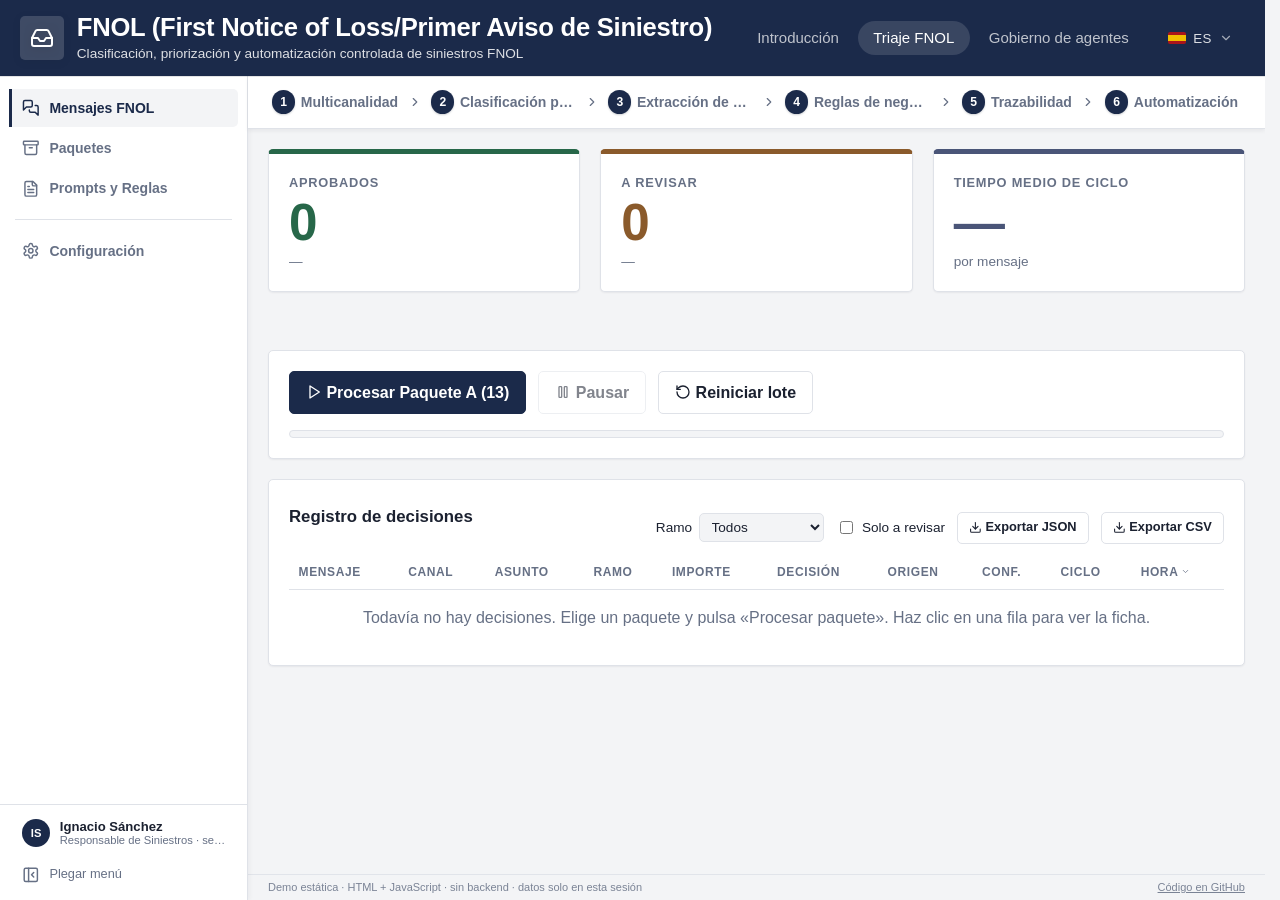
<file: index.html>
<!DOCTYPE html>
<html lang="es">
<head>
  <meta charset="utf-8">
  <meta name="viewport" content="width=device-width, initial-scale=1">
  <title data-i18n="triaje.pagina.fnol_primer_aviso_de"></title>
  <meta name="description" data-i18n-attr="content:triaje.pagina.demo_de_triaje_multicanal">
  <link rel="stylesheet" href="ui/triage/triaje.css?v=58">
  <link rel="stylesheet" href="ui/shared/shell.css?v=59">
  <link rel="stylesheet" href="ui/shared/cumplimiento.css?v=37">
  <!-- Menú lateral plegado antes de pintar (ui/shared/shell.js · CLAVE) -->
  <script>try { if (localStorage.getItem('shell.nav') === '0') document.documentElement.classList.add('nav-plegado'); } catch (e) { /* sin almacenamiento */ }</script>
</head>
<body>
  <header class="topbar">
    <div class="brand">
      <span class="brand-icon" aria-hidden="true"></span>
      <div>
        <h1 data-i18n="triaje.pagina.fnol_first_notice_of"></h1>
        <p class="brand-sub" data-i18n="triaje.pagina.clasificacion_priorizacion_y_automatizac"></p>
      </div>
    </div>
    <!-- Enlaces entre las tres páginas y selector de idioma: los pone ui/shared/shell.js (initCabecera) -->
    <div class="topbar-actions"></div>
  </header>


  <!-- Marco común con gobierno.html (ui/shared/shell.js): menú lateral plegable (plegado, solo iconos) con usuario y botón al pie -->
  <div class="shell" id="shell" data-pagina="triaje">
    <nav class="sidenav" data-i18n-attr="aria-label:triaje.shell.ajustes_del_triaje">
      <div class="sidenav-body" id="sidebar">
        <a class="nav-item is-active" href="#mensajes" data-vista="mensajes" aria-current="page" data-i18n-attr="title:triaje.nav.mensajes_fnol"><span data-lucide="messages-square" aria-hidden="true"></span><span class="lbl" data-i18n="triaje.nav.mensajes_fnol"></span></a>
        <a class="nav-item" href="#paquetes" data-vista="paquetes" data-i18n-attr="title:triaje.nav.paquetes"><span data-lucide="archive" aria-hidden="true"></span><span class="lbl" data-i18n="triaje.nav.paquetes"></span></a>
        <a class="nav-item" href="#prompts" data-vista="prompts" data-i18n-attr="title:triaje.nav.prompts_y_reglas"><span data-lucide="file-text" aria-hidden="true"></span><span class="lbl" data-i18n="triaje.nav.prompts_y_reglas"></span></a>
        <div class="nav-sep" role="presentation"></div>
        <a class="nav-item" href="#configuracion" data-vista="configuracion" data-i18n-attr="title:triaje.sidebar.configuracion"><span data-lucide="settings" aria-hidden="true"></span><span class="lbl" data-i18n="triaje.sidebar.configuracion"></span></a>
      </div>
      <div class="sidenav-foot"></div>
    </nav>
    <div class="shell-main">
    <!-- Fases del proceso, encima de la columna principal (el menú lateral llega hasta la cabecera): breadcrumb con ficha
         explicativa al pasar el ratón / clic -->
    <nav class="submenu" id="phases" data-i18n-attr="aria-label:triaje.phases.fases_del_proceso">
      <button type="button" class="phase" data-phase="multicanal" aria-expanded="false"><span class="step-n" aria-hidden="true">1</span> <span class="phase-lbl" data-i18n="triaje.phases.ag_de_multicanalidad"></span></button><span class="arrow" data-lucide="chevron-right" aria-hidden="true"></span>
      <button type="button" class="phase" data-phase="ramo" aria-expanded="false"><span class="step-n" aria-hidden="true">2</span> <span class="phase-lbl" data-i18n="triaje.phases.ag_de_clasificacion_por"></span></button><span class="arrow" data-lucide="chevron-right" aria-hidden="true"></span>
      <button type="button" class="phase" data-phase="datos" aria-expanded="false"><span class="step-n" aria-hidden="true">3</span> <span class="phase-lbl" data-i18n="triaje.phases.ag_de_extraccion_de"></span></button><span class="arrow" data-lucide="chevron-right" aria-hidden="true"></span>
      <button type="button" class="phase" data-phase="reglas" aria-expanded="false"><span class="step-n" aria-hidden="true">4</span> <span class="phase-lbl" data-i18n="triaje.phases.ag_de_reglas_de"></span></button><span class="arrow" data-lucide="chevron-right" aria-hidden="true"></span>
      <button type="button" class="phase" data-phase="registro" aria-expanded="false"><span class="step-n" aria-hidden="true">5</span> <span class="phase-lbl" data-i18n="triaje.phases.trazabilidad"></span></button><span class="arrow" data-lucide="chevron-right" aria-hidden="true"></span>
      <button type="button" class="phase" data-phase="automatizacion" aria-expanded="false"><span class="step-n" aria-hidden="true">6</span> <span class="phase-lbl" data-i18n="triaje.phases.automatizacion"></span></button>
      <!-- Panel emergente con la descripción de la fase (se rellena en ui/triage/triaje.js) -->
      <div id="phase-pop" class="phase-pop" role="tooltip" hidden>
        <div class="phase-pop-caret" aria-hidden="true"></div>
        <div id="phase-pop-body" class="phase-pop-body"></div>
      </div>
    </nav>
    <!-- Secciones a página completa (ui/triage/triaje.js · mostrarVista): cada una con su enlace en el menú lateral (#mensajes…) -->
    <main class="content">
      <!-- Mensajes FNOL: indicadores, lote y registro de decisiones -->
      <div class="vista" data-vista="mensajes">
        <section class="counters" data-i18n-attr="aria-label:triaje.shell.indicadores">
          <article class="card counter counter-ok">
            <span class="counter-label" data-i18n="triaje.shell.aprobados"></span>
            <span id="cnt-cleared" class="counter-value">0</span>
            <span id="pct-cleared" class="counter-sub">—</span>
          </article>
          <article class="card counter counter-review">
            <span class="counter-label" data-i18n="triaje.shell.a_revisar"></span>
            <span id="cnt-review" class="counter-value">0</span>
            <span id="pct-review" class="counter-sub">—</span>
          </article>
          <article class="card counter counter-time">
            <span class="counter-label" data-i18n="triaje.shell.tiempo_medio_de_ciclo"></span>
            <span id="cnt-cycle" class="counter-value">—</span>
            <span id="cycle-sub" class="counter-sub" data-i18n="triaje.cycle_sub.por_mensaje"></span>
          </article>
        </section>
        <div id="ramo-chips" class="chips" data-i18n-attr="aria-label:triaje.ramo_chips.desglose_por_ramo"></div>

        <section class="card actions">
          <div class="row wrap">
            <button id="btn-run" class="btn btn-primary" type="button"><span data-lucide="play" aria-hidden="true"></span> <span data-i18n="triaje.btn_run.procesar_paquete"></span></button>
            <button id="btn-pause" class="btn" type="button" disabled><span data-lucide="pause" aria-hidden="true"></span> <span data-i18n="triaje.btn_pause.pausar"></span></button>
            <button id="btn-reset" class="btn btn-ghost" type="button"><span data-lucide="rotate-ccw" aria-hidden="true"></span> <span data-i18n="triaje.btn_reset.reiniciar_lote"></span></button>
            <span id="run-status" class="status" role="status" aria-live="polite"></span>
          </div>
          <div class="progress" aria-hidden="true"><div id="progress-bar" class="progress-bar"></div></div>
        </section>

        <section class="card log">
          <div class="row wrap between">
            <h2><span data-i18n="triaje.shell.registro_de_decisiones"></span> <span id="log-count" class="muted"></span></h2>
            <div class="row wrap">
              <label class="inline"><span data-i18n="triaje.shell.ramo"></span>
                <select id="filter-ramo">
                  <option value="" data-i18n="triaje.filter_ramo.todos"></option>
                  <option value="Auto" data-i18n="triaje.filter_ramo.auto"></option>
                  <option value="Hogar" data-i18n="triaje.filter_ramo.hogar"></option>
                  <option value="Salud" data-i18n="triaje.filter_ramo.salud"></option>
                  <option value="Indeterminado" data-i18n="triaje.filter_ramo.indeterminado"></option>
                </select>
              </label>
              <label class="inline"><input id="filter-review" type="checkbox"> <span data-i18n="triaje.shell.solo_a_revisar"></span></label>
              <button id="btn-export-json" class="btn btn-ghost btn-sm" type="button"><span data-lucide="download" aria-hidden="true"></span> <span data-i18n="triaje.btn_export_json.exportar_json"></span></button>
              <button id="btn-export-csv" class="btn btn-ghost btn-sm" type="button"><span data-lucide="download" aria-hidden="true"></span> <span data-i18n="triaje.btn_export_csv.exportar_csv"></span></button>
            </div>
          </div>
          <div class="table-wrap">
            <table id="log-table">
              <thead>
                <tr>
                  <th data-sort="id" data-i18n="triaje.log_table.mensaje"></th>
                  <th data-sort="canal" data-i18n="triaje.canal"></th>
                  <th data-sort="asunto" data-i18n="triaje.asunto"></th>
                  <th data-sort="ramo" data-i18n="triaje.shell.ramo"></th>
                  <th data-sort="importe" data-i18n="triaje.log_table.importe"></th>
                  <th data-sort="decision" data-i18n="triaje.log_table.decision"></th>
                  <th data-sort="origen" data-i18n="triaje.log_table.origen"></th>
                  <th data-sort="confianza" data-i18n="triaje.log_table.conf"></th>
                  <th data-sort="duracion_ms" data-i18n="triaje.log_table.ciclo"></th>
                  <th data-sort="timestamp" data-i18n="triaje.log_table.hora"></th>
                </tr>
              </thead>
              <tbody id="log-body"></tbody>
            </table>
            <p id="log-empty" class="muted center" data-i18n="triaje.log_empty.todavia_no_hay_decisiones"></p>
          </div>
        </section>
      </div>

      <!-- Paquetes: el que se elige aquí es el que procesa «Mensajes FNOL». Tabla ordenable; cada fila despliega el mensaje -->
      <div class="vista" data-vista="paquetes" hidden>
        <section class="card">
          <h2 data-i18n="triaje.sidebar.paquete_de_mensajes"></h2>
          <select id="sel-paquete" data-i18n-attr="aria-label:triaje.sidebar.paquete_de_mensajes"></select>
          <p id="paquete-desc" class="hint"></p>
          <div class="table-wrap">
            <table id="paquete-tabla" class="paq-tabla">
              <thead>
                <tr>
                  <th class="paq-exp"><span class="sr-only" data-i18n="triaje.paq.desplegar"></span></th>
                  <th data-sort="n" data-i18n="triaje.paq.orden"></th>
                  <th data-sort="id" data-i18n="triaje.log_table.mensaje"></th>
                  <th data-sort="canal" data-i18n="triaje.canal"></th>
                  <th data-sort="remitente" data-i18n="triaje.remitente"></th>
                  <th data-sort="fecha" data-i18n="triaje.recibido"></th>
                  <th data-sort="asunto" data-i18n="triaje.asunto"></th>
                  <th data-sort="adjuntos" data-i18n="triaje.adjuntos"></th>
                </tr>
              </thead>
              <tbody id="paquete-lista"></tbody>
            </table>
          </div>
        </section>
      </div>

      <!-- Configuración: procesamiento, envío al modelo y conexión con Azure AI Foundry (página propia, siempre abierta) -->
      <div class="vista" data-vista="configuracion" hidden>
        <div class="cfg-dos">
          <section class="card cfg-grupo">
            <h2 data-i18n="triaje.config.procesamiento"></h2>
            <label>
              <span data-i18n="triaje.sidebar.motor_de_triaje"></span>
              <select id="sel-motor">
                <option value="auto" data-i18n="triaje.sel_motor.automatico_ia_si_esta"></option>
                <option value="guardado" data-i18n="triaje.sel_motor.resultados_guardados_reproduccion_35"></option>
                <option value="archivo" disabled data-i18n="triaje.sel_motor.archivo_cargado_reproduccion_35"></option>
              </select>
              <small id="motor-hint"></small>
            </label>
            <label>
              <span data-i18n="triaje.sidebar.reproducir_desde_archivo"></span>
              <input id="file-replay" type="file" accept="application/json,.json">
              <small data-i18n="triaje.sidebar.carga_un_json_exportado"></small>
            </label>
          </section>
          <section class="card cfg-grupo">
            <h2 data-i18n="triaje.config.envio_al_modelo"></h2>
            <label>
              <span data-i18n="triaje.sidebar.llamadas_a_la_ia"></span>
              <select id="sel-estrategia">
                <option value="1paso" data-i18n="triaje.sel_estrategia.1_paso_clasificar_y"></option>
                <option value="2pasos" data-i18n="triaje.sel_estrategia.2_pasos_clasificar_ramo"></option>
              </select>
              <small data-i18n="triaje.sidebar.1_paso_una_llamada"></small>
            </label>
            <label class="check-row">
              <span class="check-line"><input id="chk-seud" type="checkbox" checked> <span data-i18n="triaje.sidebar.seudonimizar_antes_de_enviar"></span></span>
              <small data-i18n="triaje.sidebar.nombres_dni_telefono_iban"></small>
            </label>
          </section>
        </div>
        <section id="config-panel" class="card cfg-grupo">
          <div class="row wrap between vista-cab">
            <h2 data-i18n="triaje.config_panel.azure_ai_foundry"></h2>
            <span class="ai-estado"><span id="ai-dot" class="dot dot-off" aria-hidden="true"></span> <span id="ai-estado"></span></span>
          </div>
          <p class="hint" data-i18n-html="triaje.config_panel.la_configuracion_se_guarda"></p>
          <div class="grid-2 cfg-azure">
            <label>
              <span data-i18n="triaje.config_panel.endpoint"></span>
              <input id="cfg-endpoint" type="url" autocomplete="off" spellcheck="false" data-i18n-attr="placeholder:triaje.cfg_endpoint.https_mi_recurso_services">
              <small data-i18n-html="triaje.config_panel.url_del_recurso_si"></small>
            </label>
            <label>
              <span data-i18n="triaje.config_panel.deployment_modelo"></span>
              <input id="cfg-deployment" type="text" autocomplete="off" spellcheck="false" data-i18n-attr="placeholder:triaje.cfg_deployment.gpt_5_nano">
            </label>
            <label>
              <span data-i18n="triaje.config_panel.ruta_de_api"></span>
              <select id="cfg-route">
                <option value="v1" data-i18n="triaje.cfg_route.v1_openai_v1_chat"></option>
                <option value="responses" data-i18n="triaje.cfg_route.responses_api_openai_v1"></option>
                <option value="deployments" data-i18n="triaje.cfg_route.clasica_openai_deployments_deployment"></option>
                <option value="models" data-i18n="triaje.cfg_route.foundry_models_models_chat"></option>
              </select>
            </label>
            <label>
              <span data-i18n-html="triaje.config_panel.api_version_solo_rutas"></span>
              <input id="cfg-api-version" type="text" autocomplete="off" spellcheck="false" data-i18n-attr="placeholder:triaje.cfg_api_version.2024_10_21_2024">
            </label>
            <label>
              <span data-i18n="triaje.config_panel.api_key"></span>
              <input id="cfg-api-key" type="password" placeholder="••••••••••••••••" autocomplete="off" spellcheck="false">
            </label>
          </div>
          <div class="row">
            <button id="btn-test-ai" class="btn" type="button" data-i18n="triaje.btn_test_ai.probar_conexion"></button>
            <button id="btn-clear-ai" class="btn btn-ghost" type="button" data-i18n="triaje.btn_clear_ai.borrar_clave"></button>
            <span id="ai-status" class="status" role="status" aria-live="polite"></span>
          </div>
        </section>
      </div>

      <!-- Prompts y Reglas: prompt base y una regla por ramo, editables -->
      <div class="vista" data-vista="prompts" hidden>
        <section class="card">
          <h2 data-i18n="triaje.nav.prompts_y_reglas"></h2>
          <div id="prompt-sections" class="prompt-sections"></div>
        </section>
      </div>
    </main>
      <footer class="pie" data-i18n-html="triaje.shell.demo_estatica_html_javascript"></footer>
    </div>
  </div>

  <!-- Editor ancho de un bloque de prompt (el menú lateral es estrecho) -->
  <dialog id="modal-prompt" class="modal modal-prompt" aria-labelledby="modal-prompt-title">
    <div class="modal-head"><h2 id="modal-prompt-title"></h2><button class="btn btn-ghost btn-icon" type="button" onclick="this.closest('dialog').close()" data-i18n-attr="aria-label:triaje.modal_prompt.cerrar"><span data-lucide="x" aria-hidden="true"></span></button></div>
    <div class="modal-prompt-body">
      <textarea id="prompt-grande" spellcheck="false" data-i18n-attr="aria-label:triaje.prompt_grande.texto_del_bloque_de"></textarea>
      <div class="row between"><small class="muted" id="prompt-grande-count"></small>
        <span class="row"><button class="btn btn-ghost btn-sm" type="button" id="prompt-grande-restaurar" data-i18n="triaje.prompt_grande_restaurar.restaurar_original"></button><button class="btn btn-sm" type="button" onclick="this.closest('dialog').close()" data-i18n="triaje.modal_prompt.cancelar"></button><button class="btn btn-primary btn-sm" type="button" id="prompt-grande-guardar"><span data-lucide="check" aria-hidden="true"></span> <span data-i18n="triaje.prompt_grande_guardar.guardar"></span></button></span></div>
    </div>
  </dialog>

  <!-- Ficha de un mensaje -->
  <dialog id="modal" class="modal ficha" aria-labelledby="modal-title">
    <div class="modal-head">
      <div class="mh-title"><span id="modal-canal" class="mh-ico" aria-hidden="true"></span><h2 id="modal-title"></h2></div>
      <div class="mh-actions">
        <span id="modal-pos" class="mh-pos" aria-live="polite"></span>
        <button id="modal-prev" class="btn btn-ghost btn-icon" type="button" data-i18n-attr="title:triaje.modal_prev.anterior;aria-label:triaje.modal_prev.mensaje_anterior"></button>
        <button id="modal-next" class="btn btn-ghost btn-icon" type="button" data-i18n-attr="title:triaje.modal_next.siguiente;aria-label:triaje.modal_next.mensaje_siguiente"></button>
        <button id="modal-close" class="btn btn-ghost btn-icon" type="button" data-i18n-attr="aria-label:triaje.modal_prompt.cerrar"><span data-lucide="x" aria-hidden="true"></span></button>
      </div>
    </div>
    <div class="ficha-kpis" id="modal-kpis"></div>
    <div class="ficha-rev" id="modal-rev" hidden></div>
    <div class="ficha-tabs" id="modal-tabs" role="tablist" data-i18n-attr="aria-label:triaje.modal_tabs.secciones_de_la_ficha"></div>
    <div class="ficha-body">
      <section class="ficha-panel" id="tab-mensaje" role="tabpanel">
        <div class="ficha-resumen">
          <div class="ficha-col">
            <h3 data-i18n="triaje.tab_mensaje.datos_del_mensaje"></h3>
            <div class="box"><dl id="modal-mensaje" class="kv"></dl></div>
            <h3 data-i18n="triaje.tab_mensaje.mensaje_con_evidencias"></h3>
            <div id="modal-texto" class="msg-text msg-evid"></div>
          </div>
          <div class="ficha-col">
            <div class="ev-head">
              <h3 id="ev-titulo" aria-live="polite" data-i18n="triaje.ev_titulo.evidencias"></h3>
              <button id="btn-leyenda" class="btn-leyenda" type="button" aria-expanded="false" aria-controls="ev-pop"><span data-lucide="info" aria-hidden="true"></span> <span data-i18n="triaje.btn_leyenda.leyenda"></span></button>
              <div id="ev-pop" class="ev-pop" role="tooltip" hidden>
                <h4 data-i18n="triaje.ev_pop.leyenda_de_las_evidencias"></h4>
                <ul class="ev-leyenda" data-i18n-attr="aria-label:triaje.ev_pop.leyenda_de_colores_de">
                  <li data-kind="ev-ramo"><mark class="ev ev-ramo" data-i18n="triaje.ev_pop.ramo"></mark><span data-i18n-html="triaje.ev_pop.ramo_indicio_que_justifica"></span></li>
                  <li data-kind="ev-dato"><mark class="ev ev-dato" data-i18n="triaje.ev_pop.dato"></mark><span data-i18n-html="triaje.ev_pop.dato_extraido_poliza_importe"></span></li>
                  <li data-kind="ev-fecha"><mark class="ev ev-fecha" data-i18n="triaje.ev_pop.fecha"></mark><span data-i18n-html="triaje.ev_pop.fecha_del_hecho_cuando"></span></li>
                  <li data-kind="ev-incumple"><mark class="ev ev-incumple" data-i18n="triaje.ev_pop.regla"></mark><span data-i18n-html="triaje.ev_pop.regla_que_incumple_motivo"></span></li>
                  <li data-kind="ev-regla"><mark class="ev ev-regla" data-i18n="triaje.ev_pop.regla"></mark><span data-i18n-html="triaje.ev_pop.regla_que_cumple_prueba"></span></li>
                </ul>
                <p class="small muted"><span data-i18n="triaje.ev_pop.etiquetas"></span> <span class="ev-tag ok" data-i18n="triaje.ev_pop.verificada"></span> <span data-i18n="triaje.ev_pop.el_modelo_la_cito"></span> <span class="ev-tag aprox" data-i18n="triaje.ev_pop.reconstruida"></span> <span data-i18n="triaje.ev_pop.deducida_de_los_datos"></span> <span class="ev-tag ko" data-i18n="triaje.ev_pop.no_localizada"></span> <span data-i18n="triaje.ev_pop.la_cita_no_aparece"></span></p>
              </div>
            </div>
            <p class="small ev-explica" data-i18n="triaje.tab_mensaje.que_es_una_evidencia"></p>
            <p class="small muted" id="modal-evid-resumen"></p>
            <ol id="modal-evid" class="ev-list"></ol>
          </div>
        </div>
      </section>
      <section class="ficha-panel" id="tab-adjuntos" role="tabpanel" hidden>
        <div class="adj-layout">
          <ul id="adj-lista" class="adj-lista" data-i18n-attr="aria-label:triaje.adj_lista.adjuntos_del_mensaje"></ul>
          <div class="adj-centro">
            <div id="adj-barra" class="adj-barra"></div>
            <div id="adj-visor" class="adj-visor"></div>
          </div>
          <aside id="adj-datos" class="adj-datos" data-i18n-attr="aria-label:triaje.adj_datos.datos_extraidos_del_adjunto"></aside>
        </div>
      </section>
      <section class="ficha-panel" id="tab-datos" role="tabpanel" hidden>
        <div class="dlayout">
          <div class="dcol">
            <h3 data-i18n="triaje.tab_datos.datos_extraidos"></h3>
            <p class="small muted" id="ent-resumen"></p>
            <div id="ent-filas" class="dsecciones"></div>
          </div>
          <aside class="dcol daside">
            <h3 data-i18n="triaje.tab_datos.mensaje_original"></h3>
            <ul class="ent-leyenda" id="ent-leyenda" data-i18n-attr="aria-label:triaje.tab_datos.tipos_de_entidad"></ul>
            <div id="ent-texto" class="msg-text ent-texto"></div>
            <p class="small muted" data-i18n="triaje.tab_datos.pulsa_un_dato"></p>
          </aside>
        </div>
      </section>
      <section class="ficha-panel" id="tab-reglas" role="tabpanel" hidden>
        <h3 id="modal-reglas-h" data-i18n="triaje.modal_reglas_h.reglas_de_negocio_del"></h3>
        <ul id="modal-criterios" class="criterios"></ul>
        <div id="modal-fraude-ind" class="fr-bloque"></div>
      </section>
      <section class="ficha-panel" id="tab-razonamiento" role="tabpanel" hidden>
        <div class="ficha-resumen">
          <div class="ficha-col">
            <h3 data-i18n="triaje.shell.ramo"></h3>
            <p id="modal-ramo"></p>
            <ul id="modal-ramo-criterios" class="ramo-criterios"></ul>
            <h3 data-i18n="triaje.log_table.decision"></h3>
            <dl id="modal-resultado" class="kv"></dl>
          </div>
          <div class="ficha-col">
            <div id="modal-sig" class="sig-card"></div>
            <h3 data-i18n="triaje.tab_razonamiento.cronologia_del_procesamiento"></h3>
            <ol id="modal-crono" class="crono"></ol>
          </div>
        </div>
      </section>
      <section class="ficha-panel" id="tab-json" role="tabpanel" hidden>
        <div class="row between wrap raw-head">
          <h3 style="margin:0;border:0;padding:0" data-i18n="triaje.tab_json.respuesta_cruda_del_modelo"></h3>
          <div class="row">
            <div class="seg" role="group" data-i18n-attr="aria-label:triaje.tab_json.contenido_de_la_respuesta">
              <button type="button" class="seg-btn" data-raw="enviado" aria-pressed="false" data-i18n="triaje.tab_json.enviado_al_modelo"></button>
              <button type="button" class="seg-btn" data-raw="modelo" aria-pressed="false" data-i18n="triaje.tab_json.salida_del_modelo"></button>
              <button type="button" class="seg-btn" data-raw="gobierno" aria-pressed="true" data-i18n="triaje.tab_json.gobierno"></button>
            </div>
            <button id="modal-copy-raw" class="btn btn-sm" type="button"></button>
          </div>
        </div>
        <div class="row between wrap raw-filtro" id="raw-filtro">
          <ul class="raw-leyenda" id="raw-leyenda" data-i18n-attr="aria-label:triaje.raw_leyenda.ver_solo_una_parte">
            <li><button type="button" class="rl-btn" data-foco="pii" aria-pressed="false"><i class="rl-pii"></i><span data-i18n="triaje.raw_leyenda.dato_personal"></span></button></li><li><button type="button" class="rl-btn" data-foco="salud" aria-pressed="false"><i class="rl-art9"></i><span data-i18n="triaje.raw_leyenda.salud_rgpd_art_9"></span></button></li><li><button type="button" class="rl-btn" data-foco="tag" aria-pressed="false"><i class="rl-tag"></i><span data-i18n="triaje.raw_leyenda.clave_usada_para_trazabilidad"></span></button></li>
            <li class="rl-gob"><button type="button" class="rl-btn" data-foco="traz" aria-pressed="false"><i class="rl-traz"></i><span data-i18n="triaje.phases.trazabilidad"></span></button></li><li class="rl-gob"><button type="button" class="rl-btn" data-foco="expl" aria-pressed="false"><i class="rl-expl"></i><span data-i18n="triaje.raw_leyenda.explicabilidad"></span></button></li><li class="rl-gob"><button type="button" class="rl-btn" data-foco="sup" aria-pressed="false"><i class="rl-sup"></i><span data-i18n="triaje.raw_leyenda.supervision_humana"></span></button></li><li class="rl-gob"><button type="button" class="rl-btn" data-foco="ret" aria-pressed="false"><i class="rl-ret"></i><span data-i18n="triaje.raw_leyenda.retencion"></span></button></li><li class="rl-gob"><button type="button" class="rl-btn" data-foco="norma" aria-pressed="false"><i class="rl-norma"></i><span data-i18n="triaje.raw_leyenda.norma"></span></button></li>
          </ul>
          <div class="row raw-plegar">
            <button type="button" class="btn btn-sm" data-plegar="todo" data-i18n="triaje.raw_filtro.plegar_todo"></button>
            <button type="button" class="btn btn-sm" data-plegar="nada" data-i18n="triaje.raw_filtro.desplegar_todo"></button>
          </div>
        </div>
        <pre id="modal-raw" class="raw"></pre>
        <p class="small muted raw-nota" id="raw-nota"></p>
      </section>
    </div>
  </dialog>

  <script src="locales/idiomas.js?v=2"></script>
  <script src="core/i18n/i18n.js?v=6"></script>
  <script src="core/i18n/cargar.js?v=27"></script>
  <script src="ui/shared/icons.js?v=41"></script>
  <script src="data/generated/recorrido.js?v=50"></script>
  <script src="ui/shared/shell.js?v=74"></script>
  <script src="data/demo/mensajes.js?v=39"></script>
  <script src="data/demo/resultados.js?v=39"></script>
  <script src="data/demo/fraude.js?v=37"></script>
  <script src="core/prompts.js?v=38"></script>
  <script src="core/i18n/traducir-datos.js?v=1"></script>
  <script src="core/fechas.js?v=37"></script>
  <script src="core/evidencias.js?v=42"></script>
  <script src="core/cumplimiento.js?v=47"></script>
  <script src="core/fraude.js?v=39"></script>
  <script src="core/adjuntos.js?v=2"></script>
  <script src="core/entidades.js?v=2"></script>
  <script src="core/motor-local.js?v=4"></script>
  <script src="core/registro.js?v=2"></script>
  <script src="ui/triage/triaje.js?v=66"></script>
</body>
</html>
</file>
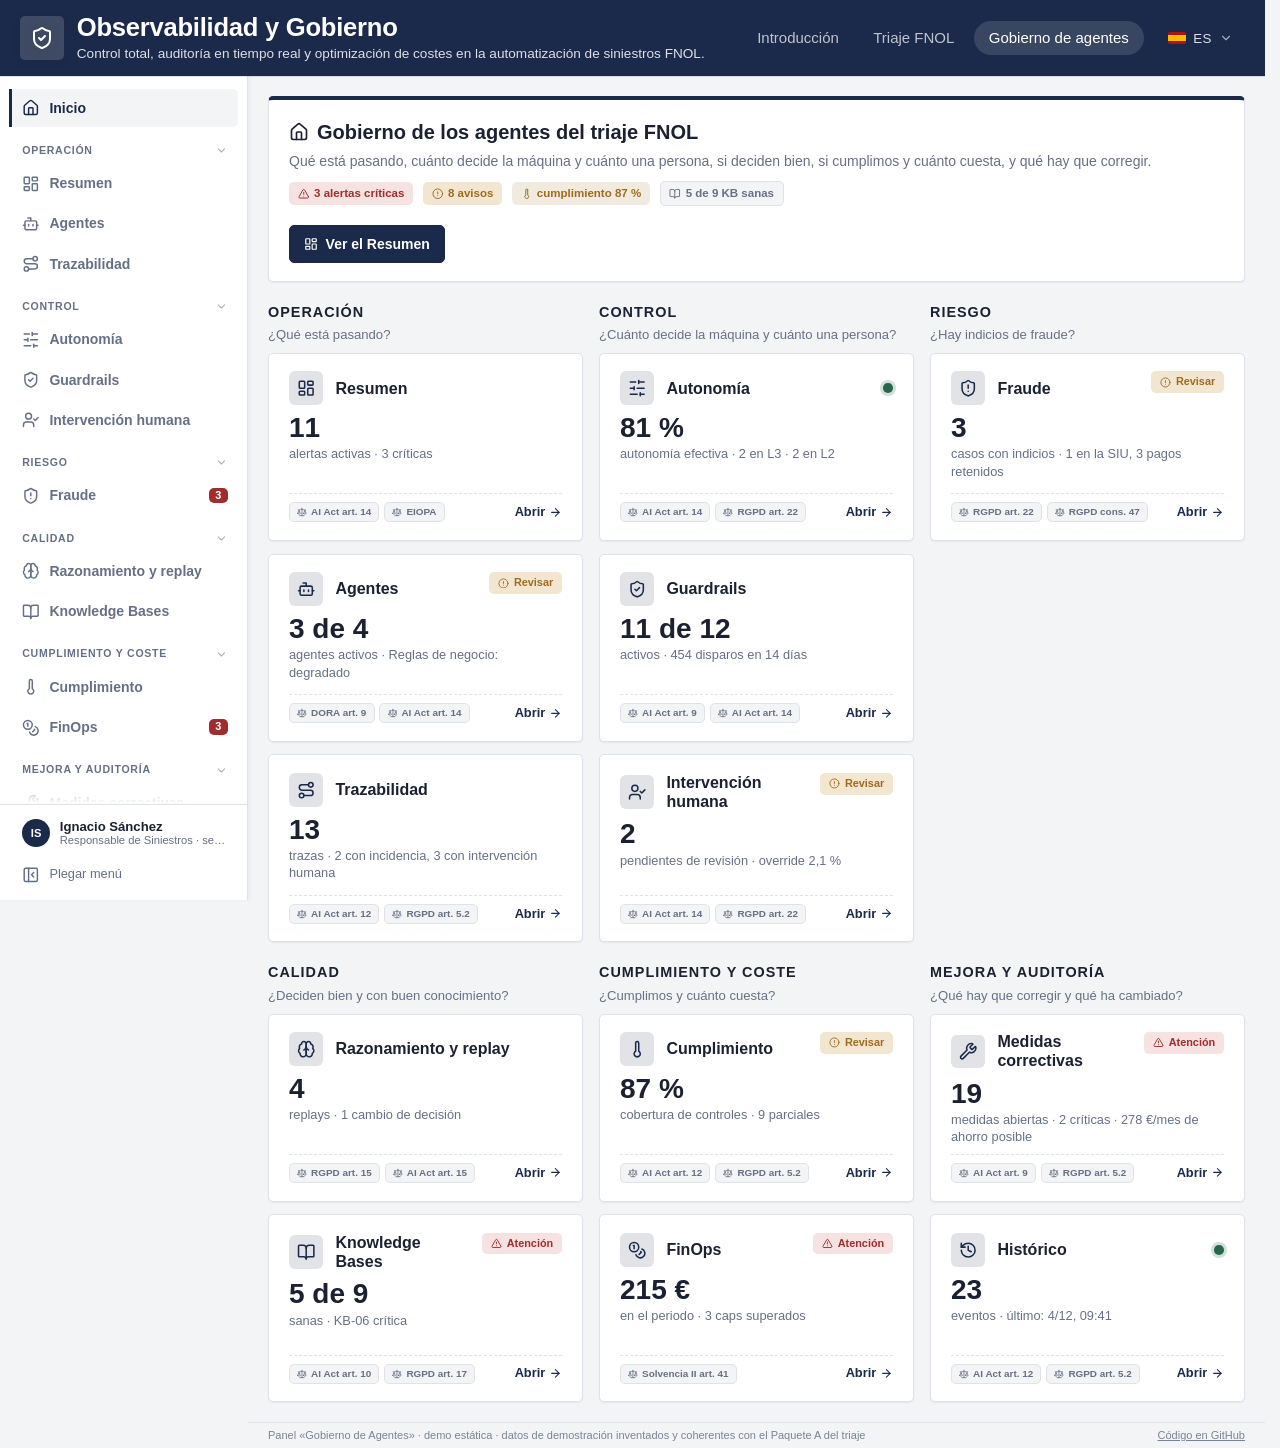
<file: gobierno.html>
<!DOCTYPE html>
<html lang="es">
<head>
  <meta charset="utf-8">
  <meta name="viewport" content="width=device-width, initial-scale=1">
  <title data-i18n="gob.pagina.gobierno_observabilidad_y_finops"></title>
  <meta name="description" data-i18n-attr="content:gob.pagina.panel_de_control_agentico">
  <link rel="stylesheet" href="ui/governance/gobierno.css?v=43">
  <link rel="stylesheet" href="ui/shared/shell.css?v=59">
  <link rel="stylesheet" href="ui/shared/cumplimiento.css?v=37">
  <!-- Menú lateral plegado antes de pintar (ui/shared/shell.js · CLAVE) -->
  <script>try { if (localStorage.getItem('shell.nav') === '0') document.documentElement.classList.add('nav-plegado'); } catch (e) { /* sin almacenamiento */ }</script>
</head>
<body>
<header class="topbar">
  <div class="brand">
    <span class="brand-icon" aria-hidden="true"></span>
    <div>
      <h1 data-i18n="gob.pagina.gobierno_observabilidad_y_finops"></h1>
      <p class="brand-sub" data-i18n="gob.pagina.control_total_auditoria_en"></p>
    </div>
  </div>
  <!-- Enlaces entre las tres páginas y selector de idioma: los pone ui/shared/shell.js (initCabecera) -->
  <div class="topbar-actions"></div>
</header>
<div class="tip" id="tip"></div>
<!-- Marco común con index.html (ui/shared/shell.js): menú lateral plegable (plegado, solo iconos) con usuario y botón al pie -->
<div class="shell" id="shell" data-pagina="gobierno">
<nav class="sidenav" data-i18n-attr="aria-label:gob.shell.secciones">
  <div id="tabs" class="sidenav-body" role="tablist" aria-orientation="vertical"></div>
  <div class="sidenav-foot"></div>
</nav>
<div class="shell-main">
<main class="gb-main">

<!-- ───────────── INICIO (landing) ───────────── -->
<section class="view is-active" data-view="inicio">
  <div class="card inicio-hero" id="inicio-hero"></div>
  <div class="inicio-grupos" id="inicio-grupos"></div>
</section>

<!-- ───────────── CONFIGURACIÓN ───────────── -->
<!-- Mismo formato que la Configuración del triaje (ui/shared/shell.css · .cfg-grupo): un bloque por tema, cada campo con su explicación -->
<section class="view" data-view="config">
  <div class="cfg-dos">
    <section class="card cfg-grupo">
      <h2 data-i18n="gob.config.origen_de_los_datos"></h2>
      <label>
        <span data-i18n="gob.fuente.fuente_de_datos"></span>
        <select id="fuente">
          <option value="demo" data-i18n="gob.fuente.demo_paquete_a_14"></option>
          <option value="sesion" data-i18n="gob.fuente.sesion_actual_registro_del"></option>
          <option value="archivo" disabled data-i18n="gob.fuente.archivo_json_cargado"></option>
        </select>
        <small data-i18n="gob.config.fuente_ayuda"></small>
      </label>
      <div class="cfg-campo">
        <span data-i18n="gob.config.archivo_de_trazas"></span>
        <input id="file-json" type="file" accept="application/json,.json" hidden>
        <span><button class="btn" type="button" id="btn-json"></button></span>
        <small data-i18n="gob.config.archivo_ayuda"></small>
      </div>
      <p id="fuente-status" class="cfg-estado" role="status" aria-live="polite"></p>
    </section>
    <section class="card cfg-grupo">
      <h2 data-i18n="gob.config.periodo_de_analisis"></h2>
      <label>
        <span data-i18n="gob.pagina.periodo"></span>
        <select id="periodo">
          <option value="14" data-i18n="gob.periodo.ultimos_14_dias"></option><option value="7" data-i18n="gob.periodo.ultimos_7_dias"></option><option value="1" data-i18n="gob.periodo.hoy"></option>
        </select>
        <small data-i18n="gob.config.periodo_ayuda"></small>
      </label>
    </section>
  </div>
</section>

<!-- ───────────── RESUMEN ───────────── -->
<section class="view" data-view="resumen">
  <div class="kpis" id="kpis"></div>
  <div class="card">
    <div class="card-head"><h2 id="h-agentes"></h2><span class="muted small" data-i18n="gob.shell.estado_en_vivo_nivel"></span></div>
    <div class="agents" id="agents"></div>
  </div>
  <div class="two">
    <div class="card">
      <div class="card-head"><h2 id="h-coste"></h2><span class="muted small" id="coste-sub" data-i18n="gob.coste_sub.dia_linea_discontinua_cap"></span><button class="btn btn-sm" type="button" data-kpi-fin="coste-cap" id="btn-coste-cap"></button></div>
      <div id="chart-coste" class="chart-click" data-kpi-fin="coste-cap" role="button" tabindex="0" aria-haspopup="dialog" data-i18n-attr="title:gob.chart_coste.ampliar_el_grafico"></div>
      <div class="legend" id="legend-coste"></div>
    </div>
    <div class="card">
      <div class="card-head"><h2 id="h-alertas"></h2><button class="btn btn-sm" type="button" data-goto="historico" data-i18n="gob.shell.ver_historico"></button></div>
      <div class="alerts" id="alerts"></div>
    </div>
  </div>
  <div class="two">
    <div class="card">
      <div class="card-head"><h2 id="h-res-cmp"></h2><button class="btn btn-sm" type="button" data-goto="cumplimiento" data-i18n="gob.shell.abrir_el_termometro"></button></div>
      <div id="res-cumplimiento"></div>
    </div>
    <div class="card">
      <div class="card-head"><h2 id="h-res-kb"></h2><button class="btn btn-sm" type="button" data-goto="knowledge" data-i18n="gob.shell.abrir_knowledge_bases"></button></div>
      <div id="res-conocimiento"></div>
    </div>
  </div>
  <div class="card">
    <div class="card-head"><h2 id="h-ultimas"></h2><span class="muted small" data-i18n="gob.shell.clic_en_una_traza"></span><button class="btn btn-sm" type="button" data-goto="trazas" data-i18n="gob.shell.abrir_trazabilidad"></button></div>
    <div class="tw"><table><thead><tr><th data-i18n="gob.shell.traza"></th><th data-i18n="gob.shell.hora"></th><th data-i18n="gob.shell.mensaje"></th><th data-i18n="gob.shell.canal"></th><th data-i18n="gob.shell.ramo"></th><th data-i18n="gob.shell.decision"></th><th data-i18n="gob.shell.autonomia"></th><th data-i18n="gob.shell.ciclo"></th><th data-i18n="gob.shell.coste"></th><th data-i18n="gob.shell.datos_pers"></th><th data-i18n="gob.shell.kb"></th></tr></thead><tbody id="ultimas"></tbody></table></div>
  </div>
</section>

<!-- ───────────── AGENTES ───────────── -->
<section class="view" data-view="agentes">
  <div class="ag-tabs" id="ag-tabs" role="tablist" data-i18n-attr="aria-label:gob.ag_tabs.agentes_en_el_orden"></div>
  <div class="ag-ficha" id="ag-ficha"></div>
</section>

<!-- ───────────── TRAZABILIDAD ───────────── -->
<section class="view" data-view="trazas">
  <div class="card detalle-fijo" id="traza-detalle"></div>
  <div class="card">
    <div class="card-head">
      <h2 id="h-trazas"></h2>
      <div class="row">
        <label class="f"><span data-i18n="gob.shell.agente"></span><select id="t-agente"><option value="" data-i18n="gob.t_agente.todos"></option><option value="multicanal" data-i18n="gob.t_agente.multicanalidad"></option><option value="clasificacion" data-i18n="gob.t_agente.clasificacion"></option><option value="extraccion" data-i18n="gob.t_agente.extraccion"></option><option value="reglas" data-i18n="gob.t_agente.reglas"></option></select></label>
        <label class="f"><span data-i18n="gob.shell.canal"></span><select id="t-canal"><option value="" data-i18n="gob.t_agente.todos"></option><option value="email" data-i18n="gob.t_canal.email"></option><option value="web" data-i18n="gob.t_canal.formulario_web"></option><option value="chat" data-i18n="gob.t_canal.chat"></option><option value="telefono" data-i18n="gob.t_canal.telefono"></option><option value="whatsapp" data-i18n="gob.t_canal.whatsapp"></option></select></label>
        <label class="f"><span data-i18n="gob.shell.decision"></span><select id="t-dec"><option value="" data-i18n="gob.t_dec.todas"></option><option value="DESPEJADO" data-i18n="gob.t_dec.aprobado"></option><option value="REVISION" data-i18n="gob.t_dec.a_revisar"></option></select></label>
        <label class="f"><span data-i18n="gob.shell.resultado"></span><select id="t-res"><option value="" data-i18n="gob.t_agente.todos"></option><option value="auto" data-i18n="gob.t_res.autonomo"></option><option value="persona" data-i18n="gob.t_res.con_intervencion_humana"></option><option value="humano" data-i18n="gob.t_res.escalado_a_humano"></option><option value="override" data-i18n="gob.t_res.con_override"></option><option value="incidencia" data-i18n="gob.t_res.con_incidencia"></option></select></label>
      </div>
      <button class="btn btn-sm" type="button" id="btn-export-trazas"></button>
    </div>
    <div class="tw"><table><thead><tr><th data-i18n="gob.shell.traza"></th><th data-i18n="gob.shell.hora"></th><th data-i18n="gob.shell.mensaje"></th><th data-i18n="gob.shell.canal"></th><th data-i18n="gob.shell.ramo"></th><th data-i18n="gob.shell.decision"></th><th data-i18n="gob.shell.autonomia"></th><th data-i18n="gob.shell.conf"></th><th data-i18n="gob.shell.ciclo"></th><th data-i18n="gob.shell.tokens"></th><th data-i18n="gob.shell.coste"></th><th data-i18n="gob.shell.incidencias"></th></tr></thead><tbody id="t-trazas"></tbody></table></div>
  </div>
</section>

<!-- ───────────── REASONING & REPLAY ───────────── -->
<section class="view" data-view="replay">
  <div class="resizable-row" id="reasoning-row" style="--pane-w:55%">
    <div class="resizable-pane">
      <div class="card" id="r-lista">
        <div class="card-head">
          <h2 id="r-summary"></h2>
          <span class="muted small" id="r-summary-sel"></span>
        </div>
        <div class="row" style="margin-bottom:.5rem">
          <label class="f"><span data-i18n="gob.shell.agente"></span><select id="r-agente"><option value="" data-i18n="gob.t_agente.todos"></option><option value="multicanal" data-i18n="gob.t_agente.multicanalidad"></option><option value="clasificacion" data-i18n="gob.t_agente.clasificacion"></option><option value="extraccion" data-i18n="gob.t_agente.extraccion"></option><option value="reglas" data-i18n="gob.t_agente.reglas"></option></select></label>
          <label class="f"><span data-i18n="gob.shell.canal"></span><select id="r-canal"><option value="" data-i18n="gob.t_agente.todos"></option><option value="email" data-i18n="gob.t_canal.email"></option><option value="web" data-i18n="gob.t_canal.formulario_web"></option><option value="chat" data-i18n="gob.t_canal.chat"></option><option value="telefono" data-i18n="gob.t_canal.telefono"></option><option value="whatsapp" data-i18n="gob.t_canal.whatsapp"></option></select></label>
          <label class="f"><span data-i18n="gob.shell.decision"></span><select id="r-dec"><option value="" data-i18n="gob.t_dec.todas"></option><option value="DESPEJADO" data-i18n="gob.t_dec.aprobado"></option><option value="REVISION" data-i18n="gob.t_dec.a_revisar"></option></select></label>
          <label class="f"><span data-i18n="gob.shell.resultado"></span><select id="r-res"><option value="" data-i18n="gob.t_agente.todos"></option><option value="auto" data-i18n="gob.t_res.autonomo"></option><option value="persona" data-i18n="gob.t_res.con_intervencion_humana"></option><option value="humano" data-i18n="gob.t_res.escalado_a_humano"></option><option value="override" data-i18n="gob.t_res.con_override"></option><option value="incidencia" data-i18n="gob.t_res.con_incidencia"></option></select></label>
        </div>
        <span class="muted small" style="margin-bottom:.5rem" data-i18n="gob.r_lista.clic_en_una_traza"></span>
        <div class="tw pane-scroll"><table><thead><tr><th data-i18n="gob.shell.traza"></th><th data-i18n="gob.shell.hora"></th><th data-i18n="gob.shell.mensaje"></th><th data-i18n="gob.shell.canal"></th><th data-i18n="gob.shell.ramo"></th><th data-i18n="gob.shell.decision"></th><th data-i18n="gob.shell.autonomia"></th><th data-i18n="gob.shell.conf"></th><th data-i18n="gob.shell.ciclo"></th><th data-i18n="gob.shell.tokens"></th><th data-i18n="gob.shell.coste"></th><th data-i18n="gob.shell.incidencias"></th></tr></thead><tbody id="r-trazas"></tbody></table></div>
      </div>
    </div>
    <div class="resize-handle" id="reasoning-resizer" role="separator" aria-orientation="vertical" tabindex="0" data-i18n-attr="aria-label:gob.reasoning_resizer.redimensionar_trazas_y_razonamiento"><i data-lucide="grip-vertical"></i></div>
    <div class="resizable-pane">
      <div class="card">
        <div class="card-head"><h2 id="h-reasoning"></h2><span class="muted small" id="r-traza-sel"></span></div>
        <p class="muted small" style="margin-bottom:.8rem" data-i18n="gob.reasoning_row.lo_que_registro_cada"></p>
        <div class="steps pane-scroll" id="steps"></div>
      </div>
    </div>
  </div>
  <div class="detail">
    <div class="card" id="card-replay">
      <div class="card-head"><h2 id="h-replay"></h2></div>
      <div class="row" style="margin-bottom:.8rem">
        <label class="f"><span data-i18n="gob.card_replay.modo"></span><select id="rp-modo"><option value="identico" data-i18n="gob.rp_modo.identico_mismos_prompts_y"></option><option value="whatif" data-i18n="gob.rp_modo.what_if_cambiar_modelo"></option></select></label>
        <label class="f"><span data-i18n="gob.card_replay.modelo_de_reglas"></span><select id="rp-modelo"><option value="gpt-5 (actual)" data-i18n="gob.rp_modelo.gpt_5_actual"></option><option value="gpt-5-mini" data-i18n="gob.rp_modelo.gpt_5_mini"></option><option value="gpt-5-nano" data-i18n="gob.rp_modelo.gpt_5_nano"></option></select></label>
        <label class="f"><span data-i18n="gob.card_replay.prompt_reglas"></span><select id="rp-prompt"><option value="v2.3 (actual)" data-i18n="gob.rp_prompt.v2_3_actual"></option><option value="v2.4 (candidata)" data-i18n="gob.rp_prompt.v2_4_candidata"></option><option value="v2.2" data-i18n="gob.rp_prompt.v2_2"></option></select></label>
        <button class="btn btn-primary btn-sm" type="button" id="btn-replay"></button>
      </div>
      <div class="diff" id="rp-diff"></div>
    </div>
    <div class="card">
      <div class="card-head"><h2 id="h-replays"></h2></div>
      <div class="tw"><table><thead><tr><th data-i18n="gob.shell.replay"></th><th data-i18n="gob.shell.fecha"></th><th data-i18n="gob.shell.traza"></th><th data-i18n="gob.card_replay.modo"></th><th data-i18n="gob.shell.cambio"></th><th data-i18n="gob.shell.ramo"></th><th data-i18n="gob.shell.decision"></th><th data-i18n="gob.shell.coste_2"></th><th data-i18n="gob.shell.latencia"></th><th data-i18n="gob.shell.usuario"></th></tr></thead><tbody id="replays"></tbody></table></div>
    </div>
  </div>
</section>

<!-- ───────────── AUTONOMÍA ───────────── -->
<section class="view" data-view="autonomia">
  <div class="kpis" id="kpis-aut"></div>
  <div class="card">
    <div class="card-head"><h2 id="h-niveles"></h2><span class="muted small" data-i18n="gob.shell.de_rojo_manual_a"></span></div>
    <div class="levels" id="levels"></div>
  </div>
  <div class="card">
    <div class="card-head"><h2 id="h-cambios"></h2><span class="muted small" data-i18n="gob.shell.cambios_de_nivel_de"></span></div>
    <div class="tw"><table><thead><tr><th data-i18n="gob.shell.fecha"></th><th data-i18n="gob.shell.agente"></th><th data-i18n="gob.shell.cambio"></th><th data-i18n="gob.shell.motivo"></th><th data-i18n="gob.shell.usuario"></th></tr></thead><tbody id="cambios"></tbody></table></div>
  </div>
</section>

<!-- ───────────── GUARDRAILS ───────────── -->
<section class="view" data-view="guardrails">
  <div class="kpis" id="kpis-gr"></div>
  <div class="card">
    <div class="card-head"><h2 id="h-guardrails"></h2><span class="muted small" data-i18n="gob.shell.condiciones_que_limitan_la"></span><button class="btn btn-sm" type="button" id="btn-new-policy"></button></div>
    <div class="tw"><table><thead><tr><th data-i18n="gob.shell.id"></th><th data-i18n="gob.shell.agente"></th><th data-i18n="gob.shell.condicion"></th><th data-i18n="gob.shell.accion"></th><th data-i18n="gob.shell.severidad"></th><th style="min-width:150px" data-i18n="gob.shell.disparos_14_d"></th><th data-i18n="gob.shell.estado"></th></tr></thead><tbody id="policies"></tbody></table></div>
  </div>
  <div class="card">
    <div class="card-head"><h2 id="h-disparos"></h2></div>
    <div class="tw"><table><thead><tr><th data-i18n="gob.shell.fecha"></th><th data-i18n="gob.shell.guardrail"></th><th data-i18n="gob.shell.agente"></th><th data-i18n="gob.shell.traza"></th><th data-i18n="gob.shell.resultado"></th></tr></thead><tbody id="disparos"></tbody></table></div>
  </div>
</section>

<!-- ───────────── INTERVENCIÓN HUMANA (HITL) ───────────── -->
<section class="view" data-view="hitl">
  <div class="kpis" id="kpis-hitl"></div>
  <div class="card">
    <div class="card-head"><h2 id="h-hitl-mec"></h2><span class="muted small" data-i18n="gob.shell.como_interviene_una_persona"></span></div>
    <div class="hitl-mec" id="hitl-mec"></div>
  </div>
  <div class="card">
    <div class="card-head"><h2 id="h-hitl-cola"></h2><span class="muted small" data-i18n="gob.shell.trazas_del_periodo_que"></span><button class="btn btn-sm" type="button" id="btn-hitl-trazas"></button></div>
    <div class="tw"><table><thead><tr><th data-i18n="gob.shell.traza"></th><th data-i18n="gob.shell.llegada"></th><th data-i18n="gob.shell.mensaje"></th><th data-i18n="gob.shell.ramo"></th><th data-i18n="gob.shell.agente"></th><th data-i18n="gob.shell.por_que_se_escalo"></th><th data-i18n="gob.shell.estado"></th><th data-i18n="gob.shell.revisor"></th><th data-i18n="gob.shell.tiempo"></th></tr></thead><tbody id="hitl-cola"></tbody></table></div>
  </div>
  <div class="card anim-vista" id="hitl-escalados"></div>
  <div class="card anim-vista" id="hitl-overrides"></div>
  <div class="card anim-vista" id="hitl-calidad"></div>
  <div class="card">
    <div class="card-head"><h2 id="h-hitl-agentes"></h2></div>
    <div class="tw"><table><thead><tr><th data-i18n="gob.shell.agente"></th><th data-i18n="gob.shell.nivel"></th><th data-i18n="gob.shell.umbral_de_confianza"></th><th data-i18n="gob.shell.escalado_14_d"></th><th data-i18n="gob.shell.override_14_d"></th><th></th></tr></thead><tbody id="hitl-agentes"></tbody></table></div>
  </div>
  <div class="card">
    <div class="card-head"><h2 id="h-hitl-med"></h2><button class="btn btn-sm" type="button" data-goto="medidas" data-i18n="gob.shell.abrir_medidas_correctivas"></button></div>
    <div class="alerts" id="hitl-med"></div>
  </div>
</section>

<!-- ───────────── INDICADORES DE FRAUDE ───────────── -->
<section class="view" data-view="fraude">
  <div class="card fr-hero">
    <div><h2 id="h-fraude"></h2><p class="small muted" data-i18n="gob.shell.indicadores_de_comportamiento_predefinid"></p></div>
    <div class="fr-niveles" id="fr-niveles"></div>
  </div>
  <div class="kpis" id="kpis-fr"></div>
  <div class="card">
    <div class="card-head"><h2 id="h-fr-lote"></h2><span class="muted small" data-i18n="gob.shell.score_antifraude_de_cada"></span></div>
    <div class="tw"><table><thead><tr><th data-i18n="gob.shell.mensaje"></th><th data-i18n="gob.shell.canal"></th><th data-i18n="gob.shell.triaje"></th><th style="min-width:170px" data-i18n="gob.shell.score"></th><th data-i18n="gob.shell.nivel"></th><th data-i18n="gob.shell.escenario"></th><th data-i18n="gob.shell.pago"></th><th data-i18n="gob.shell.que_pasa"></th></tr></thead><tbody id="fr-lote"></tbody></table></div>
  </div>
  <div class="card">
    <div class="card-head"><h2 id="h-fr-escenarios"></h2><span class="muted small" data-i18n="gob.shell.combinaciones_de_indicadores_con"></span></div>
    <div class="fr-esc-grid" id="fr-escenarios"></div>
  </div>
  <div class="card">
    <div class="card-head"><h2 id="h-fr-mapa"></h2><span class="muted small" data-i18n="gob.shell.que_une_a_los"></span></div>
    <div id="fr-mapa"></div>
  </div>
  <div class="card">
    <div class="card-head"><h2 id="h-fr-siu"></h2><span class="muted small" data-i18n="gob.shell.casos_del_lote_con"></span></div>
    <div class="tw"><table><thead><tr><th data-i18n="gob.shell.caso"></th><th data-i18n="gob.shell.escenario"></th><th data-i18n="gob.shell.score"></th><th data-i18n="gob.shell.estado"></th><th data-i18n="gob.shell.responsable"></th><th data-i18n="gob.shell.nota"></th></tr></thead><tbody id="fr-siu"></tbody></table></div>
  </div>
  <div class="card">
    <div class="card-head"><h2 id="h-fr-cat"></h2><span class="muted small" data-i18n="gob.shell.interruptor_y_peso_de"></span><div class="row"><button class="btn btn-sm" type="button" id="btn-fr-reset"></button><button class="btn btn-sm" type="button" id="btn-fr-nuevo"></button></div></div>
    <div class="tw"><table><thead><tr><th data-i18n="gob.shell.activo"></th><th data-i18n="gob.shell.indicador"></th><th data-i18n="gob.shell.grupo"></th><th data-i18n="gob.shell.senal"></th><th data-i18n="gob.pagina.fuente"></th><th data-i18n="gob.shell.peso"></th><th data-i18n="gob.shell.disparos_14_d"></th><th style="min-width:130px" data-i18n="gob.shell.falsos_positivos"></th><th data-i18n="gob.shell.en_el_lote"></th></tr></thead><tbody id="fr-cat"></tbody></table></div>
  </div>
  <div class="card">
    <div class="card-head"><h2 id="h-fr-limites"></h2><span class="muted small" data-i18n="gob.shell.los_mismos_que_en"></span></div>
    <div class="tw"><table><thead><tr><th data-i18n="gob.shell.id"></th><th data-i18n="gob.shell.que_limita"></th><th data-i18n="gob.shell.limite_o_condicion"></th><th data-i18n="gob.periodo.hoy"></th><th data-i18n="gob.shell.accion"></th></tr></thead><tbody id="fr-limites"></tbody></table></div>
  </div>
  <div class="two">
    <div class="card">
      <div class="card-head"><h2 id="h-fr-evol"></h2><span class="muted small" data-i18n="gob.shell.mensajes_con_indicios_y"></span></div>
      <div id="fr-evol"></div>
    </div>
    <div class="card">
      <div class="card-head"><h2 id="h-fr-canales"></h2><span class="muted small" data-i18n="gob.shell.alertas_por_cada_100"></span></div>
      <div id="fr-canales"></div>
    </div>
  </div>
  <div class="card">
    <div class="card-head"><h2 id="h-fr-gob"></h2><span class="muted small" data-i18n="gob.shell.como_se_gobierna_el"></span></div>
    <div id="fr-gob"></div>
  </div>
</section>

<!-- ───────────── FINOPS ───────────── -->
<section class="view" data-view="finops">
  <div class="kpis" id="kpis-fin"></div>
  <div class="two" id="fin-graf">
    <div class="card">
      <div class="card-head"><h2 id="h-fin-agentes"></h2><span class="muted small" data-i18n="gob.fin_graf.dia_de_cada_agente"></span></div>
      <div id="fin-agentes"></div>
    </div>
    <div class="card">
      <div class="card-head"><h2 id="h-fin-porque"></h2><div class="seg" id="fin-modo"></div><span class="muted small" data-i18n="gob.fin_graf.coste_de_14_dias"></span></div>
      <div id="fin-porque"></div>
      <div class="legend" id="legend-porque"></div>
    </div>
  </div>
  <div class="card" id="card-correctivas" hidden>
    <div class="card-head"><h2 id="h-correctivas"></h2><button class="btn btn-sm" type="button" data-goto="medidas" data-i18n="gob.card_correctivas.ver_todas_las_medidas"></button><span class="muted small" data-i18n="gob.card_correctivas.que_ha_pasado_y"></span></div>
    <div class="alerts" id="correctivas"></div>
  </div>
  <div class="card">
    <div class="card-head"><h2 id="h-caps"></h2><span class="muted small" data-i18n="gob.shell.las_reglas_de_consumo"></span><button class="btn btn-sm" type="button" id="btn-new-cap"></button></div>
    <div class="tw"><table><thead><tr><th data-i18n="gob.shell.cap"></th><th data-i18n="gob.shell.ambito"></th><th data-i18n="gob.shell.tipo"></th><th data-i18n="gob.shell.limite"></th><th data-i18n="gob.shell.consumo"></th><th style="min-width:180px" data-i18n="gob.shell.uso"></th><th data-i18n="gob.shell.accion_al_superar"></th><th data-i18n="gob.shell.alertas"></th><th data-i18n="gob.shell.estado"></th></tr></thead><tbody id="caps"></tbody></table></div>
  </div>
  <div class="two">
    <div class="card">
      <div class="card-head"><h2 id="h-coste-ag"></h2><span class="muted small" data-i18n="gob.shell.dia_apilado_por_agente"></span></div>
      <div id="chart-stack"></div>
      <div class="legend" id="legend-stack"></div>
    </div>
    <div class="card">
      <div class="card-head"><h2 id="h-tokens"></h2><span class="muted small" data-i18n="gob.shell.lote_actual_miles_de"></span></div>
      <div id="chart-tokens"></div>
      <div class="legend" id="legend-tokens"></div>
    </div>
  </div>
  <div class="card">
    <div class="card-head"><h2 id="h-modelos"></h2><span class="muted small" data-i18n="gob.shell.consumo_y_exito_de"></span></div>
    <div class="tw"><table><thead><tr><th data-i18n="gob.shell.modelo"></th><th data-i18n="gob.shell.proveedor"></th><th data-i18n="gob.shell.precio_in_out"></th><th data-i18n="gob.shell.agentes"></th><th data-i18n="gob.shell.llamadas"></th><th data-i18n="gob.shell.tokens_in_out_razonamiento"></th><th data-i18n="gob.shell.coste_14_d"></th><th style="min-width:120px" data-i18n="gob.shell.del_coste"></th><th data-i18n="gob.shell.p95"></th><th data-i18n="gob.shell.json_valido"></th><th data-i18n="gob.shell.sin_reintento"></th><th data-i18n="gob.shell.estable_en_replay"></th><th data-i18n="gob.shell.precision"></th></tr></thead><tbody id="modelos"></tbody></table></div>
    <div class="two" style="margin-top:1rem">
      <div>
        <h3 style="margin-bottom:.5rem" data-i18n="gob.shell.coste_por_modelo_y"></h3>
        <div id="chart-modelos"></div>
        <div class="legend" id="legend-modelos"></div>
      </div>
      <div>
        <h3 style="margin-bottom:.5rem" data-i18n="gob.shell.tokens_por_modelo"></h3>
        <div id="chart-modelos-tok"></div>
        <div class="legend" id="legend-modelos-tok"></div>
      </div>
    </div>
  </div>
  <div class="card">
    <div class="card-head"><h2 id="h-reco"></h2></div>
    <div class="alerts" id="recos"></div>
  </div>
</section>

<!-- ───────────── MEDIDAS CORRECTIVAS ───────────── -->
<section class="view" data-view="medidas">
  <div class="card med-hero">
    <div><h2 id="h-med"></h2><p class="small muted" data-i18n="gob.shell.lo_que_hay_que"></p></div>
    <div id="med-termo"></div>
  </div>
  <div class="kpis" id="kpis-med"></div>
  <div class="card">
    <div class="card-head"><div class="chips" id="med-filtros"></div><div class="row" id="med-orden"></div></div>
    <div class="med-lista" id="med-lista"></div>
  </div>
</section>

<!-- ───────────── HISTÓRICO ───────────── -->
<section class="view" data-view="historico">
  <div class="card">
    <div class="card-head"><h2 id="h-hist"></h2><div class="chips" id="hist-chips"></div></div>
    <div class="timeline" id="timeline"></div>
  </div>
</section>

<!-- ───────────── KNOWLEDGE BASES ───────────── -->
<section class="view" data-view="knowledge">
  <div class="kpis" id="kpis-kb"></div>
  <div class="card">
    <div class="card-head"><h2 id="h-kb"></h2><div class="chips" id="kb-filtro"></div></div>
    <p class="muted small" style="margin-bottom:.8rem" data-i18n="gob.shell.indices_rag_alimentados_desde"></p>
    <div class="kb-grid" id="kb-lista"></div>
  </div>
  <div class="card">
    <div class="card-head"><h2 id="h-rub"></h2><span class="muted small" data-i18n="gob.shell.se_ejecutan_cada_noche"></span></div>
    <div class="tw"><table><thead><tr><th data-i18n="gob.shell.rubrica"></th><th data-i18n="gob.shell.nombre"></th><th data-i18n="gob.shell.kb"></th><th data-i18n="gob.shell.version"></th><th data-i18n="gob.shell.criterios"></th><th data-i18n="gob.shell.preguntas"></th><th data-i18n="gob.shell.acuerdo_juez_humano"></th><th data-i18n="gob.shell.responsable"></th><th data-i18n="gob.shell.actualizada"></th><th></th></tr></thead><tbody id="rub-lista"></tbody></table></div>
  </div>
</section>

<!-- ───────────── TERMÓMETRO DE CUMPLIMIENTO ───────────── -->
<section class="view" data-view="cumplimiento">
  <div class="card cmp-hero" id="cmp-hero"></div>
  <div class="cmp-termos" id="cmp-termos"></div>
  <div class="card">
    <div class="card-head"><h2 id="h-cmp-matriz"></h2><div class="row"><div class="chips" id="cmp-filtro"></div><div class="chips" id="cmp-filtro-estado"></div></div></div>
    <div class="tw"><table class="cmp-tabla"><thead><tr><th data-i18n="gob.shell.estado"></th><th data-i18n="gob.shell.norma"></th><th data-i18n="gob.shell.que_exige"></th><th data-i18n="gob.shell.como_lo_resuelve_la"></th><th data-i18n="gob.shell.medida"></th><th data-i18n="gob.pagina.fuente"></th><th data-i18n="gob.shell.trazas"></th></tr></thead><tbody id="cmp-matriz"></tbody></table></div>
  </div>
  <div class="card">
    <div class="card-head"><h2 id="h-cmp-ciclo"></h2><span class="muted small" data-i18n="gob.shell.que_le_pasa_a"></span></div>
    <div class="ciclo" id="cmp-ciclo"></div>
  </div>
  <div class="card">
    <div class="card-head"><h2 id="h-cmp-inv"></h2><span class="muted small" data-i18n="gob.shell.detectados_por_la_plataforma"></span></div>
    <div class="tw"><table><thead><tr><th data-i18n="gob.shell.traza"></th><th data-i18n="gob.shell.mensaje"></th><th data-i18n="gob.shell.ramo"></th><th data-i18n="gob.shell.datos_personales_detectados"></th><th data-i18n="gob.shell.salud"></th><th data-i18n="gob.shell.menores"></th><th data-i18n="gob.shell.terceros"></th><th data-i18n="gob.shell.no_usados_para_decidir"></th><th data-i18n="gob.shell.valor_en_la_traza"></th></tr></thead><tbody id="cmp-inv"></tbody></table></div>
  </div>
  <div class="two">
    <div class="card">
      <div class="card-head"><h2 id="h-cmp-cadena"></h2><button class="btn btn-sm" type="button" id="btn-cmp-alterar"></button></div>
      <p class="muted small" style="margin-bottom:.6rem" data-i18n="gob.shell.cada_eslabon_es_el"></p>
      <div class="cadena" id="cmp-cadena"></div>
    </div>
    <div class="card">
      <div class="card-head"><h2 id="h-cmp-seud"></h2></div>
      <div class="seud" id="cmp-seud"></div>
    </div>
  </div>
</section>

</main>
<footer class="pie" data-i18n-html="gob.shell.panel_gobierno_de_agentes"></footer>
</div>
</div>

<!-- Ficha de una medida correctiva -->
<!-- Nuevo indicador de fraude -->
<dialog id="modal-fr-nuevo" class="modal wide" aria-labelledby="modal-fr-nuevo-title">
  <div class="modal-head"><h2 id="modal-fr-nuevo-title"></h2><button class="btn btn-sm" type="button" data-close="modal-fr-nuevo" data-i18n-attr="aria-label:gob.modal_fr_nuevo.cerrar"></button></div>
  <div class="modal-body" id="modal-fr-nuevo-body"></div>
</dialog>

<!-- Ficha de un indicador de fraude -->
<dialog id="modal-fr-ind" class="modal wide" aria-labelledby="modal-fr-ind-title">
  <div class="modal-head"><h2 id="modal-fr-ind-title"></h2><button class="btn btn-sm" type="button" data-close="modal-fr-ind" data-i18n-attr="aria-label:gob.modal_fr_nuevo.cerrar"></button></div>
  <div class="modal-body" id="modal-fr-ind-body"></div>
</dialog>

<!-- Ficha de un caso antifraude -->
<dialog id="modal-fraude" class="modal wide" aria-labelledby="modal-fraude-title">
  <div class="modal-head"><h2 id="modal-fraude-title"></h2><button class="btn btn-sm" type="button" data-close="modal-fraude" data-i18n-attr="aria-label:gob.modal_fr_nuevo.cerrar"></button></div>
  <div class="modal-body" id="modal-fraude-body"></div>
</dialog>

<dialog id="modal-med" class="modal wide" aria-labelledby="modal-med-title">
  <div class="modal-head"><h2 id="modal-med-title"></h2><button class="btn btn-sm" type="button" data-close="modal-med" data-i18n-attr="aria-label:gob.modal_fr_nuevo.cerrar"></button></div>
  <div class="modal-body" id="modal-med-body"></div>
</dialog>

<!-- Ficha de una base de conocimiento -->
<dialog id="modal-kb" class="modal wide" aria-labelledby="modal-kb-title">
  <div class="modal-head"><h2 id="modal-kb-title"></h2><button class="btn btn-sm" type="button" data-close="modal-kb" data-i18n-attr="aria-label:gob.modal_fr_nuevo.cerrar"></button></div>
  <div class="modal-body" id="modal-kb-body"></div>
</dialog>

<!-- Editor de una rúbrica -->
<dialog id="modal-rub" class="modal wide" aria-labelledby="modal-rub-title">
  <div class="modal-head"><h2 id="modal-rub-title"></h2><button class="btn btn-sm" type="button" data-close="modal-rub" data-i18n-attr="aria-label:gob.modal_fr_nuevo.cerrar"></button></div>
  <div class="modal-body" id="modal-rub-body"></div>
</dialog>

<!-- Ficha de cumplimiento de una traza -->
<dialog id="modal-cmp" class="modal wide" aria-labelledby="modal-cmp-title">
  <div class="modal-head"><h2 id="modal-cmp-title"></h2><button class="btn btn-sm" type="button" data-close="modal-cmp" data-i18n-attr="aria-label:gob.modal_fr_nuevo.cerrar"></button></div>
  <div class="modal-body" id="modal-cmp-body"></div>
</dialog>

<!-- Ficha de una traza (Resumen) -->
<dialog id="modal-traza" class="modal" aria-labelledby="modal-traza-title">
  <div class="modal-head"><h2 id="modal-traza-title"></h2><button class="btn btn-sm" type="button" data-close="modal-traza" data-i18n-attr="aria-label:gob.modal_fr_nuevo.cerrar"></button></div>
  <div class="modal-body" id="modal-traza-body"></div>
</dialog>



<!-- Detalle de un KPI de FinOps -->
<dialog id="modal-kpi-fin" class="modal wide" aria-labelledby="modal-kpi-fin-title">
  <div class="modal-head"><h2 id="modal-kpi-fin-title"></h2><button class="btn btn-sm" type="button" data-close="modal-kpi-fin" data-i18n-attr="aria-label:gob.modal_fr_nuevo.cerrar"></button></div>
  <div class="modal-body" id="modal-kpi-fin-body"></div>
</dialog>

<!-- Ficha de un cap (FinOps) -->
<dialog id="modal-cap" class="modal wide" aria-labelledby="modal-cap-title">
  <div class="modal-head"><h2 id="modal-cap-title"></h2><button class="btn btn-sm" type="button" data-close="modal-cap" data-i18n-attr="aria-label:gob.modal_fr_nuevo.cerrar"></button></div>
  <div class="modal-body" id="modal-cap-body"></div>
</dialog>

<!-- Nuevo cap (FinOps) -->
<dialog id="modal-cap-nuevo" class="modal wide" aria-labelledby="modal-cap-nuevo-title">
  <div class="modal-head"><h2 id="modal-cap-nuevo-title"></h2><button class="btn btn-sm" type="button" data-close="modal-cap-nuevo" data-i18n-attr="aria-label:gob.modal_fr_nuevo.cerrar"></button></div>
  <div class="modal-body" id="modal-cap-nuevo-body"></div>
</dialog>

<!-- Registro de un cambio de nivel (Autonomía · auditoría) -->
<dialog id="modal-cambio" class="modal wide" aria-labelledby="modal-cambio-title">
  <div class="modal-head"><h2 id="modal-cambio-title"></h2><button class="btn btn-sm" type="button" data-close="modal-cambio" data-i18n-attr="aria-label:gob.modal_fr_nuevo.cerrar"></button></div>
  <div class="modal-body" id="modal-cambio-body"></div>
</dialog>

<!-- Ficha de un guardrail -->
<dialog id="modal-gr" class="modal wide" aria-labelledby="modal-gr-title">
  <div class="modal-head"><h2 id="modal-gr-title"></h2><button class="btn btn-sm" type="button" data-close="modal-gr" data-i18n-attr="aria-label:gob.modal_fr_nuevo.cerrar"></button></div>
  <div class="modal-body" id="modal-gr-body"></div>
</dialog>

<!-- Nuevo guardrail -->
<dialog id="modal-gr-nuevo" class="modal wide" aria-labelledby="modal-gr-nuevo-title">
  <div class="modal-head"><h2 id="modal-gr-nuevo-title"></h2><button class="btn btn-sm" type="button" data-close="modal-gr-nuevo" data-i18n-attr="aria-label:gob.modal_fr_nuevo.cerrar"></button></div>
  <div class="modal-body" id="modal-gr-nuevo-body"></div>
</dialog>
  <script src="locales/idiomas.js?v=2"></script>
  <script src="core/i18n/i18n.js?v=6"></script>
  <script src="core/i18n/cargar.js?v=27"></script>
  <script src="ui/shared/icons.js?v=41"></script>
  <script src="data/generated/recorrido.js?v=50"></script>
  <script src="ui/shared/shell.js?v=74"></script>
  <script src="data/demo/mensajes.js?v=39"></script>
  <script src="data/demo/resultados.js?v=39"></script>
  <script src="core/prompts.js?v=38"></script>
  <script src="core/evidencias.js?v=42"></script>
  <script src="core/cumplimiento.js?v=47"></script>
  <script src="data/demo/gobierno.js?v=49"></script>
  <script src="data/demo/fraude.js?v=37"></script>
  <script src="core/i18n/traducir-datos.js?v=1"></script>
  <script src="core/fechas.js?v=37"></script>
  <script src="core/fraude.js?v=39"></script>
  <script src="core/ahorro.js?v=2"></script>
  <script src="core/entidades.js?v=2"></script>
  <script src="core/motor-local.js?v=4"></script>
  <script src="core/registro.js?v=2"></script>
  <script src="ui/governance/gobierno.js?v=57"></script>
</body>
</html>
</file>
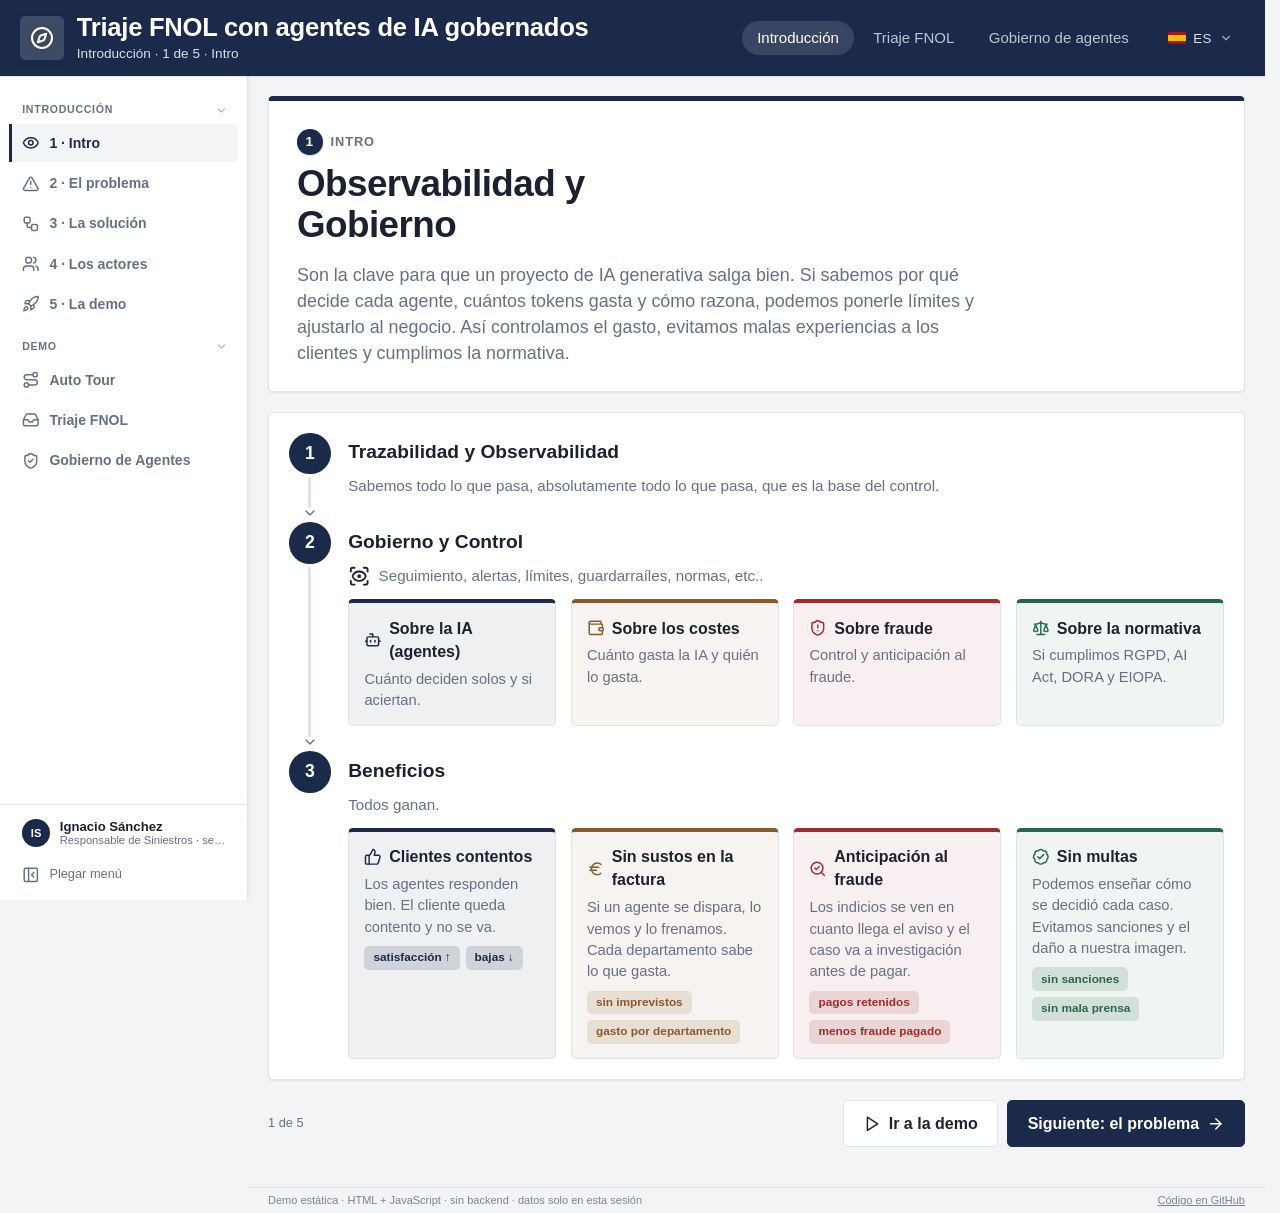
<file: intro.html>
<!DOCTYPE html>
<html lang="es">
<head>
  <meta charset="utf-8">
  <meta name="viewport" content="width=device-width, initial-scale=1">
  <title data-i18n="intro.pagina.fnol_introduccion"></title>
  <meta name="description" data-i18n-attr="content:intro.pagina.introduccion_a_la_demo">
  <link rel="stylesheet" href="ui/triage/triaje.css?v=41">
  <link rel="stylesheet" href="ui/shared/shell.css?v=59">
  <link rel="stylesheet" href="ui/intro/intro.css?v=14">
  <!-- Menú lateral plegado antes de pintar (ui/shared/shell.js · CLAVE) -->
  <script>try { if (localStorage.getItem('shell.nav') === '0') document.documentElement.classList.add('nav-plegado'); } catch (e) { /* sin almacenamiento */ }</script>
</head>
<body>
  <header class="topbar">
    <div class="brand">
      <span class="brand-icon" aria-hidden="true"></span>
      <div>
        <h1 data-i18n="intro.pagina.triaje_fnol_con_agentes"></h1>
        <p class="brand-sub" id="intro-sub" data-i18n="intro.intro_sub.introduccion_1_de_5"></p>
      </div>
    </div>
    <!-- Enlaces entre las tres páginas y selector de idioma: los pone ui/shared/shell.js (initCabecera) -->
    <div class="topbar-actions"></div>
  </header>

  <div class="shell" id="shell" data-pagina="intro">
    <nav class="sidenav" data-i18n-attr="aria-label:intro.shell.introduccion_y_demo">
      <div class="sidenav-body">
        <div class="nav-grupo" data-i18n="intro.shell.introduccion"></div>
        <a class="nav-item is-active" href="#intro" data-sec="intro" aria-current="page" data-i18n-attr="title:intro.shell.1_intro"><span data-lucide="eye" aria-hidden="true"></span><span class="lbl" data-i18n="intro.shell.1_intro"></span></a>
        <a class="nav-item" href="#problema" data-sec="problema" data-i18n-attr="title:intro.shell.2_el_problema"><span data-lucide="triangle-alert" aria-hidden="true"></span><span class="lbl" data-i18n="intro.shell.2_el_problema"></span></a>
        <a class="nav-item" href="#solucion" data-sec="solucion" data-i18n-attr="title:intro.shell.3_la_solucion"><span data-lucide="workflow" aria-hidden="true"></span><span class="lbl" data-i18n="intro.shell.3_la_solucion"></span></a>
        <a class="nav-item" href="#actores" data-sec="actores" data-i18n-attr="title:intro.shell.4_los_actores"><span data-lucide="users" aria-hidden="true"></span><span class="lbl" data-i18n="intro.shell.4_los_actores"></span></a>
        <a class="nav-item" href="#demo" data-sec="demo" data-i18n-attr="title:intro.shell.5_la_demo"><span data-lucide="rocket" aria-hidden="true"></span><span class="lbl" data-i18n="intro.shell.5_la_demo"></span></a>
        <div class="nav-grupo" data-i18n="intro.shell.demo"></div>
        <a class="nav-item" href="#tour" data-sec="tour" data-i18n-attr="title:intro.shell.tour"><span data-lucide="route" aria-hidden="true"></span><span class="lbl" data-i18n="intro.shell.tour"></span></a>
        <a class="nav-item" href="index.html" data-i18n-attr="title:intro.shell.triaje_fnol"><span data-lucide="inbox" aria-hidden="true"></span><span class="lbl" data-i18n="intro.shell.triaje_fnol"></span></a>
        <a class="nav-item" href="gobierno.html" data-i18n-attr="title:intro.shell.gobierno_de_agentes"><span data-lucide="shield-check" aria-hidden="true"></span><span class="lbl" data-i18n="intro.shell.gobierno_de_agentes"></span></a>
      </div>
      <div class="sidenav-foot"></div>
    </nav>

    <div class="shell-main">
      <main class="intro">

        <!-- 1 · Intro -->
        <section class="intro-sec" id="sec-intro" data-sec="intro" aria-labelledby="t-intro" data-i18n-attr="data-titulo:intro.sec_intro.intro">
          <section class="card intro-hero apilado">
            <div class="hero-titulo">
              <span class="kicker"><span class="step-n">1</span> <span data-i18n="intro.sec_intro.intro"></span></span>
              <h2 id="t-intro" data-i18n="intro.t_intro.observabilidad_y_gobierno"></h2>
            </div>
            <p class="lead" data-i18n="intro.sec_intro.son_la_clave_para"></p>
          </section>

          <section class="card" data-i18n-attr="aria-label:intro.sec_intro.de_ver_a_controlar">
            <ol class="eje">
              <li class="eje-paso">
                <span class="eje-n">1</span>
                <div class="eje-cuerpo">
                  <h3 class="eje-t" data-i18n="intro.sec_intro.trazabilidad_y_observabilidad"></h3>
                  <p data-i18n="intro.sec_intro.sabemos_todo_lo_que"></p>
                </div>
              </li>
              <li class="eje-paso">
                <span class="eje-n">2</span>
                <div class="eje-cuerpo">
                  <h3 class="eje-t" data-i18n="intro.sec_intro.gobierno_y_control"></h3>
                  <p class="con-ico"><span data-lucide="scan-eye" aria-hidden="true"></span> <span data-i18n="intro.sec_intro.seguimiento_alertas_limites_guardarraile"></span></p>
                  <div class="eje-cols">
                    <div class="eje-caja c-agentes"><b><span data-lucide="bot" aria-hidden="true"></span> <span data-i18n="intro.sec_intro.sobre_la_ia_agentes"></span></b><span data-i18n="intro.sec_intro.cuanto_deciden_solos_y"></span></div>
                    <div class="eje-caja c-dinero"><b><span data-lucide="wallet" aria-hidden="true"></span> <span data-i18n="intro.sec_intro.sobre_los_costes"></span></b><span data-i18n="intro.sec_intro.cuanto_gasta_la_ia"></span></div>
                    <div class="eje-caja c-fraude"><b><span data-lucide="shield-alert" aria-hidden="true"></span> <span data-i18n="intro.sec_intro.sobre_fraude"></span></b><span data-i18n="intro.sec_intro.control_y_anticipacion_al"></span></div>
                    <div class="eje-caja c-normas"><b><span data-lucide="scale" aria-hidden="true"></span> <span data-i18n="intro.sec_intro.sobre_la_normativa"></span></b><span data-i18n="intro.sec_intro.si_cumplimos_rgpd_ai"></span></div>
                  </div>
                </div>
              </li>
              <li class="eje-paso">
                <span class="eje-n">3</span>
                <div class="eje-cuerpo">
                  <h3 class="eje-t" data-i18n="intro.sec_intro.beneficios"></h3>
                  <p data-i18n="intro.sec_intro.todos_ganan"></p>
                  <div class="eje-cols">
                    <div class="eje-caja c-agentes"><b><span data-lucide="thumbs-up" aria-hidden="true"></span> <span data-i18n="intro.sec_intro.clientes_contentos"></span></b><span data-i18n="intro.sec_intro.los_agentes_responden_bien"></span><span class="eje-chips"><span class="chip" data-i18n="intro.sec_intro.satisfaccion"></span><span class="chip" data-i18n="intro.sec_intro.bajas"></span></span></div>
                    <div class="eje-caja c-dinero"><b><span data-lucide="euro" aria-hidden="true"></span> <span data-i18n="intro.sec_intro.sin_sustos_en_la"></span></b><span data-i18n="intro.sec_intro.si_un_agente_se"></span><span class="eje-chips"><span class="chip" data-i18n="intro.sec_intro.sin_imprevistos"></span><span class="chip" data-i18n="intro.sec_intro.gasto_por_departamento"></span></span></div>
                    <div class="eje-caja c-fraude"><b><span data-lucide="search-check" aria-hidden="true"></span> <span data-i18n="intro.sec_intro.anticipacion_al_fraude"></span></b><span data-i18n="intro.sec_intro.los_indicios_se_ven"></span><span class="eje-chips"><span class="chip" data-i18n="intro.sec_intro.pagos_retenidos"></span><span class="chip" data-i18n="intro.sec_intro.menos_fraude_pagado"></span></span></div>
                    <div class="eje-caja c-normas"><b><span data-lucide="badge-check" aria-hidden="true"></span> <span data-i18n="intro.sec_intro.sin_multas"></span></b><span data-i18n="intro.sec_intro.podemos_ensenar_como_se"></span><span class="eje-chips"><span class="chip" data-i18n="intro.sec_intro.sin_sanciones"></span><span class="chip" data-i18n="intro.sec_intro.sin_mala_prensa"></span></span></div>
                  </div>
                </div>
              </li>
            </ol>
          </section>

          <nav class="intro-nav" data-i18n-attr="aria-label:intro.sec_intro.navegacion">
            <span class="muted small" data-i18n="intro.sec_intro.1_de_5"></span>
            <div class="derecha">
              <a class="btn" href="index.html"><span data-lucide="play" aria-hidden="true"></span> <span data-i18n="intro.pagina.ir_a_la_demo"></span></a>
              <a class="btn btn-primary" href="#problema"><span data-i18n="intro.sec_intro.siguiente_el_problema"></span> <span data-lucide="arrow-right" aria-hidden="true"></span></a>
            </div>
          </nav>
        </section>

        <!-- 2 · El problema -->
        <section class="intro-sec" id="sec-problema" data-sec="problema" aria-labelledby="t-problema" hidden data-i18n-attr="data-titulo:intro.sec_problema.el_problema">
          <section class="card intro-hero con-puntos">
            <div class="hero-titulo">
              <span class="kicker"><span class="step-n">2</span> <span data-i18n="intro.sec_problema.el_problema"></span></span>
              <h2 id="t-problema" data-i18n="intro.t_problema.un_proceso_critico_fnol"></h2>
            </div>
            <ul class="hero-puntos">
              <li data-i18n-html="intro.sec_problema.un_proceso_critico_cada"></li>
              <li data-i18n-html="intro.sec_problema.se_decide_pronto_alguien"></li>
              <li data-i18n-html="intro.sec_problema.controlar_la_ia_desde"></li>
            </ul>
          </section>

          <section class="cifras" id="cifras-fnol" data-i18n-attr="aria-label:intro.cifras_fnol.cifras_del_fnol">
            <article class="card cifra primary">
              <span class="v" data-i18n="intro.cifras_fnol.11_m"></span>
              <span class="l" data-i18n="intro.cifras_fnol.siniestros_de_auto_al"></span>
              <span class="f" data-i18n="intro.cifras_fnol.fuente_unespa"></span>
            </article>
            <article class="card cifra primary">
              <span class="v" data-i18n="intro.cifras_fnol.3_s"></span>
              <span class="l" data-i18n="intro.cifras_fnol.entre_un_siniestro_de"></span>
              <span class="f" data-i18n="intro.cifras_fnol.fuente_unespa"></span>
            </article>
            <article class="card cifra review">
              <span class="v" data-i18n="intro.cifras_fnol.7_dias"></span>
              <span class="l" data-i18n="intro.cifras_fnol.para_comunicar_el_siniestro"></span>
              <span class="f" data-i18n="intro.cifras_fnol.ley_de_contrato_de"></span>
            </article>
            <article class="card cifra">
              <span class="v" data-i18n="intro.cifras.pct_aprox_10"></span>
              <span class="l" data-i18n="intro.cifras_fnol.de_la_prima_de"></span>
              <span class="f" data-i18n="intro.cifras_fnol.ee_uu_2023_iii"></span>
            </article>
          </section>

          <section class="card" id="canales">
            <h2 class="bloque-t"><span data-lucide="messages-square" aria-hidden="true"></span> <span data-i18n="intro.canales.cinco_canales_un_mismo"></span></h2>
            <p class="bloque-sub" data-i18n="intro.canales.fragmentos_reales_del_paquete"></p>
            <div class="canales">
              <article class="canal">
                <span class="canal-h"><span data-lucide="mail" aria-hidden="true"></span> <span data-i18n="intro.canales.email"></span></span>
                <small data-i18n="intro.canales.texto_largo_con_adjuntos"></small>
                <q data-i18n="intro.canales.el_coche_de_delante"></q>
                <span class="msg" data-i18n="intro.canales.msg_a_01"></span>
              </article>
              <article class="canal">
                <span class="canal-h"><span data-lucide="globe" aria-hidden="true"></span> <span data-i18n="intro.canales.formulario_web"></span></span>
                <small data-i18n="intro.canales.campos_fijos_y_texto"></small>
                <q data-i18n="intro.canales.se_rompio_el_latiguillo"></q>
                <span class="msg" data-i18n="intro.canales.msg_a_02"></span>
              </article>
              <article class="canal">
                <span class="canal-h"><span data-lucide="message-circle" aria-hidden="true"></span> <span data-i18n="intro.canales.chat"></span></span>
                <small data-i18n="intro.canales.conversacion_desde_la_web"></small>
                <q data-i18n="intro.canales.me_ha_saltado_una"></q>
                <span class="msg" data-i18n="intro.canales.msg_a_07"></span>
              </article>
              <article class="canal">
                <span class="canal-h"><span data-lucide="phone" aria-hidden="true"></span> <span data-i18n="intro.canales.telefono"></span></span>
                <small data-i18n="intro.canales.llamada_transcrita"></small>
                <q data-i18n="intro.canales.llamo_en_nombre_de"></q>
                <span class="msg" data-i18n="intro.canales.msg_a_08"></span>
              </article>
              <article class="canal">
                <span class="canal-h"><span data-lucide="messages-square" aria-hidden="true"></span> <span data-i18n="intro.canales.whatsapp"></span></span>
                <small data-i18n="intro.canales.corto_informal_con_emojis"></small>
                <q data-i18n="intro.canales.hola_os_escribo_por"></q>
                <span class="msg" data-i18n="intro.canales.msg_a_11"></span>
              </article>
            </div>
          </section>

          <section class="card" id="decide">
            <h2 class="bloque-t"><span data-lucide="scale" aria-hidden="true"></span> <span data-i18n="intro.decide.lo_que_se_decide"></span></h2>
            <ul class="puntos">
              <li class="punto"><span class="ico"><span data-lucide="tags" aria-hidden="true"></span></span><b data-i18n="intro.decide.el_ramo"></b><span data-i18n="intro.decide.si_se_asigna_mal"></span></li>
              <li class="punto"><span class="ico"><span data-lucide="file-search" aria-hidden="true"></span></span><b data-i18n="intro.decide.los_datos"></b><span data-i18n="intro.decide.si_falta_la_poliza"></span></li>
              <li class="punto"><span class="ico"><span data-lucide="shield-alert" aria-hidden="true"></span></span><b data-i18n="intro.decide.el_indicio_de_fraude"></b><span data-i18n="intro.decide.aqui_es_mas_barato"></span></li>
              <li class="punto"><span class="ico"><span data-lucide="user" aria-hidden="true"></span></span><b data-i18n="intro.decide.la_experiencia_del_cliente"></b><span data-i18n="intro.decide.es_su_primer_contacto"></span></li>
            </ul>
          </section>

          <section class="card" id="hoy">
            <h2 class="bloque-t"><span data-lucide="user-check" aria-hidden="true"></span> <span data-i18n="intro.hoy.como_se_hace_hoy"></span></h2>
            <div class="cadena">
              <div class="eslabon"><span class="t"><span data-lucide="eye" aria-hidden="true"></span> <span data-i18n="intro.hoy.leer"></span></span><small data-i18n="intro.hoy.una_persona_abre_cada"></small></div>
              <span class="flecha" aria-hidden="true"><span data-lucide="chevron-right"></span></span>
              <div class="eslabon"><span class="t"><span data-lucide="tags" aria-hidden="true"></span> <span data-i18n="intro.hoy.clasificar"></span></span><small data-i18n="intro.hoy.decide_el_ramo_y"></small></div>
              <span class="flecha" aria-hidden="true"><span data-lucide="chevron-right"></span></span>
              <div class="eslabon"><span class="t"><span data-lucide="pencil" aria-hidden="true"></span> <span data-i18n="intro.hoy.teclear"></span></span><small data-i18n="intro.hoy.pasa_los_datos_del"></small></div>
              <span class="flecha" aria-hidden="true"><span data-lucide="chevron-right"></span></span>
              <div class="eslabon"><span class="t"><span data-lucide="list-checks" aria-hidden="true"></span> <span data-i18n="intro.hoy.decidir"></span></span><small data-i18n="intro.hoy.comprueba_coberturas_plazos_e"></small></div>
            </div>
            <p class="nota" data-i18n="intro.hoy.ahi_se_va_el"></p>
          </section>

          <section class="card" id="porque">
            <h2 class="bloque-t"><span data-lucide="triangle-alert" aria-hidden="true"></span> <span data-i18n="intro.porque.por_que_el_gobierno"></span></h2>
            <div class="porque">
              <div>
                <div class="v" data-i18n="intro.cifras.pct_mas_40"></div>
                <p class="f" data-i18n="intro.porque.de_los_proyectos_de"></p>
              </div>
              <div>
                <p class="lead" data-i18n="intro.porque.clasificar_un_mensaje_con"></p>
                <ul class="preguntas">
                  <li><span data-lucide="message-circle-question" aria-hidden="true"></span> <span data-i18n="intro.porque.por_que_decidio_eso"></span></li>
                  <li><span data-lucide="user-round" aria-hidden="true"></span> <span data-i18n="intro.porque.quien_lo_controla"></span></li>
                  <li><span data-lucide="euro" aria-hidden="true"></span> <span data-i18n="intro.porque.cuanto_cuesta"></span></li>
                </ul>
              </div>
            </div>
          </section>

          <nav class="intro-nav" data-i18n-attr="aria-label:intro.sec_intro.navegacion">
            <a class="btn" href="#intro"><span data-lucide="arrow-left" aria-hidden="true"></span> <span data-i18n="intro.sec_problema.anterior_intro"></span></a>
            <div class="derecha">
              <span class="muted small" data-i18n="intro.sec_problema.2_de_5"></span>
              <a class="btn btn-primary" href="#solucion"><span data-i18n="intro.sec_problema.siguiente_la_solucion"></span> <span data-lucide="arrow-right" aria-hidden="true"></span></a>
            </div>
          </nav>
        </section>

        <!-- 3 · La solución -->
        <section class="intro-sec" id="sec-solucion" data-sec="solucion" aria-labelledby="t-solucion" hidden data-i18n-attr="data-titulo:intro.sec_solucion.la_solucion">
          <section class="card intro-hero con-puntos">
            <div class="hero-titulo">
              <span class="kicker"><span class="step-n">3</span> <span data-i18n="intro.sec_solucion.la_solucion"></span></span>
              <h2 id="t-solucion" data-i18n="intro.t_solucion.la_solucion_una_plataforma"></h2>
            </div>
            <ul class="hero-puntos">
              <li data-i18n-html="intro.sec_solucion.los_beneficios_de_la"></li>
              <li data-i18n-html="intro.sec_solucion.una_buena_interfaz_de"></li>
              <li data-i18n-html="intro.sec_solucion.una_buena_trazabilidad_una"></li>
              <li data-i18n-html="intro.sec_solucion.un_gobierno_completo_desde"></li>
            </ul>
          </section>

          <section class="card" id="logicalis">
            <h2 class="bloque-t"><span data-lucide="lightbulb" aria-hidden="true"></span> <span data-i18n="intro.logicalis.lo_que_hemos_aprendido"></span></h2>
            <ul class="bloque-sub bloque-lista">
              <li data-i18n="intro.logicalis.esta_plataforma_reune_en"></li>
              <li data-i18n="intro.logicalis.cambia_el_sector_el"></li>
            </ul>
            <ul class="puntos">
              <li class="punto"><span class="ico"><span data-lucide="gauge" aria-hidden="true"></span></span><b data-i18n="intro.logicalis.mejores_resultados"></b><span data-i18n="intro.logicalis.control_sobre_lo_que"></span></li>
              <li class="punto"><span class="ico"><span data-lucide="user" aria-hidden="true"></span></span><b data-i18n="intro.logicalis.mejor_servicio_al_cliente"></b><span data-i18n="intro.logicalis.respuestas_rapidas_y_explicables"></span></li>
              <li class="punto"><span class="ico"><span data-lucide="wallet" aria-hidden="true"></span></span><b data-i18n="intro.logicalis.gasto_controlado"></b><span data-i18n="intro.logicalis.coste_de_cada_decision"></span></li>
              <li class="punto"><span class="ico"><span data-lucide="scale" aria-hidden="true"></span></span><b data-i18n="intro.logicalis.cumplimiento"></b><span data-i18n="intro.logicalis.evidencia_por_decision_para"></span></li>
            </ul>
          </section>

          <!-- Los 8 KPI del Resumen de gobierno.html, copiados con el panel recién abierto (allí se recalculan) -->
          <section class="kpis-intro" id="kpis-resumen" data-i18n-attr="aria-label:intro.kpis_resumen.indicadores_del_resumen_del">
            <div class="cifras">
              <article class="card cifra primary"><span class="l"><span data-lucide="activity" aria-hidden="true"></span> <span data-i18n="intro.kpis_resumen.mensajes_procesados"></span></span><span class="v" data-i18n="intro.cifras.num_16720"></span><span class="f" data-i18n="intro.kpis_resumen.14_dias_1_194"></span></article>
              <article class="card cifra ok"><span class="l"><span data-lucide="zap" aria-hidden="true"></span> <span data-i18n="intro.kpis_resumen.autonomia_efectiva"></span></span><span class="v" data-i18n="intro.cifras.pct_81"></span><span class="f" data-i18n="intro.kpis_resumen.13_540_decisiones_sin"></span></article>
              <article class="card cifra review"><span class="l"><span data-lucide="user-check" aria-hidden="true"></span> <span data-i18n="intro.kpis_resumen.escalados_a_humano"></span></span><span class="v" data-i18n="intro.cifras.pct_19"></span><span class="f" data-i18n="intro.kpis_resumen.3_180_62_por"></span></article>
              <article class="card cifra"><span class="l"><span data-lucide="repeat" aria-hidden="true"></span> <span data-i18n="intro.kpis_resumen.overrides_humanos"></span></span><span class="v" data-i18n="intro.cifras.pct_2_1"></span><span class="f" data-i18n="intro.kpis_resumen.67_decisiones_cambiadas_objetivo"></span></article>
              <article class="card cifra review"><span class="l"><span data-lucide="euro" aria-hidden="true"></span> <span data-i18n="intro.kpis_resumen.coste_del_periodo"></span></span><span class="v" data-i18n="intro.cifras.eur_215"></span><span class="f" data-i18n="intro.kpis_resumen.43_del_cap_mensual"></span></article>
              <article class="card cifra crit"><span class="l"><span data-lucide="bell" aria-hidden="true"></span> <span data-i18n="intro.kpis_resumen.alertas_activas"></span></span><span class="v">11</span><span class="f" data-i18n="intro.kpis_resumen.3_criticas_8_avisos"></span></article>
              <article class="card cifra review"><span class="l"><span data-lucide="thermometer" aria-hidden="true"></span> <span data-i18n="intro.logicalis.cumplimiento"></span></span><span class="v" data-i18n="intro.cifras.pct_87"></span><span class="f" data-i18n="intro.kpis_resumen.cobertura_de_controles_9"></span></article>
              <article class="card cifra crit"><span class="l"><span data-lucide="book-open" aria-hidden="true"></span> <span data-i18n="intro.kpis_resumen.knowledge_bases"></span></span><span class="v" data-i18n="intro.cifras.kb_5_de_9"></span><span class="f" data-i18n="intro.kpis_resumen.knowledge_bases_sanas_1"></span></article>
            </div>
            <p class="kpis-nota muted small" data-i18n-html="intro.kpis_resumen.ultimos_14_dias_los"></p>
          </section>

          <section class="card" id="agentes">
            <h2 class="bloque-t"><span data-lucide="bot" aria-hidden="true"></span> <span data-i18n="intro.agentes.cuatro_agentes_especialistas"></span></h2>
            <p class="bloque-sub" data-i18n="intro.agentes.cada_uno_con_su"></p>
            <div class="cadena agentes">
              <article class="agente">
                <span class="t"><span data-lucide="inbox" aria-hidden="true"></span> <span data-i18n="intro.agentes.multicanalidad"></span></span>
                <p data-i18n="intro.agentes.recibe_por_los_cinco"></p>
                <span class="meta"><span class="chip" data-i18n="intro.agentes.gpt_5_nano_voz"></span><span class="chip l3" data-i18n="intro.agentes.l3_autonomo"></span></span>
              </article>
              <span class="flecha" aria-hidden="true"><span data-lucide="chevron-right"></span></span>
              <article class="agente">
                <span class="t"><span data-lucide="tags" aria-hidden="true"></span> <span data-i18n="intro.agentes.clasificacion"></span></span>
                <p data-i18n="intro.agentes.asigna_auto_hogar_o"></p>
                <span class="meta"><span class="chip" data-i18n="intro.agentes.gpt_5_nano"></span><span class="chip l3" data-i18n="intro.agentes.l3_autonomo"></span></span>
              </article>
              <span class="flecha" aria-hidden="true"><span data-lucide="chevron-right"></span></span>
              <article class="agente">
                <span class="t"><span data-lucide="file-search" aria-hidden="true"></span> <span data-i18n="intro.agentes.extraccion"></span></span>
                <p data-i18n="intro.agentes.convierte_el_texto_en"></p>
                <span class="meta"><span class="chip" data-i18n="intro.agentes.gpt_5_mini"></span><span class="chip l2" data-i18n="intro.agentes.l2_supervisado"></span></span>
              </article>
              <span class="flecha" aria-hidden="true"><span data-lucide="chevron-right"></span></span>
              <article class="agente">
                <span class="t"><span data-lucide="list-checks" aria-hidden="true"></span> <span data-i18n="intro.agentes.reglas_de_negocio"></span></span>
                <p data-i18n="intro.agentes.aplica_las_25_reglas"></p>
                <span class="meta"><span class="chip" data-i18n="intro.agentes.gpt_5"></span><span class="chip l2" data-i18n="intro.agentes.l2_supervisado"></span></span>
              </article>
              <span class="flecha" aria-hidden="true"><span data-lucide="chevron-right"></span></span>
              <div class="decision">
                <span class="pill-ok"><span data-lucide="thumbs-up" aria-hidden="true"></span> <span data-i18n="intro.agentes.aprobado"></span></span>
                <span class="pill-review"><span data-lucide="user-check" aria-hidden="true"></span> <span data-i18n="intro.agentes.a_revisar"></span></span>
              </div>
            </div>
          </section>

          <section class="card" id="trazabilidad">
            <h2 class="bloque-t"><span data-lucide="route" aria-hidden="true"></span> <span data-i18n="intro.trazabilidad.la_trazabilidad_es_la"></span></h2>
            <div class="pilares">
              <article class="pilar">
                <span class="t"><span data-lucide="sliders-horizontal" aria-hidden="true"></span> <span data-i18n="intro.trazabilidad.autonomia"></span></span>
                <span class="v" data-i18n="intro.trazabilidad.l0_l3"></span>
                <p data-i18n="intro.trazabilidad.cada_agente_tiene_un"></p>
              </article>
              <article class="pilar">
                <span class="t"><span data-lucide="wallet" aria-hidden="true"></span> <span data-i18n="intro.trazabilidad.gasto"></span></span>
                <span class="v" data-i18n="intro.trazabilidad.al_segundo"></span>
                <p data-i18n="intro.trazabilidad.el_proveedor_de_ia"></p>
              </article>
              <article class="pilar">
                <span class="t"><span data-lucide="shield-alert" aria-hidden="true"></span> <span data-i18n="intro.trazabilidad.fraude"></span></span>
                <span class="v" data-i18n="intro.trazabilidad.3_de_13"></span>
                <p data-i18n="intro.trazabilidad.ia_historico_y_reglas"></p>
              </article>
              <article class="pilar">
                <span class="t"><span data-lucide="thermometer" aria-hidden="true"></span> <span data-i18n="intro.logicalis.cumplimiento"></span></span>
                <span class="v" data-i18n="intro.cifras.pct_87"></span>
                <p data-i18n="intro.trazabilidad.rgpd_dora_y_eiopa"></p>
              </article>
            </div>
            <div class="base" id="base">
              <div class="lado"><b><span data-lucide="cpu" aria-hidden="true"></span> <span data-i18n="intro.base.traza_tecnica"></span></b><small data-i18n="intro.base.modelo_tokens_latencia_y"></small></div>
              <span class="mas" aria-hidden="true">+</span>
              <div class="lado"><b><span data-lucide="landmark" aria-hidden="true"></span> <span data-i18n="intro.base.proceso_de_negocio"></span></b><small data-i18n="intro.base.ramo_reglas_plazos_importes"></small></div>
              <div class="base-pie"><span data-lucide="route" aria-hidden="true"></span> <span data-i18n="intro.base.una_traza_por_decision"></span></div>
            </div>
          </section>

          <nav class="intro-nav" data-i18n-attr="aria-label:intro.sec_intro.navegacion">
            <a class="btn" href="#problema"><span data-lucide="arrow-left" aria-hidden="true"></span> <span data-i18n="intro.sec_solucion.anterior_el_problema"></span></a>
            <div class="derecha">
              <span class="muted small" data-i18n="intro.sec_solucion.3_de_5"></span>
              <a class="btn btn-primary" href="#actores"><span data-i18n="intro.sec_solucion.siguiente_los_actores"></span> <span data-lucide="arrow-right" aria-hidden="true"></span></a>
            </div>
          </nav>
        </section>

        <!-- 4 · Los actores -->
        <section class="intro-sec" id="sec-actores" data-sec="actores" aria-labelledby="t-actores" hidden data-i18n-attr="data-titulo:intro.sec_actores.los_actores">
          <section class="card intro-hero con-puntos">
            <div class="hero-titulo">
              <span class="kicker"><span class="step-n">4</span> <span data-i18n="intro.sec_actores.los_actores"></span></span>
              <h2 id="t-actores" data-i18n="intro.t_actores.los_actores_el_tramitador"></h2>
            </div>
            <ul class="hero-puntos">
              <li data-i18n-html="intro.sec_actores.el_tramitador_de_fnol"></li>
              <li data-i18n-html="intro.sec_actores.los_equipos_que_gobiernan"></li>
            </ul>
          </section>

          <section class="dos" id="usuarios" data-i18n-attr="aria-label:intro.usuarios.los_dos_actores">
            <article class="card usuario-card">
              <h2 class="t"><span data-lucide="user-check" aria-hidden="true"></span> <span data-i18n="intro.usuarios.el_tramitador"></span></h2>
              <p class="quien" data-i18n="intro.usuarios.pantalla_de_triaje"></p>
              <ul>
                <li data-i18n="intro.usuarios.recibe_cada_aviso_clasificado"></li>
                <li data-i18n="intro.usuarios.ve_los_detalles_del"></li>
                <li data-i18n="intro.usuarios.ve_por_que_se"></li>
                <li data-i18n="intro.usuarios.ve_los_indicios_de"></li>
                <li data-i18n="intro.usuarios.dedica_su_tiempo_a"></li>
              </ul>
              <a class="btn" href="index.html"><span data-lucide="inbox" aria-hidden="true"></span> <span data-i18n="intro.shell.triaje_fnol"></span></a>
            </article>
            <article class="card usuario-card">
              <h2 class="t"><span data-lucide="shield-check" aria-hidden="true"></span> <span data-i18n="intro.usuarios.it_finanzas_compliance"></span></h2>
              <p class="quien" data-i18n="intro.usuarios.comite_de_ia_it"></p>
              <ul>
                <li data-i18n="intro.usuarios.ve_si_los_agentes"></li>
                <li data-i18n="intro.usuarios.controla_cuanto_deciden_solos"></li>
                <li data-i18n="intro.usuarios.puede_demostrar_ante_un"></li>
                <li data-i18n="intro.usuarios.ve_si_algun_agente"></li>
                <li data-i18n="intro.usuarios.compara_el_gasto_de"></li>
                <li data-i18n="intro.usuarios.entiende_los_posibles_fraudes"></li>
                <li data-i18n="intro.usuarios.sabe_si_cumplimos_con"></li>
                <li data-i18n="intro.usuarios.comprueba_que_datos_personales"></li>
                <li data-i18n="intro.usuarios.recibe_una_alerta_cuando"></li>
              </ul>
              <a class="btn" href="gobierno.html"><span data-lucide="shield-check" aria-hidden="true"></span> <span data-i18n="intro.shell.gobierno_de_agentes"></span></a>
            </article>
          </section>

          <nav class="intro-nav" data-i18n-attr="aria-label:intro.sec_intro.navegacion">
            <a class="btn" href="#solucion"><span data-lucide="arrow-left" aria-hidden="true"></span> <span data-i18n="intro.sec_actores.anterior_la_solucion"></span></a>
            <div class="derecha">
              <span class="muted small" data-i18n="intro.sec_actores.4_de_5"></span>
              <a class="btn btn-primary" href="#demo"><span data-i18n="intro.sec_actores.siguiente_la_demo"></span> <span data-lucide="arrow-right" aria-hidden="true"></span></a>
            </div>
          </nav>
        </section>

        <!-- 5 · La demo -->
        <section class="intro-sec" id="sec-demo" data-sec="demo" aria-labelledby="t-demo" hidden data-i18n-attr="data-titulo:intro.sec_demo.la_demo">
          <section class="card intro-hero apilado">
            <div class="hero-titulo">
              <span class="kicker"><span class="step-n">5</span> <span data-i18n="intro.sec_demo.la_demo"></span></span>
              <h2 id="t-demo" class="entero" data-i18n="intro.t_demo.asistente_autonomo_de_tramitacion"></h2>
            </div>
            <div class="viaje" id="viaje">
              <h3 class="bloque-t"><span data-lucide="route" aria-hidden="true"></span> <span data-i18n="intro.viaje.el_viaje_de_un"></span></h3>
              <ol class="viaje-pasos">
                <li class="viaje-paso">
                  <span class="t"><span data-lucide="inbox" aria-hidden="true"></span> <span data-i18n="intro.viaje.llega_el_mensaje"></span></span>
                  <ul>
                    <li data-i18n="intro.viaje.13_avisos_del_paquete"></li>
                    <li data-i18n="intro.viaje.multicanalidad_transcribe_las_llamadas"></li>
                    <li data-i18n="intro.viaje.los_datos_personales_se"></li>
                  </ul>
                  <a class="ir" href="index.html"><span data-i18n="intro.viaje.ver_en_el_triaje"></span> <span data-lucide="arrow-right" aria-hidden="true"></span></a>
                </li>
                <li class="viaje-paso">
                  <span class="t"><span data-lucide="bot" aria-hidden="true"></span> <span data-i18n="intro.viaje.analisis"></span></span>
                  <ul>
                    <li data-i18n="intro.viaje.clasificacion_auto_hogar_o"></li>
                    <li data-i18n="intro.viaje.extraccion_10_campos_si"></li>
                    <li data-i18n="intro.viaje.reglas_25_reglas_de"></li>
                    <li data-i18n="intro.viaje.indicios_de_fraude_ia"></li>
                  </ul>
                  <a class="ir" href="index.html"><span data-i18n="intro.viaje.ver_en_el_triaje"></span> <span data-lucide="arrow-right" aria-hidden="true"></span></a>
                </li>
                <li class="viaje-paso">
                  <span class="t"><span data-lucide="user-check" aria-hidden="true"></span> <span data-i18n="intro.viaje.tramitador"></span></span>
                  <ul>
                    <li data-i18n="intro.viaje.10_avisos_aprobados_solos"></li>
                    <li data-i18n="intro.viaje.ficha_de_cada_decision"></li>
                    <li data-i18n="intro.viaje.la_frase_del_cliente"></li>
                  </ul>
                  <a class="ir" href="index.html"><span data-i18n="intro.viaje.ver_en_el_triaje"></span> <span data-lucide="arrow-right" aria-hidden="true"></span></a>
                </li>
                <li class="viaje-paso">
                  <span class="t"><span data-lucide="file-search" aria-hidden="true"></span> <span data-i18n="intro.viaje.evidencias"></span></span>
                  <ul>
                    <li data-i18n="intro.viaje.lo_que_recibio_el"></li>
                    <li data-i18n="intro.viaje.datos_personales_detectados_explicacion"></li>
                    <li data-i18n="intro.viaje.cadena_de_hashes_si"></li>
                  </ul>
                  <a class="ir" href="index.html"><span data-i18n="intro.viaje.ver_en_el_triaje"></span> <span data-lucide="arrow-right" aria-hidden="true"></span></a>
                </li>
                <li class="viaje-paso">
                  <span class="t"><span data-lucide="shield-check" aria-hidden="true"></span> <span data-i18n="intro.viaje.panel_de_control"></span></span>
                  <ul>
                    <li data-i18n="intro.viaje.resumen_agentes_y_autonomia"></li>
                    <li data-i18n="intro.viaje.trazas_guardrails_revision_humana"></li>
                    <li data-i18n="intro.viaje.replay_knowledge_bases_cumplimiento"></li>
                  </ul>
                  <a class="ir" href="gobierno.html"><span data-i18n="intro.viaje.ver_en_el_panel"></span> <span data-lucide="arrow-right" aria-hidden="true"></span></a>
                </li>
              </ol>
            </div>
          </section>

          <section class="card" id="preguntas-panel">
            <h2 class="bloque-t"><span data-lucide="message-circle-question" aria-hidden="true"></span> <span data-i18n="intro.preguntas_panel.lo_que_responde_el"></span></h2>
            <ul class="puntos">
              <li class="punto"><span class="ico"><span data-lucide="bot" aria-hidden="true"></span></span><b data-i18n="intro.preguntas_panel.que_agentes_intervinieron"></b><span data-i18n="intro.preguntas_panel.que_hizo_cada_uno"></span></li>
              <li class="punto"><span class="ico"><span data-lucide="shield-alert" aria-hidden="true"></span></span><b data-i18n="intro.preguntas_panel.que_limites_tenian"></b><span data-i18n="intro.preguntas_panel.guardrails_revision_humana_e"></span></li>
              <li class="punto"><span class="ico"><span data-lucide="brain" aria-hidden="true"></span></span><b data-i18n="intro.preguntas_panel.que_razonamiento_hay_debajo"></b><span data-i18n="intro.preguntas_panel.el_replay_de_cada"></span></li>
              <li class="punto"><span class="ico"><span data-lucide="book-open" aria-hidden="true"></span></span><b data-i18n="intro.preguntas_panel.que_conocimiento_utilizaron"></b><span data-i18n="intro.preguntas_panel.las_bases_de_conocimiento"></span></li>
              <li class="punto"><span class="ico"><span data-lucide="scale" aria-hidden="true"></span></span><b data-i18n="intro.preguntas_panel.como_de_compliance_es"></b><span data-i18n="intro.preguntas_panel.termometro_normativo_y_prueba"></span></li>
              <li class="punto"><span class="ico"><span data-lucide="wallet" aria-hidden="true"></span></span><b data-i18n="intro.preguntas_panel.cuando_gasta_y_por"></b><span data-i18n="intro.preguntas_panel.el_coste_de_cada"></span></li>
              <li class="punto"><span class="ico"><span data-lucide="sparkles" aria-hidden="true"></span></span><b data-i18n="intro.preguntas_panel.como_mejorarlo_todo"></b><span data-i18n="intro.preguntas_panel.medidas_con_su_evidencia"></span></li>
            </ul>
          </section>

          <nav class="intro-nav" data-i18n-attr="aria-label:intro.sec_intro.navegacion">
            <a class="btn" href="#actores"><span data-lucide="arrow-left" aria-hidden="true"></span> <span data-i18n="intro.sec_demo.anterior_los_actores"></span></a>
            <div class="derecha">
              <a class="btn" href="gobierno.html"><span data-lucide="shield-check" aria-hidden="true"></span> <span data-i18n="intro.sec_demo.panel_de_gobierno"></span></a>
              <a class="btn btn-primary" id="empezar-demo" href="index.html"><span data-lucide="play" aria-hidden="true"></span> <span data-i18n="intro.empezar_demo.empezar_la_demo"></span></a>
            </div>
          </nav>
        </section>

        <!-- Tour: Auto Tour con contraseña, el recorrido y sus ajustes (los pinta ui/shared/shell.js · Recorrido.pintarAjustes). Sin número: no es parte de la introducción -->
        <section class="intro-sec" id="sec-tour" data-sec="tour" data-sin-numero hidden data-i18n-attr="data-titulo:intro.shell.tour">
          <div id="rec-config" class="rec-config"></div>
        </section>

      </main>
      <footer class="pie" data-i18n-html="intro.shell.demo_estatica_html_javascript"></footer>
    </div>
  </div>
  <script src="locales/idiomas.js?v=2"></script>
  <script src="core/i18n/i18n.js?v=6"></script>
  <script src="core/i18n/cargar.js?v=27"></script>
  <script src="ui/shared/icons.js?v=41"></script>
  <script src="data/generated/recorrido.js?v=50"></script>
  <script src="ui/shared/shell.js?v=74"></script>
  <script src="core/i18n/traducir-datos.js?v=1"></script>
  <script src="ui/intro/intro.js?v=6"></script>
</body>
</html>
</file>
<file: ui/triage/triaje.css>
:root {
  --bg: #f3f4f6;
  --surface: #ffffff;
  --text: #1b2130;
  --muted: #667085;
  --border: #dfe2e8;
  --primary: #1b2a4a;
  --header: #1b2a4a;
  --primary-ink: #ffffff;
  --ok: #276749;
  --ok-bg: #e7f0ea;
  --review: #8a5a2b;
  --review-bg: #f3e9de;
  --time: #4a5578;
  --time-bg: #eceef3;
  --error: #9f2d2d;
  --auto: #2f6f6e;   --auto-bg: #e7f1f0;
  --hogar: #6b4c7a;  --hogar-bg: #f0eaf3;
  --salud: #8c3a52;  --salud-bg: #f6e9ed;
  --radius: 5px;
  --radius-sm: 5px;
  --radius-pill: 5px;
  --shadow: 0 1px 2px rgba(16, 24, 40, .06);
  color-scheme: light dark;
  /* Iconos Lucide usados como mask-image (::before/::after no admiten <svg> inline) */
  --icon-chevron-right: url("data:image/svg+xml,%3Csvg%20xmlns%3D%22http%3A//www.w3.org/2000/svg%22%20viewBox%3D%220%200%2024%2024%22%20fill%3D%22none%22%20stroke%3D%22black%22%20stroke-width%3D%222%22%20stroke-linecap%3D%22round%22%20stroke-linejoin%3D%22round%22%3E%3Cpath%20d%3D%22m9%2018%206-6-6-6%22/%3E%3C/svg%3E");
  --icon-chevron-up: url("data:image/svg+xml,%3Csvg%20xmlns%3D%22http%3A//www.w3.org/2000/svg%22%20viewBox%3D%220%200%2024%2024%22%20fill%3D%22none%22%20stroke%3D%22black%22%20stroke-width%3D%222%22%20stroke-linecap%3D%22round%22%20stroke-linejoin%3D%22round%22%3E%3Cpath%20d%3D%22m18%2015-6-6-6%206%22/%3E%3C/svg%3E");
}
@media (prefers-color-scheme: dark) {
  :root {
    --bg: #10141c; --surface: #181d29; --text: #e7e9ee; --muted: #97a1b8; --border: #2a3244;
    --primary: #5b7bb5;
    --ok: #6fbf96; --ok-bg: #16302a;
    --review: #d0a374; --review-bg: #3a2c1a;
    --time: #9aa4c9; --time-bg: #232a44;
    --error: #e0807f;
    --auto: #7ec4c2; --auto-bg: #163330;
    --hogar: #b79bc9; --hogar-bg: #2e2138;
    --salud: #d38ca3; --salud-bg: #3a2029;
    --shadow: 0 1px 2px rgba(0, 0, 0, .35);
  }
}

* { box-sizing: border-box; }
/* Iconos Lucide inline (ui/shared/icons.js → lucide()): 1em por defecto, hereda color del texto */
svg.lucide-svg { width: 1em; height: 1em; flex: none; vertical-align: -.15em; }
button svg.lucide-svg, a.btn svg.lucide-svg { vertical-align: -.15em; }
html, body { margin: 0; }
body { font-family: -apple-system, BlinkMacSystemFont, "Segoe UI", Inter, Roboto, sans-serif; background: var(--bg); color: var(--text); line-height: 1.45; }
h2 { font-size: 1.05rem; margin: 0 0 .5rem; }
h3 { font-size: .8rem; text-transform: uppercase; letter-spacing: .06em; color: var(--muted); margin: 1rem 0 .4rem; }
.modal h3 { font-size: .95rem; letter-spacing: .04em; color: var(--text); margin: 1.25rem 0 .6rem; padding: 0 0 .35rem .6rem; border-bottom: 2px solid var(--border); border-left: 4px solid var(--primary); line-height: 1.2; }
.modal h3:first-child { margin-top: .25rem; }
.box { background: var(--bg); border: 1px solid var(--border); border-radius: 5px; padding: .75rem; }
code { font-family: ui-monospace, SFMono-Regular, Menlo, monospace; font-size: .9em; }
a { color: var(--primary); }
.small { font-size: .8rem; }

/* .topbar, .brand, .brand-icon y los botones de cabecera están en ui/shared/shell.css (compartido con gobierno.html) */
/* Barra de submenú (fases del proceso): botones tipo breadcrumb sobre la barra clara .submenu */
.submenu .arrow { color: var(--muted); width: 1em; height: 1em; flex: none; }
.phase { font: inherit; font-weight: 600; color: var(--muted); background: transparent; border: 0; padding: .5rem .5rem; margin: 0; border-radius: 5px; cursor: pointer; line-height: inherit; white-space: nowrap; display: inline-flex; align-items: center; gap: .35rem; flex: 0 1 auto; min-width: 0; transition: background .12s, color .12s; }
/* Texto de la fase: encoge con «…» cuando la barra no cabe; los más largos encogen más (flex-shrink ∝ ancho) */
.phase-lbl { min-width: 0; overflow: hidden; text-overflow: ellipsis; white-space: nowrap; }
/* Medición (ui/triage/triaje.js · ajustarFases): ancho natural de cada fase, sin encoger */
.submenu.midiendo .phase { flex: none; }
.phase:hover, .phase:focus-visible, .phase.is-active { background: var(--bg); color: var(--primary); outline: none; }
.phase:focus-visible { box-shadow: 0 0 0 2px var(--primary); }
/* Número de paso: círculo con el color de la cabecera y número en blanco */
.step-n { flex: none; width: 1.45rem; height: 1.45rem; border-radius: 50%; background: var(--header); color: #fff; display: inline-grid; place-items: center; font-size: .76rem; font-weight: 700; line-height: 1; font-variant-numeric: tabular-nums; box-shadow: 0 1px 2px rgba(16, 24, 40, .2); transition: background .12s; }
.phase:hover .step-n, .phase:focus-visible .step-n, .phase.is-active .step-n { background: var(--primary); }
@media (prefers-color-scheme: dark) { .step-n { box-shadow: 0 0 0 1px rgba(255,255,255,.25); } }
.phase-pop { position: fixed; left: 0; width: min(540px, calc(100vw - 2rem)); background: var(--surface); color: var(--text); border: 1px solid var(--border); border-radius: 10px; box-shadow: 0 12px 32px rgba(10, 20, 50, .22); z-index: 6; }
.phase-pop-body { padding: 1rem 1.1rem 1.1rem; max-height: var(--pop-max-h, 70vh); overflow-y: auto; }
.phase-pop-caret { position: absolute; top: -7px; left: 24px; width: 12px; height: 12px; background: var(--surface); border-left: 1px solid var(--border); border-top: 1px solid var(--border); transform: rotate(45deg); }
.phase-pop h3 { margin: 0 0 .35rem; font-size: 1rem; text-transform: none; letter-spacing: 0; color: var(--primary); }
.phase-pop h4 { margin: .75rem 0 .35rem; font-size: .7rem; text-transform: uppercase; letter-spacing: .07em; color: var(--muted); font-weight: 700; }
.phase-pop p { margin: 0; font-size: .88rem; line-height: 1.5; }
.phase-pop .phase-desc { color: var(--muted); margin-bottom: .6rem; }
.phase-pop .phase-cierre { margin-top: .8rem; padding-top: .7rem; border-top: 1px dashed var(--border); }
.phase-list { list-style: none; margin: 0; padding: 0; display: grid; gap: .3rem; font-size: .86rem; }
.phase-list.cols { grid-template-columns: 1fr 1fr; }
.phase-list li { display: flex; align-items: center; gap: .55rem; }
.phase-list li small { color: var(--muted); }
.phase-list li.ramo-block { display: block; }
.ramo-block + .ramo-block { margin-top: .5rem; }
.ramo-head { display: flex; align-items: center; gap: .55rem; }
.rule-list { list-style: none; margin: .3rem 0 0 calc(1.7rem + .55rem); padding: 0; display: grid; gap: .22rem; font-size: .8rem; }
.rule-list li { display: flex; align-items: center; gap: .4rem; }
.rule-code { --c: var(--primary); flex: none; font-size: .68rem; font-weight: 700; font-family: ui-monospace, SFMono-Regular, Menlo, monospace; padding: .05rem .35rem; border-radius: 5px; color: var(--c); background: color-mix(in srgb, var(--c) 12%, transparent); }
.phase-ico { --c: var(--primary); flex: none; width: 1.7rem; height: 1.7rem; border-radius: 5px; display: inline-flex; align-items: center; justify-content: center; color: var(--c); background: color-mix(in srgb, var(--c) 12%, transparent); }
.phase-ico svg { width: 1.05rem; height: 1.05rem; }
.phase-badge { display: inline-flex; align-items: center; gap: .35rem; margin-top: .7rem; padding: .2rem .6rem; border-radius: var(--radius-pill); font-size: .75rem; font-weight: 600; border: 1px solid; }
.phase-badge svg { width: 1em; height: 1em; }
.phase-badge-ia { color: #7a5c1f; background: #f3ecd8; border-color: #d9c48a; } .phase-badge-ia svg { color: #a67c2e; }
.phase-badge-logica { color: #33586a; background: #e6edf0; border-color: #a9c2cc; } .phase-badge-logica svg { color: #4a7887; }
@media (prefers-color-scheme: dark) { .phase-badge-ia { color: #d9b976; background: #34290f; } .phase-badge-logica { color: #a9c2cc; background: #1c2b30; border-color: #3d5a66; } }
@media (max-width: 600px) { .phase-pop { left: 1rem !important; right: 1rem; width: auto; } .phase-pop-caret { display: none; } .phase-list.cols { grid-template-columns: 1fr; } }
.dot { width: .7rem; height: .7rem; border-radius: 50%; display: inline-block; }
.dot-on { background: #3f7d54; }
.dot-off { background: #a24545; }

.card { background: var(--surface); border: 1px solid var(--border); border-radius: var(--radius); padding: 1.25rem; box-shadow: var(--shadow); }

/* Columna principal (el marco común está en ui/shared/shell.css) */
.content { display: grid; gap: 1.25rem; min-width: 0; width: 100%; max-width: var(--main-max); margin: 0 auto; padding: var(--main-pad) var(--main-pad) 2rem; align-content: start; }  /* ancho común (ui/shared/shell.css) */
.content > * { min-width: 0; }
/* Secciones a página completa del menú lateral (ui/triage/triaje.js · mostrarVista) */
.vista { display: grid; gap: 1.25rem; min-width: 0; align-content: start; }
.vista[hidden] { display: none; }
.vista > * { min-width: 0; }
.vista > .card > h2 { margin: 0 0 .8rem; }
.vista-cab { margin-bottom: .8rem; }
.vista-cab h2 { margin: 0; }
.vista[data-vista="paquetes"] select { max-width: 26rem; margin-bottom: .6rem; }
/* Configuración del triaje: conexión con Azure en dos columnas (el resto del formato es común, ui/shared/shell.css) */
.grid-2.cfg-azure { grid-template-columns: repeat(2, minmax(0, 1fr)); }
.cfg-azure > label:first-child { grid-column: 1 / -1; }
@media (max-width: 700px) { .grid-2.cfg-azure { grid-template-columns: 1fr; } }
.ai-estado { display: inline-flex; align-items: center; gap: .45rem; font-size: .85rem; font-weight: 600; color: var(--muted); }

/* Paquetes: tabla ordenable; la fila despliega el mensaje debajo */
.paq-tabla th.paq-exp, .paq-tabla td.paq-exp { width: 2.4rem; padding-right: 0; }
.paq-tabla .paq-n { text-align: right; font-variant-numeric: tabular-nums; width: 3rem; }
.paq-tabla td.paq-asunto { white-space: normal; min-width: 240px; width: 40%; }
.paq-tabla th[data-sort="n"], .paq-tabla th[data-sort="adjuntos"] { text-align: right; }
.paq-fila:hover > td { background: var(--bg); }
.paq-fila.abierta > td { background: var(--bg); border-bottom-color: transparent; }
.paq-btn { display: inline-grid; place-items: center; width: 1.8rem; height: 1.8rem; padding: 0; border: 1px solid var(--border); border-radius: 5px; background: var(--surface); color: var(--muted); cursor: pointer; }
.paq-btn svg { width: 1rem; height: 1rem; transition: transform .15s; }
.paq-btn[aria-expanded="true"] svg { transform: rotate(90deg); }
.paq-btn:hover { color: var(--text); }
.paq-btn:focus-visible { outline: 2px solid var(--primary); outline-offset: 1px; }
tr.paq-detalle { cursor: default; }
tr.paq-detalle > td { white-space: normal; background: var(--bg); padding: .2rem 1rem 1rem 3rem; }
tr.paq-detalle .msg-text { max-width: 90ch; background: var(--surface); }
.sr-only { position: absolute; width: 1px; height: 1px; padding: 0; margin: -1px; overflow: hidden; clip: rect(0 0 0 0); white-space: nowrap; border: 0; }

.prompt-sections { display: grid; gap: 1rem; }

/* Secciones colapsables */
.section { padding: 0; }
.section > summary { cursor: pointer; padding: .8rem 1rem; font-weight: 700; list-style: none; display: flex; align-items: center; gap: .5rem; }
.section > summary::before { content: ''; display: inline-block; width: 1em; height: 1em; background: var(--muted); -webkit-mask: var(--icon-chevron-right) center / contain no-repeat; mask: var(--icon-chevron-right) center / contain no-repeat; transition: transform .15s; }
.section[open] > summary::before { transform: rotate(90deg); }
.section > summary::-webkit-details-marker { display: none; }
.section-ico { flex: none; width: 1.1em; height: 1.1em; color: var(--primary); vertical-align: -.15em; }
.prompt-base h3 { display: flex; align-items: center; gap: .4rem; margin: 0; }
.section-body { padding: 0 1rem 1rem; display: grid; gap: .6rem; }
.edited-flag { font-size: .7rem; font-weight: 600; color: var(--review); background: var(--review-bg); padding: .1rem .45rem; border-radius: var(--radius-pill); }
.msg-id { font-weight: 700; }
.canal-icon { display: inline-flex; width: 1em; height: 1em; vertical-align: -.15em; color: var(--muted); }
.canal-icon svg { width: 100%; height: 100%; }
.canal-whatsapp { color: #25D366; }
.canal-email { color: var(--primary); }
.canal-telefono { color: var(--review); }
.canal-chat { color: var(--time); }
.canal-web { color: var(--auto); }
.modal h3 .canal-icon { width: 1.25em; height: 1.25em; margin-right: .3rem; }

/* Formularios */
.hint { color: var(--muted); font-size: .85rem; margin: 0 0 .5rem; }
.grid-2 { display: grid; grid-template-columns: repeat(auto-fit, minmax(240px, 1fr)); gap: .9rem 1.25rem; }
label { display: grid; gap: .3rem; font-size: .85rem; font-weight: 600; }
label small { font-weight: 400; color: var(--muted); }
label.inline { display: inline-flex; align-items: center; gap: .4rem; font-weight: 500; }
input[type="text"], input[type="url"], input[type="password"], input[type="file"], select, textarea { width: 100%; padding: .55rem .7rem; border: 1px solid var(--border); border-radius: 5px; background: var(--bg); color: var(--text); font: inherit; }
textarea { font-family: ui-monospace, SFMono-Regular, Menlo, monospace; font-size: .78rem; line-height: 1.4; resize: vertical; }
input:focus, select:focus, textarea:focus { outline: 2px solid var(--primary); outline-offset: 1px; }
label.inline select { width: auto; padding: .3rem .5rem; }

/* Botones */
.btn { font: inherit; font-weight: 600; padding: .55rem 1rem; border-radius: var(--radius-sm); cursor: pointer; border: 1px solid var(--border); background: var(--surface); color: var(--text); transition: transform .06s ease, background .15s; }
.btn:hover { background: var(--bg); }
.btn:active { transform: translateY(1px); }
.btn:disabled { opacity: .55; cursor: not-allowed; }
.btn-primary { background: var(--primary); color: var(--primary-ink); border-color: var(--primary); }
.btn-primary:hover { background: #142238; }
.btn-ghost { background: transparent; }
.btn-sm { padding: .35rem .7rem; font-size: .8rem; }

.row { display: flex; align-items: center; gap: .75rem; margin-top: .75rem; }
.row.wrap { flex-wrap: wrap; }
.row.between { justify-content: space-between; margin-top: 0; }
.status { font-size: .85rem; color: var(--muted); }
.status.ok { color: var(--ok); }
.status.error { color: var(--error); }
.badge { font-size: .75rem; font-weight: 600; padding: .25rem .6rem; border-radius: var(--radius-pill); background: var(--time-bg); color: var(--time); white-space: nowrap; }
.muted { color: var(--muted); font-weight: 400; }
.center { text-align: center; }

/* Contadores */
.counters { display: grid; grid-template-columns: repeat(auto-fit, minmax(200px, 1fr)); gap: 1.25rem; }
.counter { display: grid; gap: .25rem; border-top: 5px solid var(--border); }
.counter-label { font-size: .8rem; font-weight: 700; text-transform: uppercase; letter-spacing: .06em; color: var(--muted); }
.counter-value { font-size: 3.2rem; font-weight: 800; line-height: 1; font-variant-numeric: tabular-nums; }
.counter-sub { font-size: .85rem; color: var(--muted); }
.counter-ok { border-top-color: var(--ok); } .counter-ok .counter-value { color: var(--ok); }
.counter-review { border-top-color: var(--review); } .counter-review .counter-value { color: var(--review); }
.counter-time { border-top-color: var(--time); } .counter-time .counter-value { color: var(--time); }
.chips { display: flex; gap: .5rem; flex-wrap: wrap; margin-top: -.5rem; min-height: 1.6rem; }
.chip { font-size: .78rem; font-weight: 700; padding: .2rem .6rem; border-radius: var(--radius-pill); background: var(--bg); border: 1px solid var(--border); }
.chip-auto { color: var(--auto); background: var(--auto-bg); }
.chip-hogar { color: var(--hogar); background: var(--hogar-bg); }
.chip-salud { color: var(--salud); background: var(--salud-bg); }

/* Progreso */
.actions .row { margin-top: 0; }
.progress { height: 8px; background: var(--bg); border-radius: 999px; overflow: hidden; margin-top: 1rem; border: 1px solid var(--border); }
.progress-bar { height: 100%; width: 0; background: linear-gradient(90deg, var(--primary), var(--time)); transition: width .15s; }

/* Registro */
.table-wrap { overflow-x: auto; margin-top: .75rem; }
table { width: 100%; border-collapse: collapse; font-size: .85rem; }
th, td { text-align: left; padding: .5rem .6rem; border-bottom: 1px solid var(--border); vertical-align: top; white-space: nowrap; }
th { font-size: .75rem; text-transform: uppercase; letter-spacing: .05em; color: var(--muted); position: sticky; top: 0; background: var(--surface); }
th[data-sort] { cursor: pointer; user-select: none; }
th[data-sort]:hover { color: var(--text); }
th[data-sort].sorted::after { content: ''; display: inline-block; width: .75em; height: .75em; margin-left: .25em; vertical-align: -.05em; background: currentColor; -webkit-mask: var(--icon-chevron-up) center / contain no-repeat; mask: var(--icon-chevron-up) center / contain no-repeat; }
th[data-sort].sorted[data-dir="desc"]::after { transform: rotate(180deg); }
#log-table td.log-id { width: 1%; }
#log-table td.log-asunto { white-space: normal; min-width: 220px; max-width: 420px; }
tbody tr { cursor: pointer; }
tbody tr:hover { background: var(--bg); }
tbody tr:focus { outline: 2px solid var(--primary); outline-offset: -2px; }
.row-review td:first-child { border-left: 3px solid var(--review); }
.row-ok td:first-child { border-left: 3px solid transparent; }
.pill { font-size: .75rem; font-weight: 700; padding: .2rem .55rem; border-radius: var(--radius-pill); white-space: nowrap; }
.pill-ok { background: var(--ok-bg); color: var(--ok); }
.pill-review { background: var(--review-bg); color: var(--review); }
.pill-ramo-auto { background: var(--auto-bg); color: var(--auto); }
.pill-ramo-hogar { background: var(--hogar-bg); color: var(--hogar); }
.pill-ramo-salud { background: var(--salud-bg); color: var(--salud); }
.pill-ramo-indeterminado { background: var(--bg); color: var(--muted); border: 1px solid var(--border); }
.mark { font-size: .8rem; font-weight: 700; display: inline-flex; align-items: center; gap: .2rem; }
.mark.ok { color: var(--ok); }
.mark.ko { color: var(--review); }

/* Modal */
.modal { border: 1px solid var(--border); border-radius: 10px; overflow: hidden; padding: 0; width: min(1120px, 94vw); height: min(780px, 88vh); max-height: 88vh; background: var(--surface); color: var(--text); box-shadow: var(--shadow); }
.modal::backdrop { background: rgba(10, 15, 30, .55); }
.modal-head { display: flex; justify-content: space-between; align-items: flex-start; gap: 1rem; padding: 1rem 1.25rem; border-bottom: 1px solid var(--border); position: sticky; top: 0; background: var(--header); color: #fff; }
.modal-head h2 { margin: 0 0 .25rem; color: #fff; }
.modal-head p { margin: 0; color: rgba(255,255,255,.8); }
.modal-head .btn-ghost { background: #fff; color: var(--header); border-color: #fff; }
.modal-head .btn-ghost:hover { background: #e2e6ee; }
.kv { display: grid; grid-template-columns: max-content 1fr; gap: .3rem 1rem; margin: 0; font-size: .85rem; }
.kv dt { color: var(--muted); font-weight: 600; }
.kv dd { margin: 0; overflow-wrap: anywhere; }
.msg-text { white-space: pre-wrap; font: inherit; font-size: .85rem; background: var(--bg); border: 1px solid var(--border); border-radius: 5px; padding: .75rem; margin: .5rem 0 0; }
.criterios { list-style: none; margin: 0; padding: 0; display: grid; gap: .5rem; font-size: .85rem; }
.crit { display: flex; gap: .6rem; padding: .5rem .6rem; border-radius: 5px; border: 1px solid var(--border); }
.crit small { color: var(--muted); }
.crit-icon { flex: none; width: 1.2rem; display: inline-flex; align-items: center; justify-content: center; }
.crit-cumple { background: var(--ok-bg); } .crit-cumple .crit-icon { color: var(--ok); }
.crit-incumple { background: var(--review-bg); } .crit-incumple .crit-icon { color: var(--review); }
.crit-no_aplica { opacity: .7; } .crit-no_aplica .crit-icon { color: var(--muted); }
.modal details { margin-top: 1.25rem; }
.raw { font-size: .75rem; white-space: pre-wrap; background: var(--bg); border: 1px solid var(--border); border-radius: 5px; padding: .6rem; max-height: 260px; overflow: auto; }

@media (max-width: 600px) { .counter-value { font-size: 2.4rem; } }

.ramo-criterios { margin: .25rem 0 0; padding-left: 1.2rem; font-size: .85rem; display: grid; gap: .2rem; }

/* ─── Ficha del mensaje (modal): indicadores, pestañas, mensaje con evidencias, siguiente paso y cronología ─── */
/* La ficha es un panel lateral: entra desde la derecha y llega hasta el borde del menú lateral
   (248px desplegado, 60px plegado); por debajo de 760px el menú se apila arriba y el panel ocupa todo el ancho.
   Sigue siendo un <dialog> abierto con showModal(): el resto de la página queda inerte y el foco dentro. */
.modal.ficha { --panel-izq: 248px; display: none; flex-direction: column; position: fixed; inset: 0 0 0 var(--panel-izq); margin: 0; width: auto; height: auto; max-width: none; max-height: none; border: 0; border-left: 1px solid var(--border); border-radius: 0; box-shadow: -12px 0 32px rgba(10, 15, 30, .22); }
:root.nav-plegado .modal.ficha { --panel-izq: 60px; }
@media (max-width: 760px) { .modal.ficha, :root.nav-plegado .modal.ficha { --panel-izq: 0px; border-left: 0; } }
.modal.ficha[open] { display: flex; }
.modal.ficha::backdrop { background: rgba(10, 15, 30, .4); }
@media (prefers-reduced-motion: no-preference) {
  .modal.ficha[open] { animation: panel-entra .28s cubic-bezier(.2, .8, .2, 1); }
  .modal.ficha[open]::backdrop { animation: velo-entra .28s ease-out; }
  .modal.ficha.cerrando { animation: panel-sale .2s ease-in forwards; }
  .modal.ficha.cerrando::backdrop { animation: velo-sale .2s ease-in forwards; }
}
@keyframes panel-entra { from { transform: translateX(100%); } }
@keyframes panel-sale { to { transform: translateX(100%); } }
@keyframes velo-entra { from { opacity: 0; } }
@keyframes velo-sale { to { opacity: 0; } }
.modal.ficha .modal-head { align-items: center; }
.mh-title { display: flex; align-items: center; gap: .7rem; min-width: 0; }
.mh-title h2 { margin: 0; font-size: 1.05rem; overflow-wrap: anywhere; }
.mh-ico { flex: none; width: 2rem; height: 2rem; border-radius: 5px; background: rgba(255,255,255,.16); display: grid; place-items: center; font-size: 1.1rem; }
.mh-ico .canal-icon { color: #fff; width: 1.1em; height: 1.1em; }
.mh-actions { display: flex; align-items: center; gap: .4rem; flex: none; }
.mh-pos { font-size: .78rem; color: rgba(255,255,255,.75); margin-right: .3rem; white-space: nowrap; }
.btn-icon { width: 2rem; height: 2rem; padding: 0; display: inline-grid; place-items: center; }
.ficha-kpis { display: grid; grid-template-columns: repeat(auto-fit, minmax(150px, 1fr)); gap: .7rem; padding: .9rem 1.25rem; background: var(--bg); }
.kpi-tile { background: var(--surface); border-radius: 5px; padding: .6rem .8rem; border-top: 3px solid var(--tc, var(--time)); display: grid; gap: .1rem; }
.kpi-tile .l { font-size: .72rem; color: var(--muted); }
.kpi-tile .v { font-size: 1.1rem; font-weight: 700; color: var(--tc, var(--text)); }
.kpi-tile .s { font-size: .72rem; color: var(--muted); }
.kpi-tile.conf { grid-template-columns: 1fr auto; align-items: center; column-gap: .6rem; }
.kpi-tile .txt { display: grid; gap: .1rem; min-width: 0; }
.kpi-tile.ico { grid-template-columns: auto 1fr; align-items: center; column-gap: .65rem; }
.kpi-tile.ico.conf { grid-template-columns: auto 1fr auto; }
/* Tarjeta Decisión: Validar («A revisar») u Override («Aprobado»); el formulario va en su propia fila (#modal-rev),
   fuera de la rejilla, y las tarjetas se quedan en tres columnas iguales (una en pantallas estrechas) */
.modal.ficha .ficha-kpis { grid-template-columns: repeat(3, minmax(0, 1fr)); }
@media (max-width: 760px) { .modal.ficha .ficha-kpis { grid-template-columns: 1fr; } }
.dec-tile, .dec-tile.ico { grid-template-columns: auto fit-content(6.5rem) minmax(min-content, 1fr); }
.dec-tile { container-type: inline-size; }
.dec-tile .txt { grid-column: 2; }
.dec-tile .dec-lado { grid-column: 3; }
.dec-tile .v { white-space: nowrap; }
/* Tarjeta estrecha (tres columnas en un panel pequeño): sin icono, para que la decisión y el botón quepan en una línea */
@container (max-width: 270px) { .dec-tile .kpi-ico { display: none; } }
.dec-tile.activa { box-shadow: 0 0 0 2px var(--tc); }
.dec-lado { display: grid; justify-items: end; align-content: center; gap: .15rem; text-align: right; min-width: 0; font-size: .72rem; color: var(--muted); }
.dec-lado .btn { display: inline-flex; align-items: center; gap: .35rem; white-space: nowrap; }
.dec-lado .btn[aria-expanded="true"] { box-shadow: inset 0 0 0 1px var(--tc); }
.dec-antes { color: var(--muted); }
.dec-coment { color: var(--text); font-style: italic; overflow-wrap: anywhere; display: -webkit-box; -webkit-line-clamp: 2; -webkit-box-orient: vertical; overflow: hidden; }
.dec-acciones { display: flex; flex-wrap: wrap; gap: .4rem; }
.dec-acciones .btn { display: inline-flex; align-items: center; gap: .35rem; }
.ficha-rev { flex: none; padding: 0 1.25rem .9rem; background: var(--bg); }
.ficha-rev[hidden] { display: none; }
.dec-form { display: grid; gap: .45rem; padding: .75rem .9rem; background: var(--surface); border-radius: 5px; border-left: 3px solid var(--primary); font-size: .85rem; min-width: 0; }
.dec-form label { display: block; font-weight: 600; }
.dec-form label.inline { display: inline-flex; font-weight: 500; margin-right: 1.2rem; }
.dec-form textarea { font-family: inherit; font-size: .85rem; }
.dec-form p { margin: 0; }
.dec-resultado { border: 0; margin: 0; padding: 0; }
.dec-resultado legend { font-weight: 600; padding: 0; margin-bottom: .25rem; }
.pill-time { background: var(--time-bg); color: var(--time); }
.pill-time, .pill-revisado { display: inline-flex; align-items: center; gap: .25rem; }
.pill-time svg, .pill-revisado svg { width: 1em; height: 1em; }
.kpi-ico { width: 2.2rem; height: 2.2rem; border-radius: 5px; display: grid; place-items: center; font-size: 1.2rem; color: var(--tc); background: color-mix(in srgb, var(--tc) 13%, transparent); }
.ring { width: 3.4rem; height: 3.4rem; flex: none; }
.ring text { font-family: inherit; font-size: 17px; font-weight: 700; fill: var(--text); }
.ring .pista { fill: none; stroke: var(--time-bg); stroke-width: 7; }
.ring .valor { fill: none; stroke: var(--tc, var(--time)); stroke-width: 7; stroke-linecap: round; transform: rotate(-90deg); transform-origin: 50% 50%; }
@media (prefers-reduced-motion: no-preference) { .ring .valor { animation: ring-in .9s cubic-bezier(.3, .7, .2, 1) both; } }
@keyframes ring-in { from { stroke-dasharray: 0 999; } }
.kpi-tile .bar { height: 5px; border-radius: 5px; background: var(--time-bg); margin-top: .25rem; overflow: hidden; }
.kpi-tile .bar i { display: block; height: 100%; background: var(--tc, var(--time)); border-radius: 5px; }
.ficha-tabs { display: flex; gap: .15rem; padding: 0 1.25rem; border-bottom: 1px solid var(--border); overflow-x: auto; }
.ficha-tab { font: inherit; font-weight: 600; font-size: .86rem; color: var(--muted); background: none; border: 0; border-bottom: 3px solid transparent; padding: .65rem .8rem; cursor: pointer; white-space: nowrap; display: inline-flex; align-items: center; gap: .4rem; }
.ficha-tab:hover { color: var(--text); }
.ficha-tab[aria-selected="true"] { color: var(--primary); border-bottom-color: var(--primary); }
.ficha-tab:focus-visible { outline: 2px solid var(--primary); outline-offset: -2px; }
.ficha-tab .n.vacio { visibility: hidden; }
.ficha-tab .n { display: inline-block; width: 1.3rem; padding: 0; text-align: center; }
.ficha-tab .n { font-size: .68rem; background: var(--review-bg); color: var(--review); border-radius: 5px; padding: 0 .4rem; }
.ficha-body { padding: .6rem 1.25rem 1.25rem; overflow-y: auto; flex: 1 1 auto; min-height: 0; display: flex; flex-direction: column; }
.ficha-panel { flex: none; }
/* Respuesta cruda: el texto ocupa todo el alto disponible de la ficha */
#tab-json:not([hidden]) { flex: 1 1 auto; display: flex; flex-direction: column; min-height: 0; }
#tab-json .raw { flex: 1 1 auto; max-height: none; min-height: min(16rem, 50vh); margin: .6rem 0 0; }
/* Adjuntos: miniaturas · visor (PDF del navegador o imagen con zoom) · datos extraídos; el visor ocupa el alto de la ficha */
.ficha-tab .n.n-adj { background: var(--bg); color: var(--muted); border: 1px solid var(--border); }
#tab-adjuntos:not([hidden]) { flex: 1 1 auto; display: flex; flex-direction: column; min-height: 0; }
.adj-layout { flex: 1 1 auto; min-height: 0; display: grid; grid-template-columns: 200px minmax(0, 1fr) minmax(260px, 340px); gap: 1rem; padding-top: .6rem; }
.adj-lista { list-style: none; margin: 0; padding: 0; display: flex; flex-direction: column; gap: .5rem; overflow-y: auto; min-height: 0; }
.adj-item { width: 100%; font: inherit; text-align: left; display: grid; gap: .35rem; padding: .45rem; border: 1px solid var(--border); border-radius: 5px; background: var(--surface); color: var(--text); cursor: pointer; }
.adj-item:hover { background: var(--bg); }
.adj-item[aria-pressed="true"] { border-color: var(--primary); box-shadow: inset 0 0 0 1px var(--primary); }
.adj-item:focus-visible { outline: 2px solid var(--primary); outline-offset: 1px; }
.adj-item strong { display: block; font-size: .8rem; line-height: 1.25; }
.adj-item small { display: block; font-size: .7rem; color: var(--muted); overflow-wrap: anywhere; }
.adj-mini { width: 100%; aspect-ratio: 16 / 9; object-fit: cover; border-radius: 3px; display: block; background: var(--bg); }
.adj-mini.pdf { display: grid; place-items: center; align-content: center; gap: .1rem; font-size: 1.6rem; color: var(--error); }
.adj-mini.pdf b { font-size: .68rem; letter-spacing: .08em; }
.adj-centro { display: flex; flex-direction: column; min-height: 0; min-width: 0; border: 1px solid var(--border); border-radius: 5px; overflow: hidden; }
.adj-barra { display: flex; align-items: center; justify-content: space-between; gap: .5rem; flex-wrap: wrap; padding: .3rem .5rem; border-bottom: 1px solid var(--border); background: var(--bg); font-size: .8rem; }
.adj-barra .row { gap: .2rem; align-items: center; }
.adj-barra a.btn { text-decoration: none; display: inline-flex; align-items: center; gap: .3rem; }
.adj-barra a[aria-disabled="true"] { opacity: .45; pointer-events: none; }
.adj-nombre { display: inline-flex; align-items: center; gap: .35rem; font-weight: 600; min-width: 0; overflow-wrap: anywhere; }
.adj-zoom { min-width: 3.2em; text-align: center; font-variant-numeric: tabular-nums; color: var(--muted); }
.adj-visor { flex: 1 1 auto; min-height: 320px; overflow: auto; background: #3a3f4a; display: grid; place-items: center; }
.adj-visor iframe { width: 100%; height: 100%; min-height: 320px; border: 0; background: #fff; }
.adj-visor.es-img { place-items: start center; cursor: zoom-in; user-select: none; touch-action: none; }
.adj-visor.es-img.ampliada { place-items: start; cursor: grab; }
.adj-visor.es-img.ampliada:active { cursor: grabbing; }
.adj-visor img { display: block; max-width: none; height: auto; margin: auto; }
.adj-visor:not(.ampliada) img { max-height: 100%; object-fit: contain; }
.adj-cargando { color: #d5d9e2; display: inline-flex; align-items: center; gap: .4rem; }
.adj-datos { overflow-y: auto; min-height: 0; font-size: .85rem; }
.adj-datos h3 { margin-top: 0; }
.adj-datos h4 { font-size: .8rem; margin: .9rem 0 .35rem; color: var(--muted); text-transform: uppercase; letter-spacing: .04em; }
.adj-datos h4 small { text-transform: none; letter-spacing: 0; font-weight: 400; }
.adj-datos .kv { font-size: .82rem; }
.adj-reglas span { display: inline-block; font-size: .72rem; font-weight: 700; padding: .05rem .45rem; border-radius: 5px; background: var(--ok-bg); color: var(--ok); }
.adj-aviso { background: var(--review-bg); color: var(--review); border-radius: 5px; padding: .4rem .55rem; display: flex; gap: .4rem; align-items: flex-start; }
.adj-contraste { list-style: none; margin: 0; padding: 0; display: grid; gap: .35rem; }
.adj-contraste li { display: flex; gap: .45rem; align-items: flex-start; padding: .4rem .5rem; border: 1px solid var(--border); border-radius: 5px; font-size: .8rem; }
.adj-contraste .ci { flex: none; font-size: 1rem; line-height: 1.2; }
.adj-contraste .ok .ci { color: var(--ok); }
.adj-contraste .aviso .ci { color: var(--review); }
.adj-contraste .ko .ci { color: var(--error); }
.adj-contraste q { display: block; color: var(--muted); font-style: italic; margin-top: .15rem; }
.adj-huella { margin-top: .8rem; display: flex; gap: .35rem; align-items: center; overflow-wrap: anywhere; }
/* En pantallas estrechas el panel deja de ajustarse al alto de la ficha: el visor tiene alto propio y la ficha hace scroll */
@media (max-width: 1100px) {
  #tab-adjuntos:not([hidden]) { flex: none; }
  .adj-layout { grid-template-columns: 170px minmax(0, 1fr); }
  .adj-centro { height: 460px; }
  .adj-datos { grid-column: 1 / -1; overflow: visible; }
}
@media (max-width: 760px) {
  .adj-layout { grid-template-columns: 1fr; }
  .adj-lista { flex-direction: row; overflow-x: auto; }
  .adj-lista li { flex: 0 0 150px; }
  .adj-centro { height: 380px; }
  .adj-visor { min-height: 0; }
}
.modal.ficha .modal-head, .ficha-kpis, .ficha-tabs { flex: none; }
.ficha-panel[hidden] { display: none; }
.ficha-resumen { display: grid; grid-template-columns: minmax(0, 1.25fr) minmax(0, 1fr); gap: 1.5rem; }
.ficha-col { min-width: 0; }
@media (max-width: 760px) { .ficha-resumen { grid-template-columns: 1fr; } }
.msg-evid { line-height: 1.8; font-size: .9rem; white-space: pre-wrap; }
/* Evidencias resaltadas: fondo sólido oscuro (--es) con texto blanco; --ec es el tono de acento (números, bordes) */
mark.ev { background: var(--es); color: #fff; border-radius: 3px; padding: 1px 3px; cursor: help; transition: box-shadow .12s, filter .12s; -webkit-box-decoration-break: clone; box-decoration-break: clone; }
mark.ev sup { font-size: .68em; font-weight: 700; color: #fff; opacity: .9; margin-left: 2px; }
mark.ev.is-on { box-shadow: 0 0 0 2px var(--surface), 0 0 0 4px var(--es); filter: brightness(1.12); }
.ev-item.is-on { background: color-mix(in srgb, var(--es) 14%, transparent); }
:where(mark.ev, .ev-item) { --ec: var(--primary); --es: var(--primary); }
.ev-ramo { --ec: var(--hogar); --es: #6b4c7a; } .ev-dato { --ec: var(--ok); --es: #276749; } .ev-fecha { --ec: var(--review); --es: #8a5a2b; } .ev-regla { --ec: var(--time); --es: #4a5578; } .ev-incumple { --ec: var(--error); --es: #9f2d2d; }
@media (prefers-color-scheme: dark) { .ev-ramo { --es: #7d5a8f; } .ev-dato { --es: #2f7a56; } .ev-fecha { --es: #9a6630; } .ev-regla { --es: #56628a; } .ev-incumple { --es: #b03a3a; } }
.ev-list { list-style: none; margin: .5rem 0 0; padding: 0; display: grid; gap: .4rem; font-size: .82rem; }
.ev-item { display: grid; grid-template-columns: 1.4rem 1fr auto; gap: .55rem; align-items: start; padding: .4rem .5rem; border-radius: 5px; border: 1px solid var(--border); }
.ev-item.ev-falta { border-style: dashed; color: var(--muted); }
.ev-num { width: 1.25rem; height: 1.25rem; border-radius: 50%; background: var(--es); color: #fff; display: grid; place-items: center; font-size: .72rem; font-weight: 700; }
.ev-item q { font-style: italic; color: var(--text); }
.ev-item small { display: block; color: var(--muted); }
.ev-tag { font-size: .66rem; font-weight: 700; padding: .05rem .4rem; border-radius: 5px; white-space: nowrap; }
.ev-tag.ok { background: var(--ok-bg); color: var(--ok); } .ev-tag.aprox { background: var(--time-bg); color: var(--time); } .ev-tag.ko { background: var(--review-bg); color: var(--review); }
.sig-card { border: 1px solid var(--border); border-left: 4px solid var(--sc, var(--review)); background: color-mix(in srgb, var(--sc, var(--review)) 9%, var(--surface)); border-radius: 5px; padding: .8rem .9rem; display: grid; gap: .45rem; margin-top: .25rem; }
.sig-card.ok { --sc: var(--ok); }
.sig-card .k { font-size: .7rem; font-weight: 700; letter-spacing: .06em; text-transform: uppercase; color: var(--sc); }
.sig-card .t { font-size: 1rem; font-weight: 700; display: flex; gap: .45rem; align-items: center; }
.sig-card .pedir { display: flex; flex-wrap: wrap; gap: .3rem; }
.sig-card .pedir span { background: var(--surface); border: 1px solid var(--border); border-radius: 5px; padding: .1rem .45rem; font-size: .76rem; }
.sig-acciones { display: flex; gap: .5rem; flex-wrap: wrap; margin-top: .2rem; }
.crono { list-style: none; margin: .5rem 0 0; padding: 0 0 0 1.3rem; position: relative; display: grid; gap: .8rem; font-size: .84rem; }
.crono::before { content: ''; position: absolute; left: .38rem; top: .5rem; bottom: .5rem; width: 2px; background: var(--border); }
.crono li { position: relative; }
.crono li::before { content: ''; position: absolute; left: -1.2rem; top: .3rem; width: .65rem; height: .65rem; border-radius: 50%; background: var(--dc, var(--ok)); box-shadow: 0 0 0 3px var(--surface); }
.crono li.review { --dc: var(--review); }
.crono li b { font-weight: 600; } .crono li .ms { color: var(--muted); font-weight: 400; margin-left: .3rem; }
.crono li small { display: block; color: var(--muted); }
.crono-total { font-size: .78rem; color: var(--muted); margin-top: .5rem; }
.pill-revisado { background: var(--ok-bg); color: var(--ok); }
@media (prefers-reduced-motion: no-preference) { .ficha-panel:not([hidden]) { animation: ficha-in .18s ease-out; } }
@keyframes ficha-in { from { opacity: 0; transform: translateY(3px); } }

.kv-wide { grid-template-columns: max-content 1fr; gap: .5rem 1.5rem; font-size: .9rem; }
/* Pestaña Datos extraídos: campos (verde), datos del mensaje (morado), fechas (ámbar) y lo esperado que falta (rojo) */
:root { --dcampo: var(--ok); --ddato: var(--hogar); --dfecha: var(--review); --dfalta: var(--error); }
.ent-leyenda { list-style: none; margin: 0 0 .6rem; padding: 0; display: flex; flex-wrap: wrap; gap: .35rem 1.1rem; font-size: .78rem; color: var(--muted); }
.ent-leyenda li { display: inline-flex; align-items: center; gap: .4rem; }
.dlayout { display: grid; grid-template-columns: minmax(0, 1.15fr) minmax(0, 1fr); gap: 0 1.5rem; align-items: start; }
.daside { position: sticky; top: 0; }
@media (max-width: 900px) { .dlayout { grid-template-columns: 1fr; } .daside { position: static; } }
.dsecciones { display: grid; gap: .6rem; }
.dsec { background: var(--bg); border: 1px solid var(--border); border-radius: 5px; padding: .35rem .75rem .45rem; }
.dsec h4 { margin: .2rem 0 .25rem; font-size: .78rem; text-transform: uppercase; letter-spacing: .05em; color: var(--muted); }
.dfila-sel { cursor: pointer; border-radius: 4px; }
.dfila-sel:hover { background: color-mix(in srgb, var(--primary) 6%, transparent); }
.dfila.d-sel { background: color-mix(in srgb, var(--primary) 12%, transparent); box-shadow: inset 3px 0 0 var(--primary); }
.dfila-recep .dgrupo, .dfila-recep .dvalor { color: var(--primary); font-weight: 600; }
mark.dmark.d-sel { outline: 2px solid var(--gc); outline-offset: 1px; filter: brightness(1.05); background: color-mix(in srgb, var(--gc) 32%, transparent); }
.ev-explica { margin: 0 0 .4rem; color: var(--muted); }
.dfila { display: grid; grid-template-columns: 10rem minmax(0, 1fr) auto; gap: .4rem .9rem; align-items: baseline; padding: .3rem .35rem; font-size: .88rem; }
.dgrupo { color: var(--muted); font-size: .8rem; }
.dvalor { overflow-wrap: anywhere; }
.dvalor q { color: var(--muted); font-size: .8rem; }
.dvalor svg.lucide-svg { color: var(--error); }
.dpill { font-size: .72rem; font-weight: 600; padding: .05rem .45rem; border-radius: 4px; white-space: nowrap; border: 1px solid currentColor; }
.dpill-campo { color: var(--dcampo); } .dpill-dato { color: var(--ddato); } .dpill-fecha { color: var(--dfecha); } .dpill-falta { color: var(--dfalta); }
@media (max-width: 640px) { .dfila { grid-template-columns: 1fr auto; } .dgrupo { grid-column: 1 / -1; } }
.ent-texto { line-height: 1.85; font-size: .9rem; white-space: pre-wrap; background: var(--bg); border: 1px solid var(--border); border-radius: 5px; padding: .75rem; }
mark.dmark { color: inherit; border-radius: 2px; padding: 0 1px; cursor: help; -webkit-box-decoration-break: clone; box-decoration-break: clone; background: color-mix(in srgb, var(--gc) 16%, transparent); border-bottom: 2px solid var(--gc); }
mark.dmark-campo { --gc: var(--dcampo); } mark.dmark-dato { --gc: var(--ddato); } mark.dmark-fecha { --gc: var(--dfecha); }

/* Cabecera de la columna Evidencias: el título se sustituye por el tipo activo y «Leyenda» abre un popover */
.ev-head { display: flex; align-items: center; justify-content: space-between; gap: .6rem; position: relative; }
.ev-head h3 { display: inline-flex; align-items: center; gap: .45rem; min-height: 1.6rem; }
.ev-head h3 .ev-activa { display: inline-flex; align-items: center; gap: .4rem; background: var(--es); color: #fff; border-radius: 5px; padding: .1rem .55rem; text-transform: none; letter-spacing: 0; font-size: .82rem; }
.ev-head h3 .ev-activa small { color: #fff; opacity: .85; font-weight: 500; }
.btn-leyenda { font: inherit; font-size: .78rem; font-weight: 600; color: var(--muted); background: var(--surface); border: 1px solid var(--border); border-radius: 5px; padding: .2rem .55rem; display: inline-flex; align-items: center; gap: .35rem; cursor: pointer; }
.btn-leyenda:hover, .btn-leyenda[aria-expanded="true"] { color: var(--primary); border-color: var(--primary); }
.btn-leyenda:focus-visible { outline: 2px solid var(--primary); outline-offset: 1px; }
.ev-pop { position: absolute; right: 0; top: calc(100% + .35rem); z-index: 3; width: min(360px, 80vw); background: var(--surface); border: 1px solid var(--border); border-radius: 8px; box-shadow: 0 12px 32px rgba(10, 20, 50, .22); padding: .75rem .85rem; }
.ev-pop[hidden] { display: none; }
.ev-pop h4 { margin: 0 0 .4rem; font-size: .7rem; text-transform: uppercase; letter-spacing: .07em; color: var(--muted); }
.ev-leyenda { list-style: none; margin: 0 0 .6rem; padding: 0; display: grid; gap: .3rem; font-size: .78rem; }
.ev-leyenda li { display: grid; grid-template-columns: 3.6rem 1fr; gap: .5rem; align-items: center; padding: .2rem .3rem; border-radius: 5px; }
.ev-leyenda mark.ev { cursor: default; text-align: center; font-size: .76rem; }
.ev-pop .small { margin: 0; }
mark.ev.is-sel { box-shadow: 0 0 0 2px var(--surface), 0 0 0 4px var(--es); filter: brightness(1.12); }
.ev-item.is-sel { background: color-mix(in srgb, var(--es) 16%, transparent); box-shadow: inset 0 0 0 1.5px var(--es); }
mark.ev, .ev-item[data-n] { cursor: pointer; }


/* Cabecera de la Respuesta cruda: conmutador «Salida del modelo / + Gobierno» */
.raw-head { gap: .6rem; }
.seg { display: inline-flex; border: 1px solid var(--border); border-radius: 5px; overflow: hidden; }
.seg-btn { font: inherit; font-size: .78rem; font-weight: 600; padding: .3rem .65rem; background: var(--surface); color: var(--muted); border: 0; cursor: pointer; }
.seg-btn + .seg-btn { border-left: 1px solid var(--border); }
.seg-btn[aria-pressed="true"] { background: var(--primary); color: #fff; }
.seg-btn:focus-visible { outline: 2px solid var(--primary); outline-offset: -2px; }
.raw-nota { margin: .45rem 0 0; }

/* Editor ancho de un bloque de prompt */
.modal-prompt[open] { display: flex; flex-direction: column; }
.modal-prompt .modal-head { flex: none; }
.modal-prompt-body { flex: 1 1 auto; min-height: 0; grid-template-rows: 1fr auto; }
.modal-prompt-body textarea { height: 100%; min-height: 0; resize: none; }
.modal-prompt-body { padding: 1rem 1.25rem 1.25rem; display: grid; gap: .6rem; }
#prompt-grande { min-height: 0; font-size: .82rem; }
.prompt-base .row.between, .section-body .row.between { flex-wrap: wrap; gap: .3rem; }

/* Indicadores de fraude (registro y ficha) */
.pill-fr-siu { background: color-mix(in srgb, var(--error) 14%, transparent); color: var(--error); }
.pill-fr-vig { background: var(--review-bg); color: var(--review); }
.pill-fr-pago { background: var(--time-bg); color: var(--time); }
.fr-bloque { margin-top: 1.1rem; padding-top: .9rem; border-top: 1px solid var(--border); }
.fr-bloque h3 { display: flex; align-items: center; gap: .4rem; flex-wrap: wrap; margin-bottom: .3rem; }
.fr-bloque .criterios { margin-top: .6rem; }
</file>
<file: ui/shared/shell.css>
/* Marco compartido por intro.html, index.html y gobierno.html: cabecera azul (.topbar) con los enlaces entre páginas, barra clara de fases
   (.submenu, solo en index), menú lateral plegable (.shell / .sidenav, comportamiento en ui/shared/shell.js)
   y pie fino de la columna principal (.pie). Las tres páginas usan exactamente estas reglas. */

.topbar { display: flex; align-items: center; justify-content: space-between; gap: 1rem; min-height: 76px; padding: .8rem 1.25rem; background: var(--header); color: #fff; position: sticky; top: 0; z-index: 5; box-shadow: 0 1px 0 rgba(16, 24, 40, .12); }
.brand { display: flex; align-items: center; gap: .8rem; flex: 0 1 auto; min-width: 0; }  /* el título cede sitio a los enlaces */
.brand-icon, .brand-ico { flex: none; width: 44px; height: 44px; padding: 10px; box-sizing: border-box; border-radius: 5px; background: rgba(255,255,255,.16); color: #fff; display: grid; place-items: center; filter: drop-shadow(0 2px 4px rgba(0,0,0,.25)); }
.brand-icon svg, .brand-ico svg { width: 24px; height: 24px; }
.brand h1 { font-size: 1.6rem; margin: 0; letter-spacing: -.01em; line-height: 1.1; }
.brand-sub { margin: .25rem 0 0; font-size: .85rem; font-weight: 400; line-height: 1.25; color: rgba(255,255,255,.85); }

.topbar-actions { display: flex; align-items: center; justify-content: flex-end; gap: .75rem; flex-wrap: nowrap; flex: none; margin-top: 0; }


/* Enlaces entre las tres páginas (ui/shared/shell.js · initCabecera): texto sin caja; la página en la que se está, sobre una
   píldora translúcida */
.topnav { display: flex; align-items: center; gap: .25rem; flex-wrap: wrap; }
.topnav-item { font-size: 15px; font-weight: 500; line-height: 1.2; padding: .5rem .95rem; border-radius: 999px; color: rgba(255,255,255,.72); text-decoration: none; white-space: nowrap; transition: background-color .15s, color .15s; }
.topnav-item:hover { color: #fff; background: rgba(255,255,255,.07); }
.topnav-item[aria-current="page"] { color: #fff; background: rgba(255,255,255,.13); }
.topnav-item:focus-visible { outline: none; box-shadow: 0 0 0 2px #ffd166; }

/* Selector de idioma (ui/shared/shell.js · initIdiomas): bandera y código del idioma actual; abre la lista de idiomas */
.idiomas { position: relative; flex: none; }
.idiomas-boton { display: inline-flex; align-items: center; gap: .45rem; font: 500 13px/1 inherit; font-family: inherit; letter-spacing: .03em; padding: .5rem .75rem; border: 0; border-radius: 999px; background: transparent; color: rgba(255,255,255,.85); cursor: pointer; transition: background-color .15s; }
.idiomas-boton:hover, .idiomas-boton[aria-expanded="true"] { background: rgba(255,255,255,.1); color: #fff; }
.idiomas-boton > svg:last-child { width: 14px; height: 14px; opacity: .7; }
.idiomas svg[viewBox] { flex: none; }
.idiomas-boton > svg:first-child, .idiomas-menu button > svg:first-child { display: block; width: 18px; height: 12px; border-radius: 2px; }
.idiomas-menu { position: absolute; right: 0; top: calc(100% + 6px); z-index: 20; min-width: 170px; padding: .3rem; background: #fff; color: var(--text, #1f2937); border-radius: 10px; box-shadow: 0 10px 30px rgba(15,23,42,.18), 0 0 0 1px rgba(15,23,42,.06); }
.idiomas-menu[hidden] { display: none; }
.idiomas-menu button { display: flex; align-items: center; gap: .6rem; width: 100%; padding: .5rem .6rem; border: 0; border-radius: 7px; background: transparent; color: inherit; font: 400 14px/1.2 inherit; font-family: inherit; text-align: left; cursor: pointer; }
.idiomas-menu button span { flex: 1; }
.idiomas-menu button > svg:last-child:not(:first-child) { width: 15px; height: 15px; color: var(--primary, #1b2a4a); }
.idiomas-menu button:hover, .idiomas-menu button:focus-visible { outline: none; background: rgba(15,23,42,.06); }
.idiomas-boton:focus-visible { outline: none; box-shadow: 0 0 0 2px #ffd166; }

/* font-size fijo: index.html (body 16px) y gobierno.html (body 14px) parten de bases distintas;
   se fija aquí para que el texto y los iconos del menú horizontal midan igual en las dos páginas. */
/* Barra de fases (solo index): primera fila de la columna principal, a la derecha del menú lateral; mismo espacio
   arriba y abajo. Nunca hace dos líneas: si no cabe, los textos más largos se acortan con «…» (ui/triage/triaje.css · .phase-lbl) */
.submenu { display: flex; align-items: center; flex-wrap: nowrap; gap: .1rem; padding: .4rem 1rem; background: var(--surface); border-bottom: 1px solid var(--border); box-shadow: 0 2px 4px rgba(15, 23, 42, .06); overflow: hidden; position: sticky; top: var(--top-h, 63px); z-index: 4; font-size: 14px; }

@media (max-width: 1100px) {
  .topbar-actions, .topnav { flex-wrap: wrap; flex: 1 1 auto; min-width: 0; }
}
@media (max-width: 600px) {
  .topbar { flex-direction: column; align-items: flex-start; }
  .submenu { position: static; top: 0; }
}

/* Hueco de la barra de scroll siempre reservado: al pasar de una página o sección corta a una larga la cabecera
   y el menú no se mueven de lado */
html { scrollbar-gutter: stable; }
/* Ancho del contenido principal, el mismo en las tres páginas (el de gobierno.html): centrado en la columna
   principal, con el mismo margen interior. Lo usan .content (index), .intro (intro) y .view (gobierno) */
:root { --main-max: 1400px; --main-pad: 1.25rem; }

/* Sección Configuración, igual en el triaje y en el gobierno: bloques por tema y, en cada campo, nombre,
   control y una explicación corta. Tamaños en rem: las dos páginas parten de cuerpos de letra distintos */
.cfg-dos { display: grid; grid-template-columns: repeat(auto-fit, minmax(340px, 1fr)); gap: 1.25rem; align-items: stretch; }
.cfg-grupo { display: grid; gap: 1rem; align-content: start; padding: 1.25rem; }
.cfg-grupo > h2, .cfg-grupo .vista-cab, .cfg-grupo .vista-cab h2 { margin: 0; font-size: 1.05rem; }
.cfg-grupo label, .cfg-campo { display: grid; gap: .3rem; font-size: .85rem; font-weight: 600; color: var(--text); text-transform: none; letter-spacing: 0; }
.cfg-grupo label small, .cfg-campo small { font-size: .8rem; font-weight: 400; color: var(--muted); line-height: 1.4; }
.cfg-grupo select, .cfg-grupo input[type="text"], .cfg-grupo input[type="url"], .cfg-grupo input[type="password"], .cfg-grupo input[type="file"] { width: 100%; padding: .55rem .7rem; font: inherit; font-weight: 400; }
.cfg-estado { margin: 0; font-size: .8rem; color: var(--muted); }
.cfg-estado:empty { display: none; }

/* ── Menú lateral común ── font-size fijo: index (body 16px) y gobierno (body 14px) parten de bases distintas */
.shell { --nav-w: 248px; --nav-top: var(--top-h, 76px); display: grid; grid-template-columns: var(--nav-w) minmax(0, 1fr); align-items: start; transition: grid-template-columns .18s ease; }
/* Plegado: clase en <html> (la pone el <head> de cada página antes de pintar y ui/shared/shell.js al plegar), así al cambiar
   de página el menú ya sale plegado y sin animación */
.nav-plegado .shell { --nav-w: 60px; }
.sidenav { position: sticky; top: var(--nav-top); height: calc(100vh - var(--nav-top)); display: flex; flex-direction: column; background: var(--surface); border-right: 1px solid var(--border); box-shadow: 2px 0 4px rgba(15, 23, 42, .04); z-index: 3; font-size: 14px; min-width: 0; }
.sidenav-body { flex: 1 1 auto; overflow-y: auto; overflow-x: hidden; padding: .8rem .55rem; display: flex; flex-direction: column; gap: .15rem; }
/* Lo que no cabe se desplaza: ningún elemento encoge (los títulos de grupo, con overflow hidden, se aplastaban) */
.sidenav-body > * { flex-shrink: 0; }
.sidenav-body { scrollbar-width: thin; scrollbar-color: transparent transparent; overscroll-behavior: contain; }
.sidenav-body:hover, .sidenav-body:focus-within { scrollbar-color: var(--border) transparent; }
/* Degradado en el borde por el que quedan secciones ocultas (ui/shared/shell.js · initScrollMenu) */
.sidenav-body.hay-abajo { mask-image: linear-gradient(to bottom, #000 calc(100% - 32px), transparent); -webkit-mask-image: linear-gradient(to bottom, #000 calc(100% - 32px), transparent); }
.sidenav-body.hay-arriba { mask-image: linear-gradient(to bottom, transparent, #000 32px); -webkit-mask-image: linear-gradient(to bottom, transparent, #000 32px); }
.sidenav-body.hay-arriba.hay-abajo { mask-image: linear-gradient(to bottom, transparent, #000 32px, #000 calc(100% - 32px), transparent); -webkit-mask-image: linear-gradient(to bottom, transparent, #000 32px, #000 calc(100% - 32px), transparent); }
.sidenav-foot { flex: none; border-top: 1px solid var(--border); padding: .45rem .55rem; display: grid; gap: .15rem; }
.nav-item { font: inherit; font-weight: 600; color: var(--muted); text-decoration: none; background: none; border: 0; border-left: 3px solid transparent; border-radius: 0 5px 5px 0; padding: .55rem .65rem; cursor: pointer; white-space: nowrap; display: flex; align-items: center; gap: .6rem; text-align: left; position: relative; width: 100%; min-width: 0; list-style: none; }
.nav-item::-webkit-details-marker { display: none; }
.nav-item svg { width: 1.1rem; height: 1.1rem; flex: none; }
.nav-item .lbl { flex: 1 1 auto; min-width: 0; overflow: hidden; text-overflow: ellipsis; white-space: nowrap; }
.nav-item:hover { color: var(--text); background: var(--bg); }
.nav-item.is-active { color: var(--primary); border-left-color: var(--primary); background: var(--bg); }
.nav-item:focus-visible { outline: 2px solid var(--primary); outline-offset: -2px; }
.nav-item .n { font-size: .68rem; background: var(--crit, #9f2d2d); color: #fff; border-radius: 5px; padding: 0 .4rem; margin-left: auto; flex: none; }
.nav-item .n:empty { display: none; }
/* Separador del menú lateral (gobierno.html: Configuración al final) */
.nav-sep { height: 1px; background: var(--border); margin: .6rem .4rem; flex: none; }
/* Encabezado de grupo del menú (gobierno.html e intro.html); plegado se reduce a una línea separadora */
.nav-grupo { font-size: .66rem; font-weight: 700; letter-spacing: .07em; text-transform: uppercase; color: var(--muted); padding: .85rem .65rem .25rem calc(.65rem + 3px); white-space: nowrap; overflow: hidden; text-overflow: ellipsis; }
/* Grupos plegables (ui/shared/shell.js · initGrupos): el título abre y cierra sus secciones; la flecha gira al cerrar */
.nav-grupo[data-grupo] { display: flex; align-items: center; gap: .35rem; cursor: pointer; user-select: none; border-radius: 5px; }
.nav-grupo[data-grupo]:hover { color: var(--text); }
.nav-grupo[data-grupo] svg { width: .8rem; height: .8rem; flex: none; margin-left: auto; opacity: .55; transition: transform .15s; }
.nav-grupo[data-grupo]:hover svg { opacity: 1; }
.nav-grupo.is-cerrado svg { transform: rotate(-90deg); }
.nav-grupo[data-grupo]:focus-visible { outline: 2px solid var(--primary); outline-offset: -2px; }
.sidenav-body .en-grupo-cerrado { display: none; }
.nav-plegado .shell .sidenav-body .en-grupo-cerrado { display: flex; }
.nav-plegado .shell .nav-grupo[data-grupo] { cursor: default; pointer-events: none; }
.nav-plegado .shell .nav-grupo[data-grupo] svg { display: none; }
/* Usuario (sesión simulada) y botón de plegar, al pie del menú */
.usuario { display: flex; align-items: center; gap: .6rem; padding: .4rem .5rem .4rem calc(.65rem + 3px); min-width: 0; }
.avatar { flex: none; width: 1.75rem; height: 1.75rem; border-radius: 50%; background: var(--header); color: #fff; display: grid; place-items: center; font-size: .7rem; font-weight: 700; letter-spacing: .02em; }
.usuario .lbl { display: grid; min-width: 0; line-height: 1.2; }
.usuario .lbl b, .usuario .lbl small { overflow: hidden; text-overflow: ellipsis; white-space: nowrap; }
.usuario .lbl b { font-size: .82rem; color: var(--text); }
.usuario .lbl small { font-size: .7rem; color: var(--muted); }
.sidenav-toggle { font-weight: 500; font-size: .8rem; }
/* Plegado: solo iconos (el nombre sale en el tooltip) */
.nav-plegado .shell .nav-item { justify-content: center; padding: .6rem 0; }
.nav-plegado .shell .nav-item .lbl, .nav-plegado .shell .usuario .lbl { display: none; }
.nav-plegado .shell .nav-item .n { position: absolute; top: .3rem; right: .4rem; width: .5rem; height: .5rem; padding: 0; font-size: 0; border-radius: 50%; }
.nav-plegado .shell .usuario { justify-content: center; padding: .4rem 0; }
.nav-plegado .shell .nav-grupo { font-size: 0; padding: 0; height: 1px; margin: .45rem .4rem; background: var(--border); }
/* Columna principal: el pie queda al final del contenido, estático, fino y alineado con el menú */
.shell-main { min-width: 0; display: flex; flex-direction: column; min-height: calc(100vh - var(--nav-top)); }
.shell-main > main { flex: 1 0 auto; }
.pie { flex: none; display: flex; justify-content: space-between; align-items: center; gap: 1rem; min-height: 26px; padding: 0 1.25rem; border-top: 1px solid var(--border); background: transparent; color: var(--muted); font-size: 11px; line-height: 1.2; opacity: .85; }
.pie a { color: inherit; }
.pie a:hover { color: var(--primary); }
@media (max-width: 760px) {
  .shell, .nav-plegado .shell, .shell[data-pagina="triaje"] { grid-template-columns: 1fr; }
  .sidenav { position: static; height: auto; border-right: 0; border-bottom: 1px solid var(--border); }
  .sidenav-foot { display: none; }
  .pie { flex-wrap: wrap; padding: .3rem 1rem; }
}

/* ── Recorrido de la demo (modo presentador, ui/shared/shell.js): panel flotante común a las dos páginas ── */
.recorrido { position: fixed; right: 1rem; bottom: 2.2rem; z-index: 50; width: min(440px, calc(100vw - 2rem)); max-height: min(78vh, 640px); display: flex; flex-direction: column; background: var(--surface); color: var(--text); border: 1px solid var(--border); border-top: 4px solid var(--header); border-radius: 8px; box-shadow: 0 14px 36px rgba(10, 20, 50, .28); font-size: 13px; }
.recorrido svg { width: 1em; height: 1em; flex: none; }
.rec-cab { display: flex; align-items: center; gap: .5rem; padding: .55rem .6rem .55rem .8rem; border-bottom: 1px solid var(--border); }
.recorrido:not(.min) .rec-cab { cursor: grab; user-select: none; touch-action: none; }
.recorrido.arrastrando { opacity: .94; box-shadow: 0 20px 44px rgba(10, 20, 50, .34); }
.recorrido.arrastrando .rec-cab { cursor: grabbing; }
.rec-cab b { display: inline-flex; align-items: center; gap: .4rem; white-space: nowrap; }
.rec-pos { margin-left: auto; color: var(--muted); font-size: .76rem; white-space: nowrap; }
.rec-btn { border: 0; background: none; color: var(--muted); cursor: pointer; width: 1.7rem; height: 1.7rem; border-radius: 5px; display: grid; place-items: center; }
.rec-btn:hover { background: var(--bg); color: var(--text); }
.rec-btn[aria-pressed="true"] { background: var(--bg); color: var(--primary); }
.rec-btn:disabled { opacity: .4; cursor: default; }
.rec-play { color: var(--primary); }
.rec-cuerpo { overflow-y: auto; padding: .7rem .8rem .8rem; display: grid; gap: .7rem; }
.rec-actual { display: grid; gap: .3rem; padding: .6rem .7rem; border-radius: 6px; background: var(--bg); border-left: 3px solid var(--primary); }
.rec-actual p { margin: 0; line-height: 1.35; }
.rec-min { font-size: .72rem; font-weight: 700; text-transform: uppercase; letter-spacing: .05em; color: var(--muted); }
.rec-frase { font-style: italic; color: var(--primary); }
.rec-aviso { color: var(--review, #8a5a2b); display: flex; gap: .3rem; align-items: flex-start; }
.rec-nav { display: flex; gap: .35rem; justify-content: space-between; margin-top: .25rem; }
.rec-nav .btn { font-size: 12px; padding: .3rem .55rem; display: inline-flex; align-items: center; gap: .3rem; }
.rec-lista { list-style: none; margin: 0; padding: 0; display: grid; gap: .1rem; }
.rec-lista button { font: inherit; width: 100%; display: grid; grid-template-columns: 1.4rem minmax(0, 1fr) auto; gap: .5rem; align-items: center; text-align: left; padding: .3rem .4rem; border: 0; border-radius: 5px; background: none; color: var(--text); cursor: pointer; }
.rec-lista button:hover { background: var(--bg); }
.rec-lista li.is-actual button { background: color-mix(in srgb, var(--primary) 10%, transparent); font-weight: 600; }
.rec-check { width: 1.35rem; height: 1.35rem; border-radius: 50%; display: grid; place-items: center; font-size: .7rem; font-weight: 700; background: var(--header); color: #fff; }
.rec-lista li.is-visto .rec-check { background: var(--ok, #276749); }
.rec-t { overflow: hidden; text-overflow: ellipsis; white-space: nowrap; }
.rec-m { color: var(--muted); font-size: .72rem; white-space: nowrap; }
.rec-reset { justify-self: start; border: 0; background: none; color: var(--muted); cursor: pointer; font: inherit; font-size: .76rem; display: inline-flex; gap: .3rem; align-items: center; }
.rec-reset:hover { color: var(--primary); }

/* Progreso del paso en curso y estado de la reproducción (demo automática y subtítulos) */
/* Barra de progreso con tirador: se ve siempre (también minimizado) y permite ir hacia atrás o hacia delante en el paso */
.rec-prog { flex: none; position: relative; height: 8px; background: var(--border); outline: none; }
.rec-prog i { display: block; height: 100%; width: 0; background: var(--primary); transition: width .25s linear; }
.rec-prog.activo { cursor: pointer; }
.rec-prog.activo::before { content: ''; position: absolute; inset: -6px 0; }  /* zona de clic más alta que la línea */
.rec-prog.activo:hover, .rec-prog.moviendo, .rec-prog:focus-visible { height: 10px; }
.rec-prog.moviendo i { transition: none; }
/* Marcas de los subpasos: gris las pendientes, color de la cabecera las ya pasadas; ámbar al pasar el ratón */
.rec-marca { position: absolute; top: -3px; bottom: -3px; width: 2px; margin-left: -2px; background: var(--surface); border: 1px solid var(--muted); border-width: 0 1px; cursor: pointer; z-index: 1; }
.rec-marca::before { content: ''; position: absolute; inset: -4px -5px; }   /* zona de clic más ancha que la marca */
.rec-marca.hecha { border-color: var(--header); }
.rec-marca:hover { border-color: #f2b705; background: #f2b705; }
.rec-marca-tip { display: none; position: absolute; bottom: calc(100% + 6px); left: 50%; transform: translateX(-50%); width: max-content; max-width: 300px; white-space: normal; padding: .3rem .5rem; border-radius: 6px; background: var(--text); color: var(--surface); font-size: 11px; line-height: 1.3; pointer-events: none; z-index: 5; }
.rec-marca.izq .rec-marca-tip { left: -6px; transform: none; }
.rec-marca.der .rec-marca-tip { left: auto; right: -6px; transform: none; }
.rec-marca:hover .rec-marca-tip { display: block; }
.rec-tirador { display: none; position: absolute; top: 50%; width: 12px; height: 12px; margin: -6px 0 0 -6px; border-radius: 50%; background: var(--primary); border: 2px solid var(--surface); box-shadow: 0 1px 4px rgba(10, 20, 50, .35); transition: left .25s linear; pointer-events: none; }
.rec-prog.activo .rec-tirador { display: block; }
.rec-prog.moviendo .rec-tirador { transition: none; transform: scale(1.15); }
.rec-prog:focus-visible .rec-tirador { box-shadow: 0 0 0 3px color-mix(in srgb, var(--primary) 35%, transparent); }
.rec-estado { font-size: .74rem; color: var(--muted); padding: .35rem .8rem 0; font-variant-numeric: tabular-nums; }
.rec-estado:empty { display: none; }

/* Minimizado: barra plegada al pie de la pantalla (no se arrastra) */
.recorrido.min { left: auto !important; top: auto !important; right: 1rem; bottom: 0; width: min(480px, calc(100vw - 2rem)); max-height: none; border-top-width: 3px; border-bottom: 0; border-radius: 8px 8px 0 0; overflow: visible; }
.recorrido.min { z-index: 52; }   /* por encima de la franja de subtítulos, para que se vea el texto de las marcas */
.recorrido.min .rec-prog { height: 6px; margin: 0 .55rem; margin-top: .45rem; border-radius: 3px; }
.recorrido.min .rec-prog i { border-radius: 3px; }
.rec-cab-min { padding: .3rem .35rem .3rem .45rem; gap: .25rem; border-bottom: 0; }
.rec-min-txt { flex: 1 1 auto; min-width: 0; display: flex; align-items: center; gap: .45rem; border: 0; background: none; font: inherit; color: var(--text); cursor: pointer; text-align: left; padding: .2rem .25rem; border-radius: 5px; }
.rec-min-txt:hover { background: var(--bg); }
.rec-min-pos { font-weight: 700; white-space: nowrap; }
.rec-min-t { overflow: hidden; text-overflow: ellipsis; white-space: nowrap; }
.rec-cuenta { font-size: .76rem; color: var(--muted); font-variant-numeric: tabular-nums; white-space: nowrap; padding: 0 .2rem; }
.rec-cuenta:empty { display: none; }
/* Subtítulo anterior / siguiente: iconos rellenos en negro (texto), a cada lado de ‹ › */
.rec-btn.rec-sub { color: var(--text); }
.rec-solid polygon, .rec-solid path { fill: currentColor; }
.rec-nav .rec-sub { flex: none; align-self: center; }
.rec-subpos { font-size: .72rem; color: var(--muted); font-variant-numeric: tabular-nums; white-space: nowrap; padding: 0 .15rem; }
.rec-subpos:empty { display: none; }
.rec-min-espera { color: var(--review, #8a5a2b); display: inline-grid; place-items: center; cursor: help; animation: rec-girar 2s linear infinite; }
@keyframes rec-girar { 50% { transform: rotate(180deg); } 100% { transform: rotate(180deg); } }
/* Lista de subpasos del paso (panel desplegado) */
.rec-subpasos { font-size: .76rem; margin-top: .3rem; }
.rec-subpasos summary { cursor: pointer; display: inline-flex; align-items: center; gap: .35rem; font-weight: 600; color: var(--primary); list-style: none; }
.rec-subpasos summary::-webkit-details-marker { display: none; }
.rec-subpasos ol { list-style: none; margin: .3rem 0 0; padding: 0; display: grid; gap: .1rem; max-height: 210px; overflow-y: auto; }
.rec-subpasos button { font: inherit; width: 100%; display: grid; grid-template-columns: 1.3rem minmax(0, 1fr) auto; gap: .4rem; align-items: center; text-align: left; padding: .22rem .35rem; border: 0; border-radius: 5px; background: none; color: var(--text); cursor: pointer; }
.rec-subpasos button:hover { background: var(--surface); }
.rec-subpasos button.is-actual { background: color-mix(in srgb, var(--primary) 12%, transparent); font-weight: 600; }
.rec-sp-n { color: var(--muted); font-variant-numeric: tabular-nums; text-align: right; }
.rec-sp-t { overflow: hidden; text-overflow: ellipsis; white-space: nowrap; }
.rec-sp-i { color: var(--muted); display: inline-grid; }
.rec-aviso.espera { color: var(--review, #8a5a2b); background: var(--review-bg, #f3e9de); border-radius: 5px; padding: .35rem .5rem; }
.rec-aviso .btn { margin-left: auto; flex: none; }
/* La sección de la que habla el subtítulo: borde verde punteado mientras dura ese subtítulo */
.rec-foco { outline: 3px dashed #F2B705 !important; outline-offset: 4px; border-radius: 6px; animation: rec-foco .35s ease-out; }
@keyframes rec-foco { from { outline-offset: 12px; outline-color: transparent; } }
@media (prefers-reduced-motion: reduce) { .rec-foco, .rec-min-espera { animation: none; } }
.rec-min-aviso { color: var(--review, #8a5a2b); display: inline-grid; place-items: center; cursor: help; }

/* Configuración (engranaje) */
.rec-fila { display: flex; flex-wrap: wrap; gap: .4rem; }
/* Ajustes del recorrido en la Configuración del triaje (Recorrido.pintarAjustes): mismo formato que el resto */
.rec-config { display: grid; gap: 1.25rem; }
.rec-config .rec-fila { gap: .5rem; }
.rec-config .btn:disabled { opacity: .45; cursor: default; }
.rec-config .rec-num { width: 7rem; }
.rec-config .hint svg { width: 1em; height: 1em; vertical-align: -.12em; }
.rec-tipos { display: grid; gap: .35rem; padding: .1rem 0 .1rem .9rem; border-left: 2px solid var(--border); }
.rec-tipos > span { font-size: .8rem; font-weight: 600; color: var(--muted); }
.rec-tipos .check-line span { display: inline-flex; align-items: center; gap: .3rem; }
.rec-tipos svg { width: 1em; height: 1em; }
.rec-n { color: var(--muted); font-weight: 400; margin-left: .3rem; }
.rec-textos-cab { display: grid; grid-template-columns: minmax(0, 1fr) minmax(0, 1.4fr); gap: 1rem; }
.rec-cues { display: grid; grid-template-columns: repeat(auto-fill, minmax(360px, 1fr)); gap: .8rem; }
.rec-cue { display: grid; gap: .4rem; padding: .6rem .7rem; border-radius: 6px; background: var(--bg); border: 1px solid var(--border); }
.rec-cue-cab { display: flex; align-items: center; gap: .5rem; font-size: .85rem; }
.rec-cue-cab select { width: auto; margin-left: auto; padding: .3rem .5rem; font-size: .8rem; }
.rec-cue textarea { width: 100%; min-height: 4.2rem; resize: vertical; line-height: 1.4; font: inherit; font-size: .85rem; padding: .5rem .6rem; border: 1px solid var(--border); border-radius: 5px; background: var(--surface); color: var(--text); }
@media (max-width: 760px) { .rec-textos-cab { grid-template-columns: 1fr; } }
.rec-clave .btn { font-size: 12px; padding: .3rem .6rem; display: inline-flex; align-items: center; gap: .3rem; cursor: pointer; }
.rec-conf-msg { margin: 0; font-size: .74rem; color: var(--ok, #276749); }
/* Clics del paso (desplegable) y tipos de subtítulo que se muestran */
.rec-clics { font-size: .78rem; }
.rec-clics summary { cursor: pointer; display: inline-flex; align-items: center; gap: .35rem; font-weight: 600; color: var(--primary); list-style: none; }
.rec-clics summary::-webkit-details-marker { display: none; }
.rec-clics ol { margin: .35rem 0 0; padding-left: 1.1rem; display: grid; gap: .25rem; max-height: 220px; overflow-y: auto; }
.rec-conf-msg:empty { display: none; }

/* Subtítulos de la demo: franja al pie (o arriba) de la pantalla, por encima de todo (también del panel, que se
   puede mover o minimizar); no captura clics */
.rec-subs { position: fixed; left: 50%; transform: translateX(-50%); z-index: 51; width: min(860px, calc(100vw - 2rem)); padding: .55rem 1.1rem .65rem; border-radius: 8px; background: rgba(12, 18, 34, .9); color: #fff; box-shadow: 0 10px 30px rgba(0, 0, 0, .3); pointer-events: none; font-size: 15px; line-height: 1.4; text-align: center; }
.rec-subs.pos-pie { bottom: 3.1rem; }
.rec-subs.pos-arriba { top: calc(var(--top-h, 76px) + .75rem); }
.rec-subs.tam-grande { font-size: 19px; }
.rec-subs p { margin: .1rem 0; display: flex; justify-content: center; align-items: baseline; gap: .45rem; }
.rec-subs svg { width: 1em; height: 1em; flex: none; position: relative; top: .14em; }
.rs-cab { font-size: .68em; font-weight: 700; letter-spacing: .08em; text-transform: uppercase; opacity: .65; margin-bottom: .1rem; }
.rs-tipo { font-size: .72em; font-weight: 700; letter-spacing: .06em; text-transform: uppercase; margin: .15rem 0 .1rem; color: #9fb7e8; }
.rs-tipo.rs-valor { color: #a7e3c4; } .rs-tipo.rs-para { color: #f3d58a; } .rs-tipo.rs-intro { color: #d7dbe6; }
.rec-subs p.rs-txt { display: block; }
.rec-subs.entra { animation: rs-entra .35s ease-out; }
@keyframes rs-entra { from { opacity: 0; transform: translate(-50%, 6px); } }

/* Contraseña del modo presentador */
.rec-clave { width: min(420px, 92vw); padding: 0; border: 1px solid var(--border); border-radius: 10px; background: var(--surface); color: var(--text); box-shadow: 0 14px 36px rgba(10, 20, 50, .28); font-size: 14px; }
.rec-clave::backdrop { background: rgba(10, 15, 30, .55); }
.rec-clave form { padding: 1rem 1.2rem 1.1rem; display: grid; gap: .7rem; }
.rec-clave-cab { display: flex; align-items: center; gap: .5rem; }
.rec-clave-cab svg { width: 1.15em; height: 1.15em; color: var(--primary); }
.rec-clave-cab h2 { margin: 0; font-size: 1.05rem; }
.rec-clave p { margin: 0; color: var(--muted); font-size: .85rem; }
.rec-clave label { display: grid; gap: .3rem; font-size: .85rem; font-weight: 600; }
.rec-clave input { font: inherit; padding: .45rem .6rem; border: 1px solid var(--border); border-radius: 6px; background: var(--surface); color: var(--text); }
.rec-clave .rec-clave-err { color: var(--crit, var(--error, #b42318)); min-height: 1.1em; }
.rec-clave .rec-fila { justify-content: flex-end; }
.rec-clave svg { width: 1em; height: 1em; }
.rec-clave.mal form { animation: rc-mal .35s; }
@keyframes rc-mal { 25% { transform: translateX(-6px); } 75% { transform: translateX(6px); } }
@media (prefers-reduced-motion: reduce) { .rec-subs.entra, .rec-clave.mal form { animation: none; } .rec-prog i { transition: none; } }
</file>
<file: ui/shared/cumplimiento.css>
/* Capa de cumplimiento compartida por index.html y gobierno.html: JSON coloreado con metadatos de gobierno
   (core/cumplimiento.js → jsonHtml) y marcas de datos personales sobre el texto del mensaje. */
/* Respuesta cruda con metadatos de gobierno (core/cumplimiento.js → jsonHtml) */
:root { --g-pii: #a0522d; --g-art9: #9f2d2d; --g-traz: #2c5aa0; --g-expl: #276749; --g-sup: #6b4c7a; --g-ret: #8a5a2b; --g-norma: #1b2a4a; }
@media (prefers-color-scheme: dark) { :root { --g-pii: #e0a07a; --g-art9: #ef8f8e; --g-traz: #8fb3ec; --g-expl: #7fcca2; --g-sup: #c3a6d6; --g-ret: #d9ad7c; --g-norma: #c9d4ee; } }
.raw-leyenda { list-style: none; display: flex; flex-wrap: wrap; gap: .3rem .9rem; margin: .55rem 0 0; padding: 0; font-size: .74rem; color: var(--muted); }
.raw-leyenda li { display: inline-flex; align-items: center; gap: .35rem; }
.raw-leyenda i { width: .8rem; height: .8rem; border-radius: 3px; display: inline-block; }
.raw-leyenda.sin-gob .rl-gob { display: none; }
/* La leyenda de la ficha es también un filtro: cada color deja a la vista solo su parte del JSON */
.raw-filtro { gap: .4rem .8rem; align-items: flex-start; }
.raw-filtro .raw-leyenda { flex: 1 1 24rem; gap: .25rem .3rem; }
.raw-plegar { gap: .35rem; margin-top: .45rem; flex: none; }
.rl-btn { font: inherit; color: inherit; display: inline-flex; align-items: center; gap: .35rem; padding: .15rem .45rem; border: 1px solid transparent; border-radius: 999px; background: none; cursor: pointer; text-align: left; }
.rl-btn:hover:not(:disabled) { border-color: var(--border); color: var(--text); }
.rl-btn:focus-visible { outline: 2px solid var(--primary); outline-offset: 1px; }
.rl-btn[aria-pressed="true"] { border-color: var(--primary); background: color-mix(in srgb, var(--primary) 10%, transparent); color: var(--text); font-weight: 600; }
.rl-btn:disabled { opacity: .45; cursor: default; }
/* JSON plegable (jsonHtml con «plegable»): la flecha ocupa la sangría y no añade texto al JSON */
.raw .j-tog { display: inline-block; width: 2ch; padding: 0; margin: 0; border: 0; background: none; color: var(--muted); font: inherit; line-height: inherit; cursor: pointer; text-align: left; vertical-align: baseline; }
.raw .j-tog::before { content: '▾'; }
.raw .j-tog:hover { color: var(--text); }
.raw .j-tog:focus-visible { outline: 2px solid var(--primary); outline-offset: -1px; border-radius: 2px; }
.raw .j-nodo.plegado .j-tog::before { content: '▸'; }
.raw .j-nodo.plegado .j-in { display: none; }
.raw .j-nodo.plegado .j-elip::after { content: ' … ' attr(data-n) ' '; color: var(--muted); font-style: italic; cursor: pointer; }
.raw.enfoque .j-l:not(.j-ver) { opacity: .4; }
.rl-pii { border-bottom: 2px dashed var(--g-pii); background: color-mix(in srgb, var(--g-pii) 14%, transparent); }
.rl-art9 { background: var(--g-art9); }
.rl-tag { background: var(--g-norma); border-radius: 50% !important; }
.rl-traz { background: var(--g-traz); } .rl-expl { background: var(--g-expl); } .rl-sup { background: var(--g-sup); } .rl-ret { background: var(--g-ret); }
.rl-norma { background: color-mix(in srgb, var(--g-norma) 16%, transparent); border: 1px solid var(--g-norma); }
:is(.raw, .raw-json) .j-key { color: var(--text); font-weight: 600; } :is(.raw, .raw-json) .j-str { color: #3d5a3d; } :is(.raw, .raw-json) .j-num, :is(.raw, .raw-json) .j-bool, :is(.raw, .raw-json) .j-null { color: #6b4c7a; }
@media (prefers-color-scheme: dark) { :is(.raw, .raw-json) .j-str { color: #a9c9a4; } :is(.raw, .raw-json) .j-num, :is(.raw, .raw-json) .j-bool, :is(.raw, .raw-json) .j-null { color: #c3a6d6; } }
:is(.raw, .raw-json) .j-pii { border-bottom: 2px dashed var(--g-pii); background: color-mix(in srgb, var(--g-pii) 12%, transparent); cursor: help; }
:is(.raw, .raw-json) .j-pii-salud { border-bottom-color: var(--g-art9); background: color-mix(in srgb, var(--g-art9) 14%, transparent); }
/* Marca tras las claves que sirven para trazabilidad: la norma sale en el tooltip (no se copia con el JSON) */
:is(.raw, .raw-json) .j-tag { margin-left: .6rem; cursor: help; font-size: .68rem; font-weight: 600; color: var(--g-norma); }
:is(.raw, .raw-json) .j-tag::before { content: ''; display: inline-block; width: .5rem; height: .5rem; border-radius: 50%; background: var(--g-norma); margin-right: .3rem; vertical-align: .05rem; }
:is(.raw, .raw-json) .j-tag::after { content: attr(data-normas); background: color-mix(in srgb, var(--g-norma) 10%, transparent); border-radius: 3px; padding: 0 .3rem; }
:is(.raw, .raw-json) .g-bloque { display: inline; }
:is(.raw, .raw-json) .g-bloque::before { content: '// Añadido por la plataforma de gobierno · no generado por el modelo'; display: block; color: var(--muted); font-style: italic; margin: .2rem 0 .1rem; }
:is(.raw, .raw-json) .g-key { padding: 0 .25rem; border-radius: 3px; color: #fff; }
:is(.raw, .raw-json) .g-key.g-traz { background: var(--g-traz); } :is(.raw, .raw-json) .g-key.g-expl { background: var(--g-expl); } :is(.raw, .raw-json) .g-key.g-sup { background: var(--g-sup); }
:is(.raw, .raw-json) .g-key.g-ret { background: var(--g-ret); } :is(.raw, .raw-json) .g-key.g-pii { background: var(--g-pii); } :is(.raw, .raw-json) .g-key.g-ria { background: var(--g-norma); }
@media (prefers-color-scheme: dark) { :is(.raw, .raw-json) .g-key { color: #10141c; } }
:is(.raw, .raw-json) .g-traz .j-str { color: var(--g-traz); } :is(.raw, .raw-json) .g-expl .j-str { color: var(--g-expl); } :is(.raw, .raw-json) .g-sup .j-str { color: var(--g-sup); } :is(.raw, .raw-json) .g-ret .j-str { color: var(--g-ret); } :is(.raw, .raw-json) .g-pii .j-str { color: var(--g-pii); }
:is(.raw, .raw-json) .g-art9, :is(.raw, .raw-json) .g-art9 .j-str { color: var(--g-art9); }
:is(.raw, .raw-json) .j-norma, :is(.raw, .raw-json) .g-sec .j-norma { color: var(--g-norma); background: color-mix(in srgb, var(--g-norma) 10%, transparent); border: 1px solid color-mix(in srgb, var(--g-norma) 40%, transparent); border-radius: 3px; cursor: help; }

/* JSON en gobierno.html (index.html ya da estilo a .raw en ui/triage/triaje.css) */
.raw-json { font-family: ui-monospace, SFMono-Regular, Menlo, monospace; font-size: .75rem; line-height: 1.5; white-space: pre-wrap; word-break: break-word; background: var(--bg); border: 1px solid var(--border); border-radius: 5px; padding: .6rem; max-height: 420px; overflow: auto; margin: 0; }

/* Datos personales resaltados sobre el texto del mensaje (una clase por categoría) */
.pii { border-radius: 3px; padding: 0 2px; color: #fff; cursor: help; -webkit-box-decoration-break: clone; box-decoration-break: clone; }
.pii-identificativo { background: #a0522d; } .pii-contacto { background: #8a5a2b; } .pii-indirecto { background: #4a5578; } .pii-localizacion { background: #2f6f6e; }
.pii-financiero { background: #6b4c7a; } .pii-salud { background: #9f2d2d; } .pii-menor { background: #b3412f; } .pii-tercero { background: #55608a; }
.pii-dot { display: inline-block; width: .7rem; height: .7rem; border-radius: 3px; vertical-align: -.05rem; }

/* Seudonimización: marcadores en «Enviado al modelo» y casilla de Configuración */
.raw mark.raw-tok { background: color-mix(in srgb, var(--accent, #2563eb) 14%, transparent); color: inherit; border-radius: 3px; padding: 0 .15rem; font-weight: 600; }
.check-row .check-line { display: flex; align-items: center; gap: .45rem; font-weight: 600; }
.check-row .check-line input { width: auto; margin: 0; flex: none; }
</file>
<file: ui/governance/gobierno.css>
/* Panel «Gobierno de Agentes» — hoja autosuficiente con los mismos tokens que ui/triage/triaje.css */
:root {
  --bg: #f3f4f6; --surface: #ffffff; --text: #1b2130; --muted: #667085; --border: #dfe2e8;
  --primary: #1b2a4a; --header: #1b2a4a; --primary-ink: #fff;
  --ok: #276749; --ok-bg: #e7f0ea; --review: #8a5a2b; --review-bg: #f3e9de; --time: #4a5578; --time-bg: #eceef3;
  --warn: #9c6b1f; --warn-bg: #f2e6d0; --crit: #9f2d2d; --crit-bg: #f7e2e2;
  --auto: #2f6f6e; --auto-bg: #e7f1f0; --hogar: #6b4c7a; --hogar-bg: #f0eaf3; --salud: #8c3a52; --salud-bg: #f6e9ed;
  --ag-multicanal: #1b2a4a; --ag-clasificacion: #2f7a72; --ag-extraccion: #b3812f; --ag-reglas: #6f5488; --ag-ia: #55608a; --ag-local: #667085;
  --grid: #e3e6ec; --radius: 5px; --radius-sm: 5px; --radius-pill: 5px; --shadow: 0 1px 2px rgba(16,24,40,.06);
  color-scheme: light;
}
@media (prefers-color-scheme: dark) { :root:not([data-theme="light"]) {
  --bg: #10141c; --surface: #181d29; --text: #e7e9ee; --muted: #97a1b8; --border: #2a3244;
  --primary: #5b7bb5;
  --ok: #6fbf96; --ok-bg: #16302a; --review: #d0a374; --review-bg: #3a2c1a; --time: #9aa4c9; --time-bg: #232a44;
  --warn: #d9ad5f; --warn-bg: #3a2c14; --crit: #e0807f; --crit-bg: #3b1717;
  --auto: #7ec4c2; --auto-bg: #163330; --hogar: #b79bc9; --hogar-bg: #2e2138; --salud: #d38ca3; --salud-bg: #3a2029;
  --ag-multicanal: #5b7bb5; --ag-clasificacion: #6fc0b8; --ag-extraccion: #d9ad5f; --ag-reglas: #b79bc9; --ag-ia: #9aa4c9; --ag-local: #97a1b8;
  --grid: #263048; --shadow: 0 1px 2px rgba(0,0,0,.35); color-scheme: dark; } }
:root[data-theme="dark"] {
  --bg: #10141c; --surface: #181d29; --text: #e7e9ee; --muted: #97a1b8; --border: #2a3244;
  --primary: #5b7bb5;
  --ok: #6fbf96; --ok-bg: #16302a; --review: #d0a374; --review-bg: #3a2c1a; --time: #9aa4c9; --time-bg: #232a44;
  --warn: #d9ad5f; --warn-bg: #3a2c14; --crit: #e0807f; --crit-bg: #3b1717;
  --auto: #7ec4c2; --auto-bg: #163330; --hogar: #b79bc9; --hogar-bg: #2e2138; --salud: #d38ca3; --salud-bg: #3a2029;
  --ag-multicanal: #5b7bb5; --ag-clasificacion: #6fc0b8; --ag-extraccion: #d9ad5f; --ag-reglas: #b79bc9; --ag-ia: #9aa4c9; --ag-local: #97a1b8;
  --grid: #263048; --shadow: 0 1px 2px rgba(0,0,0,.35); color-scheme: dark; }

* { box-sizing: border-box; }
body { margin: 0; font-family: -apple-system, BlinkMacSystemFont, "Segoe UI", Inter, Roboto, sans-serif; background: var(--bg); color: var(--text); line-height: 1.45; font-size: 14px; }
h1, h2, h3, h4, p { margin: 0; }
h1 { font-size: 1.6rem; letter-spacing: -.01em; line-height: 1.1; }
h2 { font-size: 1rem; }
h3 { font-size: .72rem; text-transform: uppercase; letter-spacing: .07em; color: var(--muted); font-weight: 700; }
a { color: var(--primary); }
svg.i, svg.lucide-svg { width: 1em; height: 1em; flex: none; vertical-align: -.15em; }
.mono { font-family: ui-monospace, SFMono-Regular, Menlo, monospace; font-size: .86em; }
.tnum { font-variant-numeric: tabular-nums; }
.muted { color: var(--muted); }
.small { font-size: .8rem; }

/* .topbar, .brand y .brand-icon están en ui/shared/shell.css (compartido con index.html e intro.html) */
.btn { font: inherit; font-weight: 600; padding: .5rem .9rem; border-radius: var(--radius-sm); cursor: pointer; border: 1px solid var(--border); background: var(--surface); color: var(--text); display: inline-flex; align-items: center; gap: .45rem; transition: background .15s, transform .06s; }
.btn:hover { background: var(--bg); } .btn:active { transform: translateY(1px); }
.btn:focus-visible { outline: 2px solid var(--primary); outline-offset: 2px; }
.btn-primary { background: var(--primary); color: #fff; border-color: var(--primary); } .btn-primary:hover { background: #142238; }
.btn-sm { padding: .32rem .6rem; font-size: .8rem; }
.pill { font-size: .72rem; font-weight: 700; padding: .18rem .55rem; border-radius: var(--radius-pill); white-space: nowrap; display: inline-flex; align-items: center; gap: .3rem; }
.pill-ok { background: var(--ok-bg); color: var(--ok); } .pill-review { background: var(--review-bg); color: var(--review); }
.pill-warn { background: var(--warn-bg); color: var(--warn); } .pill-crit { background: var(--crit-bg); color: var(--crit); }
.pill-time { background: var(--time-bg); color: var(--time); } .pill-muted { background: var(--bg); color: var(--muted); border: 1px solid var(--border); }
.pill-auto { background: var(--auto-bg); color: var(--auto); } .pill-hogar { background: var(--hogar-bg); color: var(--hogar); } .pill-salud { background: var(--salud-bg); color: var(--salud); }
.ag { --c: var(--primary); display: inline-flex; align-items: center; gap: .35rem; font-weight: 600; }
.ag .dot { width: .6rem; height: .6rem; border-radius: 3px; background: var(--c); flex: none; }
.ag-ico { --c: var(--primary); width: 1.9rem; height: 1.9rem; border-radius: 5px; display: inline-grid; place-items: center; color: var(--c); background: color-mix(in srgb, var(--c) 13%, transparent); flex: none; }
.ag-ico svg { width: 1.1rem; height: 1.1rem; }

.view { display: none; padding: var(--main-pad); gap: 1.25rem; grid-template-columns: 1fr; max-width: var(--main-max); margin: 0 auto; }  /* ancho común (ui/shared/shell.css) */
.view.is-active { display: grid; }
.card { background: var(--surface); border: 1px solid var(--border); border-radius: var(--radius); padding: 1.1rem 1.25rem; box-shadow: var(--shadow); min-width: 0; }
.card-head { display: flex; justify-content: space-between; align-items: center; gap: 1rem; flex-wrap: wrap; margin-bottom: .8rem; }
.card-head h2 { display: flex; align-items: center; gap: .5rem; }
.two { display: grid; grid-template-columns: 1.15fr .85fr; gap: 1.25rem; } .three { display: grid; grid-template-columns: repeat(3, 1fr); gap: 1.25rem; }
@media (max-width: 960px) { .two, .three { grid-template-columns: 1fr; } }

/* Panel dividido y redimensionable (Reasoning & Replay: trazas | razonamiento) */
.resizable-row { display: flex; align-items: stretch; min-width: 0; gap: .6rem; }
.resizable-row > .resizable-pane:first-child { flex: 0 0 var(--pane-w, 55%); min-width: 280px; }
.resizable-row > .resizable-pane:last-child { flex: 1 1 auto; min-width: 280px; }
.resize-handle { flex: none; width: 22px; cursor: col-resize; position: relative; z-index: 1; display: flex; align-items: center; justify-content: center; color: var(--muted); }
.resize-handle::after { content: ''; position: absolute; top: 0; bottom: 0; left: 50%; width: 2px; margin-left: -1px; background: var(--border); border-radius: 2px; }
.resize-handle svg { position: relative; z-index: 1; width: 1.15rem; height: 1.15rem; padding: .15rem; border-radius: 999px; background: var(--surface); border: 1px solid var(--border); }
.resize-handle:hover, .resize-handle:focus-visible { color: var(--primary); }
.resize-handle:hover::after, .resize-handle:focus-visible::after { background: var(--primary); }
.resize-handle:hover svg, .resize-handle:focus-visible svg { border-color: var(--primary); }
.resize-handle:focus-visible { outline: 2px solid var(--primary); outline-offset: 2px; }
/* Ambos paneles a la misma altura; el contenido interno hace scroll, no la tarjeta */
.resizable-row .resizable-pane { display: flex; }
.resizable-row .resizable-pane > .card { display: flex; flex-direction: column; width: 100%; height: min(744px, 82vh); overflow: hidden; }
.resizable-row .resizable-pane > .card > *:not(.pane-scroll) { flex: none; }
.pane-scroll { flex: 1 1 auto; min-height: 0; overflow-y: auto; }
@media (max-width: 960px) {
  .resizable-row { flex-direction: column; }
  .resize-handle { display: none; }
  .resizable-row > .resizable-pane:first-child { flex-basis: auto; }
}

/* KPI */
.kpis { display: grid; grid-template-columns: repeat(auto-fit, minmax(190px, 1fr)); gap: 1rem; }
.kpi { border-top: 4px solid var(--border); display: grid; gap: .2rem; padding: .9rem 1.1rem; }
.kpi .l { font-size: .72rem; font-weight: 700; text-transform: uppercase; letter-spacing: .06em; color: var(--muted); display: flex; align-items: center; gap: .4rem; }
.kpi .v { font-size: 2rem; font-weight: 800; line-height: 1.05; }
.kpi .s { font-size: .8rem; color: var(--muted); }
.kpi-ok { border-top-color: var(--ok); } .kpi-ok .v { color: var(--ok); }
.kpi-review { border-top-color: var(--review); } .kpi-review .v { color: var(--review); }
.kpi-time { border-top-color: var(--time); } .kpi-time .v { color: var(--time); }
.kpi-warn { border-top-color: var(--warn); } .kpi-warn .v { color: var(--warn); }
.kpi-crit { border-top-color: var(--crit); } .kpi-crit .v { color: var(--crit); }
.kpi-primary { border-top-color: var(--primary); } .kpi-primary .v { color: var(--primary); }
.kpi[data-kpi-fin] { cursor: pointer; transition: transform .1s, box-shadow .15s; }
.kpi[data-kpi-fin]:hover { box-shadow: 0 6px 16px rgba(16, 24, 40, .1); transform: translateY(-1px); }
.kpi[data-kpi-fin]:focus-visible { outline: 2px solid var(--primary); outline-offset: 2px; }
.meter { height: 8px; border-radius: 999px; background: color-mix(in srgb, var(--c, var(--primary)) 18%, transparent); overflow: hidden; margin-top: .3rem; }
.meter > i { display: block; height: 100%; background: var(--c, var(--primary)); border-radius: 999px; }

/* Agentes */
.agents { display: grid; grid-template-columns: repeat(auto-fit, minmax(250px, 1fr)); gap: 1rem; }
.agent { --c: var(--primary); display: grid; gap: .55rem; }
.agent .top { display: flex; align-items: center; gap: .6rem; }
.agent .top strong { font-size: .98rem; }
.agent dl { display: grid; grid-template-columns: max-content 1fr; gap: .2rem .7rem; margin: 0; font-size: .8rem; }
.agent dt { color: var(--muted); } .agent dd { margin: 0; }
.switch { display: inline-flex; align-items: center; gap: .4rem; font-size: .78rem; font-weight: 600; margin-left: auto; cursor: pointer; }
.switch i { width: 30px; height: 17px; border-radius: 999px; background: var(--ok); position: relative; display: inline-block; }
.switch i::after { content: ''; position: absolute; top: 2px; left: 15px; width: 13px; height: 13px; border-radius: 50%; background: #fff; }
.switch.off i { background: var(--muted); } .switch.off i::after { left: 2px; }

/* Tablas */
.tw { overflow-x: auto; }
table { width: 100%; border-collapse: collapse; font-size: .84rem; }
th, td { text-align: left; padding: .5rem .55rem; border-bottom: 1px solid var(--border); vertical-align: top; white-space: nowrap; }
th { font-size: .7rem; text-transform: uppercase; letter-spacing: .05em; color: var(--muted); }
td.wrap { white-space: normal; min-width: 220px; }
tbody tr.clickable { cursor: pointer; } tbody tr.clickable:hover, tbody tr.is-sel { background: var(--bg); }
tr.is-sel td:first-child { box-shadow: inset 3px 0 0 var(--primary); }

/* Alertas */
.alerts { display: grid; gap: .55rem; }
.alert { display: grid; grid-template-columns: auto 1fr auto; gap: .7rem; align-items: start; padding: .65rem .8rem; border-radius: 5px; border: 1px solid var(--border); background: var(--bg); }
.alert .ico { width: 1.7rem; height: 1.7rem; border-radius: 5px; display: grid; place-items: center; }
.alert.crit .ico { background: var(--crit-bg); color: var(--crit); } .alert.warn .ico { background: var(--warn-bg); color: var(--warn); } .alert.info .ico { background: var(--time-bg); color: var(--time); } .alert.ok .ico { background: var(--ok-bg); color: var(--ok); }
.alert b { display: block; font-size: .86rem; } .alert small { color: var(--muted); }

/* Gráficos */
.chart { width: 100%; height: auto; display: block; }
.chart text { fill: var(--muted); font-size: 11px; font-family: inherit; }
.chart .grid line { stroke: var(--grid); stroke-width: 1; }
.chart .axis { stroke: var(--border); }
.legend { display: flex; gap: 1rem; flex-wrap: wrap; font-size: .78rem; color: var(--muted); margin-top: .5rem; }
.legend span { display: inline-flex; align-items: center; gap: .35rem; }
.legend i { width: 10px; height: 10px; border-radius: 3px; display: inline-block; }
.tip { position: fixed; pointer-events: none; background: var(--text); color: var(--bg); font-size: .75rem; padding: .35rem .55rem; border-radius: 5px; z-index: 20; display: none; white-space: nowrap; }

/* Waterfall de spans */
.spans { display: grid; gap: .45rem; }
.span { display: grid; grid-template-columns: 150px 1fr 110px; gap: .7rem; align-items: center; font-size: .8rem; }
.span .bar { --c: var(--primary); height: 18px; position: relative; background: color-mix(in srgb, var(--c) 10%, transparent); border-radius: 5px; }
.span .bar i { position: absolute; top: 0; height: 100%; background: var(--c); border-radius: 5px; opacity: .85; }
.span .bar em { position: absolute; top: 0; height: 100%; display: flex; align-items: center; font-style: normal; font-size: .7rem; padding-left: .35rem; color: var(--text); }
.span .r { text-align: right; color: var(--muted); }
.detail { display: grid; gap: 1rem; }
.kv { display: grid; grid-template-columns: max-content 1fr; gap: .25rem .8rem; margin: 0; font-size: .82rem; }
.kv dt { color: var(--muted); font-weight: 600; } .kv dd { margin: 0; overflow-wrap: anywhere; }
.box { background: var(--bg); border: 1px solid var(--border); border-radius: 5px; padding: .7rem .8rem; font-size: .82rem; }

/* Reasoning */
.steps { display: grid; gap: .8rem; }
.step { --c: var(--primary); border-left: 3px solid var(--c); padding: .2rem 0 .2rem .9rem; display: grid; gap: .4rem; }
.step .h { display: flex; align-items: center; gap: .5rem; flex-wrap: wrap; }
.step ul { margin: 0; padding-left: 1.1rem; font-size: .82rem; display: grid; gap: .15rem; }
.step .io { display: grid; grid-template-columns: 1fr 1fr; gap: .6rem; } @media (max-width: 760px) { .step .io { grid-template-columns: 1fr; } }
/* Razonamiento registrado: cadena, mensaje con citas, pasos tipados y gráfico por agente */
#steps { container-type: inline-size; }
.rz-cadena { display: grid; grid-template-columns: repeat(2, minmax(0, 1fr)); gap: .5rem 1.1rem; }
@container (min-width: 34rem) { .rz-cadena { grid-template-columns: repeat(4, minmax(0, 1fr)); } }
@container (max-width: 33.99rem) { .rz-nodo:nth-child(2n)::after { display: none; } }
.rz-nodo:not(:last-child)::after { content: '→'; position: absolute; right: -.95rem; top: 50%; transform: translateY(-50%); color: var(--muted); font-weight: 700; }
.rz-nodo { position: relative; min-width: 0; display: grid; gap: .1rem; align-content: start; background: var(--bg); border: 1px solid var(--border); border-top: 3px solid var(--c); border-radius: 5px; padding: .45rem .55rem; font-size: .74rem; }
.rz-nodo b { font-size: .8rem; display: flex; align-items: flex-start; gap: .3rem; line-height: 1.2; } .rz-nodo b .i { flex: none; margin-top: .1rem; } .rz-nodo .mono { color: var(--muted); font-size: .7rem; }
.rz-nodo.ok { background: var(--ok-bg); border-color: var(--ok); border-top-color: var(--c); } .rz-nodo.rv { background: var(--review-bg); border-color: var(--review); border-top-color: var(--c); }
.rz-nodo .rz-dec { font-weight: 700; font-size: .74rem; } .rz-nodo.ok .rz-dec { color: var(--ok); } .rz-nodo.rv .rz-dec { color: var(--review); }
.rz-nodo .rz-sal { font-size: .72rem; font-weight: 600; color: var(--c); }
.rz-ley { display: flex; flex-wrap: wrap; gap: .25rem .8rem; margin: .1rem 0 0; } .rz-ley > span { display: inline-flex; align-items: center; gap: .3rem; }
.rz-ley .rz-i { width: 1.15rem; height: 1.15rem; font-size: .7rem; }
.rz-msg { background: var(--bg); border: 1px solid var(--border); border-radius: 5px; padding: .5rem .75rem; font-size: .8rem; }
.rz-msg summary { cursor: pointer; font-weight: 600; display: flex; align-items: center; gap: .35rem; flex-wrap: wrap; }
.rz-msg p { margin: .5rem 0 .1rem; line-height: 1.65; }
.rz-ley-ag { display: flex; flex-wrap: wrap; gap: .2rem .9rem; flex-basis: 100%; padding-left: 1.35rem; font-weight: 400; color: var(--muted); font-size: .74rem; }
.rz-ley-ag span { white-space: nowrap; display: inline-flex; align-items: center; gap: .25rem; } .rz-ley-ag i { width: .7rem; height: .7rem; border-radius: 2px; background: color-mix(in srgb, var(--c) 28%, transparent); border-bottom: 2px solid var(--c); }
.rz-m { background: color-mix(in srgb, var(--c) 18%, transparent); color: inherit; border-bottom: 2px solid var(--c); padding: 0 .1rem; border-radius: 2px; cursor: help; }
.rz-pasos { list-style: none; margin: 0; padding: 0; display: grid; gap: .3rem; font-size: .82rem; }
.rz-p { display: grid; grid-template-columns: 1.5rem minmax(0, 1fr); gap: .45rem; align-items: start; }
.rz-i { width: 1.5rem; height: 1.5rem; border-radius: 5px; display: inline-flex; align-items: center; justify-content: center; font-size: .82rem; color: var(--k, var(--muted)); background: color-mix(in srgb, var(--k, var(--muted)) 14%, transparent); flex: none; }
.rz-cita { --k: var(--time); } .rz-inferencia { --k: var(--warn); } .rz-regla { --k: var(--ok); } .rz-alerta { --k: var(--crit); } .rz-descarte { --k: var(--muted); }
.rz-privacidad { --k: var(--hogar); } .rz-incidencia { --k: var(--warn); } .rz-decision { --k: var(--primary); } .rz-dato { --k: var(--muted); }
.rz-p.rz-alerta > span:last-child { color: var(--crit); font-weight: 600; } .rz-p.rz-decision > span:last-child { font-weight: 600; }
.rz-q { background: var(--warn-bg); border-radius: 3px; padding: 0 .2rem; quotes: none; }
.rz-cod { font-family: ui-monospace, Menlo, monospace; font-size: .76rem; font-weight: 700; padding: 0 .25rem; border-radius: 3px; background: var(--ok-bg); color: var(--ok); }
.rz-cod.ko { background: var(--crit-bg); color: var(--crit); }
.rz-fl { color: var(--muted); font-weight: 700; }
.rz-vis { display: grid; gap: .35rem; background: var(--surface); border: 1px solid var(--border); border-radius: 5px; padding: .6rem .7rem; }
.rz-tit { font-size: .68rem; text-transform: uppercase; letter-spacing: .06em; color: var(--muted); font-weight: 700; }
.rz-chips { display: flex; flex-wrap: wrap; gap: .3rem; align-items: center; }
.rz-barra { display: grid; grid-template-columns: 5.5rem minmax(0, 1fr) 2.6rem; gap: .5rem; align-items: center; font-size: .78rem; }
.rz-track { position: relative; height: .6rem; background: var(--bg); border-radius: 3px; }
.rz-track i { position: absolute; inset: 0 auto 0 0; border-radius: 3px; }
.rz-track b { position: absolute; top: -.2rem; bottom: -.2rem; width: 2px; background: var(--text); opacity: .55; cursor: help; }
.rz-cr { margin: .2rem 0 0; padding-left: 1.1rem; display: grid; gap: .1rem; }
.rz-stack { display: flex; height: .7rem; border-radius: 3px; overflow: hidden; gap: 2px; }
.rz-stack i { display: block; min-width: 4px; font-size: 0; }
.rz-stack-ley { display: flex; flex-wrap: wrap; gap: .2rem .8rem; margin: 0; } .rz-stack-ley span { display: inline-flex; align-items: center; gap: .3rem; }
.rz-stack-ley i { width: .65rem; height: .65rem; border-radius: 2px; display: inline-block; }
.rz-stack i.pill-ok, .rz-stack-ley i.pill-ok { background: var(--ok); } .rz-stack i.pill-time, .rz-stack-ley i.pill-time { background: var(--time); }
.rz-stack i.pill-warn, .rz-stack-ley i.pill-warn { background: var(--warn); } .rz-stack i.pill-review, .rz-stack-ley i.pill-review { background: var(--review); }
.rz-stack i.pill-muted, .rz-stack-ley i.pill-muted { background: var(--border); }
.rz-tok .t-in, .rz-stack-ley .t-in { background: var(--ag-reglas); } .rz-tok .t-out, .rz-stack-ley .t-out { background: color-mix(in srgb, var(--ag-reglas) 55%, var(--surface)); }
.rz-tok .t-raz, .rz-stack-ley .t-raz { background: var(--warn); }
.rz-sobre { color: var(--crit); font-weight: 700; }
.rz-campos { display: grid; gap: .2rem; }
.rz-campo { display: grid; grid-template-columns: 6.4rem minmax(0, 1fr) 6.2rem; gap: .4rem; align-items: center; font-size: .76rem; padding: .25rem .4rem; border-radius: 4px; background: var(--bg); }
.rz-campo .k { color: var(--muted); } .rz-campo .v { overflow-wrap: anywhere; } .rz-campo.o-nulo .v { color: var(--muted); }
.rz-campo .pill { font-size: .64rem; padding: .08rem .35rem; justify-self: end; }
.rz-regla { cursor: help; }
.rz-inc { display: grid; grid-template-columns: 1.2rem minmax(0, 1fr); gap: .4rem; background: var(--crit-bg); border-left: 3px solid var(--crit); padding: .45rem .55rem; font-size: .8rem; }
.rz-inc > .i { color: var(--crit); margin-top: .15rem; }
.rz-arbol { display: flex; flex-wrap: wrap; align-items: center; gap: .35rem; margin-top: .15rem; }
.policy { display: inline-flex; align-items: center; gap: .3rem; font-size: .72rem; font-weight: 600; padding: .1rem .45rem; border-radius: 5px; border: 1px solid var(--border); }
.policy.pass { color: var(--ok); } .policy.fail { color: var(--crit); background: var(--crit-bg); border-color: transparent; } .policy.na { color: var(--muted); }
.diff { display: grid; grid-template-columns: 1fr 1fr; gap: .8rem; } @media (max-width: 760px) { .diff { grid-template-columns: 1fr; } }
.diff .box h4 { font-size: .75rem; text-transform: uppercase; letter-spacing: .05em; color: var(--muted); margin-bottom: .4rem; }
.delta { font-weight: 700; } .delta.down { color: var(--ok); } .delta.up { color: var(--review); } .delta.same { color: var(--muted); }
.row { display: flex; gap: .6rem; align-items: center; flex-wrap: wrap; }
select, input[type="text"] { font: inherit; padding: .4rem .55rem; border: 1px solid var(--border); border-radius: 5px; background: var(--bg); color: var(--text); }
label.f { display: grid; gap: .2rem; font-size: .72rem; font-weight: 700; text-transform: uppercase; letter-spacing: .05em; color: var(--muted); }
.chips { display: flex; gap: .4rem; flex-wrap: wrap; }
.chip { font: inherit; font-size: .78rem; font-weight: 600; padding: .25rem .65rem; border-radius: var(--radius-pill); border: 1px solid var(--border); background: var(--surface); color: var(--muted); cursor: pointer; }
.chip.is-active { background: var(--primary); color: #fff; border-color: var(--primary); }

/* Niveles de autonomía */
.levels { display: grid; grid-template-columns: repeat(4, 1fr); gap: .6rem; } @media (max-width: 760px) { .levels { grid-template-columns: 1fr 1fr; } }
.level { border: 1px solid var(--border); border-radius: 5px; padding: .6rem .7rem; font-size: .8rem; display: grid; gap: .2rem; }
.level b { font-size: .95rem; display: flex; align-items: center; gap: .4rem; }
/* Niveles de autonomía: de rojo (L0 manual) a verde (L3 autónomo) */
.level { --lc: var(--muted); /* border-left: 4px solid var(--lc); */ }
.l0 { --lc: var(--crit); } .l1 { --lc: var(--review); } .l2 { --lc: var(--warn); } .l3 { --lc: var(--ok); }
.lvl { --lc: var(--muted); display: inline-grid; place-items: center; min-width: 2rem; height: 1.5rem; border-radius: 5px; font-weight: 800; font-size: .78rem; color: var(--lc); background: color-mix(in srgb, var(--lc) 15%, transparent); border: 1px solid color-mix(in srgb, var(--lc) 40%, transparent); }

/* Histórico */
.timeline { display: grid; gap: 0; }
.day { font-size: .72rem; font-weight: 700; text-transform: uppercase; letter-spacing: .06em; color: var(--muted); padding: .9rem 0 .4rem; border-bottom: 1px solid var(--border); }
.ev { display: grid; grid-template-columns: 58px 1.9rem 1fr auto; gap: .7rem; align-items: start; padding: .55rem 0; border-bottom: 1px solid var(--border); font-size: .84rem; }
.ev .t { color: var(--muted); font-variant-numeric: tabular-nums; padding-top: .15rem; }
.ev .ico { width: 1.7rem; height: 1.7rem; border-radius: 5px; display: grid; place-items: center; color: var(--c); background: color-mix(in srgb, var(--c) 13%, transparent); }
.ev small { color: var(--muted); display: block; }
.foot { text-align: center; color: var(--muted); font-size: .78rem; padding: 0 1rem 2rem; }
.foot:empty { display: none; }
@media (max-width: 600px) { .span { grid-template-columns: 1fr; gap: .2rem; } .span .r { text-align: left; } .alert { grid-template-columns: auto 1fr; } .kpi .v { font-size: 1.6rem; } }
@media (prefers-reduced-motion: reduce) { * { transition: none !important; } }

/* ─── v2: panel de detalle fijo, listas colapsables, modales, guardrails, kill switch, leyendas interactivas ─── */
.detalle-fijo { position: sticky; top: calc(var(--top-h, 63px) + .5rem); z-index: 3; max-height: min(52vh, 520px); overflow: auto; box-shadow: 0 12px 28px rgba(10, 20, 50, .18); }
.detalle-fijo .card-head { position: sticky; top: 0; background: var(--surface); z-index: 1; margin: 0 0 .6rem; padding-bottom: .4rem; }
@media (max-width: 960px) { .detalle-fijo { position: static; max-height: none; box-shadow: var(--shadow); } }
.lista-colapsable > summary { cursor: pointer; list-style: none; display: flex; align-items: center; gap: .6rem; flex-wrap: wrap; font-weight: 700; }
.lista-colapsable > summary::-webkit-details-marker { display: none; }
.lista-colapsable > summary::before { content: ''; width: .5rem; height: .5rem; border-right: 2px solid var(--muted); border-bottom: 2px solid var(--muted); transform: rotate(-45deg); transition: transform .15s; margin-left: .2rem; }
.lista-colapsable[open] > summary::before { transform: rotate(45deg); }
.lista-colapsable > summary h2 { display: inline-flex; align-items: center; gap: .5rem; }
.agent { cursor: pointer; transition: opacity .15s, filter .15s; }
.agent:hover { border-color: var(--primary); }
.agent.is-off { filter: grayscale(1); opacity: .55; }
.agent.is-off:hover { opacity: .8; }
.switch { user-select: none; }
.gr { font-family: ui-monospace, SFMono-Regular, Menlo, monospace; font-size: .92em; font-weight: 700; color: var(--time); border-bottom: 1px dotted currentColor; cursor: help; white-space: nowrap; }
.tip { max-width: 360px; white-space: normal; line-height: 1.35; }
.legend button { font: inherit; font-size: .78rem; color: var(--muted); background: none; border: 0; padding: .1rem .2rem; cursor: pointer; display: inline-flex; align-items: center; gap: .35rem; border-radius: 5px; }
.legend button:hover { background: var(--bg); color: var(--text); }
.legend button.off { opacity: .4; text-decoration: line-through; }
.legend button:focus-visible { outline: 2px solid var(--primary); }
.bars { display: inline-flex; align-items: flex-end; gap: 2px; height: 18px; }
.bars i { display: block; width: 6px; min-height: 2px; background: var(--c, var(--primary)); border-radius: 2px 2px 0 0; opacity: .85; }
.sev { font-size: .72rem; font-weight: 700; padding: .15rem .5rem; border-radius: var(--radius-pill); }
.sev-humano { background: var(--review-bg); color: var(--review); } .sev-degradar { background: var(--warn-bg); color: var(--warn); } .sev-marcar { background: var(--time-bg); color: var(--time); }
/* Modales */
.modal { border: 1px solid var(--border); border-radius: 10px; overflow: hidden; padding: 0; width: min(1040px, 94vw); max-height: 90vh; background: var(--surface); color: var(--text); box-shadow: var(--shadow); }
.modal::backdrop { background: rgba(10, 15, 30, .55); }
.modal-head { display: flex; justify-content: space-between; align-items: flex-start; gap: 1rem; padding: 1rem 1.25rem; border-bottom: 1px solid var(--border); position: sticky; top: 0; background: var(--header); color: #fff; z-index: 1; }
.modal-head h2 { color: #fff; }
.modal-head .mono, .modal-head .muted { color: rgba(255,255,255,.85); }
.modal-head .btn { background: #fff; color: var(--header); border-color: #fff; }
.modal-head .btn:hover { background: #e2e6ee; }
.modal-head h2 { display: flex; align-items: center; gap: .5rem; flex-wrap: wrap; }
.modal-body { padding: 1rem 1.25rem 1.5rem; max-height: calc(90vh - 5rem); overflow-y: auto; display: grid; gap: 1rem; }
.modal-body > * { min-width: 0; }
.modal-body h3 { margin-bottom: .4rem; }
.explica { display: grid; gap: .5rem; }
.explica li { display: grid; grid-template-columns: 1.9rem 1fr; gap: .6rem; align-items: start; font-size: .84rem; }
.explica ul { list-style: none; margin: 0; padding: 0; display: grid; gap: .5rem; }
.mini-tl { list-style: none; margin: 0; padding: 0; display: grid; gap: .45rem; }
.mini-tl li { display: grid; grid-template-columns: 96px 1.7rem 1fr; gap: .6rem; align-items: start; font-size: .82rem; }
.mini-tl .t { color: var(--muted); font-variant-numeric: tabular-nums; }
.mini-tl .ico { width: 1.7rem; height: 1.7rem; border-radius: 5px; display: grid; place-items: center; color: var(--c); background: color-mix(in srgb, var(--c) 13%, transparent); }
.mini-tl small { color: var(--muted); display: block; }
.kpi-mini { display: grid; grid-template-columns: repeat(auto-fit, minmax(150px, 1fr)); gap: .6rem; }
.kpi-mini .box b { display: block; font-size: 1.2rem; }
/* Ficha de agente: «Comportamiento según el modelo» muestra ~5-6 filas y hace scroll para el resto */
.tabla-compacta { max-height: 15rem; overflow-y: auto; }
.tabla-compacta thead th { position: sticky; top: 0; background: var(--surface); z-index: 1; }
/* Ficha de agente: identidad y permisos */
.identidad th { width: 1%; padding-top: .62rem; }
.identidad td { white-space: normal; font-size: .85rem; }
.permisos { list-style: none; margin: 0; padding: 0; display: grid; gap: .25rem; }
.permisos li { display: flex; gap: .4rem; align-items: baseline; }
.permisos li.si svg { color: var(--ok); } .permisos li.no svg { color: var(--crit); }

/* Marco normativo: etiquetas junto al título de cada bloque (tooltip con el artículo) */
.normas { display: inline-flex; flex-wrap: wrap; gap: .3rem; margin-left: .35rem; vertical-align: middle; }
.norma { font-size: .66rem; font-weight: 600; letter-spacing: 0; text-transform: none; padding: .12rem .45rem; border-radius: var(--radius-pill); border: 1px solid var(--border); background: var(--bg); color: var(--muted); display: inline-flex; align-items: center; gap: .25rem; cursor: help; white-space: nowrap; }
.norma:hover { border-color: var(--primary); color: var(--primary); }

/* ─── Fichas modales de caps, guardrails y auditoría de autonomía; formularios de alta ─── */
/* «Agente de X» se acorta a «Ag. de X» (clase .short, la pone ajustarAgentes) cuando ocuparía dos líneas; los dos textos
   vienen de locales/ (gob.agente_de_2, gob.ag_de) */
.agn .corta, .agn.short .larga { display: none; }
.agn.short .corta { display: inline; }
.sub-head { margin-top: 1.1rem; padding-top: 1rem; border-top: 1px solid var(--border); }
.modal.wide { width: min(1120px, 94vw); }
/* Todas las ventanas modales con las mismas dimensiones: cabecera fija y cuerpo con scroll.
   Navegar a otro elemento o cambiar de pestaña no mueve ni redimensiona la ventana. */
.modal, .modal.wide { width: min(1120px, 94vw); height: min(780px, 88vh); max-height: 88vh; }
.modal[open] { display: flex; flex-direction: column; }
.modal > .modal-head { flex: none; }
.modal > .modal-body { flex: 1 1 auto; min-height: 0; max-height: none; align-content: start; }
.modal select, .modal input[type="text"], .modal input[type="number"] { width: 100%; }
input[type="number"] { font: inherit; padding: .4rem .55rem; border: 1px solid var(--border); border-radius: 5px; background: var(--bg); color: var(--text); }
input:focus-visible, select:focus-visible { outline: 2px solid var(--primary); outline-offset: 1px; }
input[type="range"] { width: 100%; accent-color: var(--primary); }
tr.is-new td { animation: nuevo-fila 2.6s ease-out; }
@keyframes nuevo-fila { 0%, 60% { background: color-mix(in srgb, var(--primary) 16%, transparent); } 100% { background: transparent; } }

/* Ficha de un cap */
.cap-hero { display: grid; grid-template-columns: 250px 1fr; gap: 1.25rem; align-items: start; }
.cap-gauge { display: grid; gap: .3rem; justify-items: center; text-align: center; }
.gauge { width: 100%; max-width: 250px; height: auto; display: block; }
.gauge text { font-family: inherit; }
@media (max-width: 760px) { .cap-hero { grid-template-columns: 1fr; } }
.stackbar { display: flex; height: 16px; border-radius: 5px; overflow: hidden; gap: 2px; background: var(--bg); margin-bottom: .6rem; }
.stackbar i { display: block; min-width: 3px; }
.rel-list { list-style: none; margin: 0; padding: 0; display: grid; gap: .45rem; }
.rel-list li { display: grid; grid-template-columns: minmax(150px, 1.4fr) 1fr 3rem auto auto auto; gap: .55rem; align-items: center; font-size: .82rem; }
.rel-list li .meter { margin: 0; }
.rel-list.simple li { display: block; }
.corr-list { list-style: none; margin: 0; padding: 0; display: grid; gap: .6rem; }
.corr { display: grid; grid-template-columns: 1.9rem 1fr auto; gap: .7rem; align-items: start; padding: .7rem .8rem; border: 1px solid var(--border); border-radius: 5px; background: var(--bg); }
.corr b { display: block; font-size: .86rem; } .corr small { display: block; color: var(--muted); margin-top: .1rem; font-size: .8rem; }
.corr-actions { justify-content: flex-end; max-width: 330px; }
@media (max-width: 760px) { .corr { grid-template-columns: 1.9rem 1fr; } .corr-actions { grid-column: 1 / -1; justify-content: flex-start; max-width: none; } .rel-list li { grid-template-columns: 1fr auto; } .rel-list li .meter { display: none; } }

/* Formularios de alta (nuevo cap / nuevo guardrail) */
.form-grid { display: grid; grid-template-columns: minmax(280px, 1fr) minmax(300px, 1.1fr); gap: 1.25rem; align-items: start; }
@media (max-width: 860px) { .form-grid { grid-template-columns: 1fr; } }
.form { display: grid; grid-template-columns: 1fr 1fr; gap: .9rem 1rem; }
.form label.f { text-transform: none; letter-spacing: 0; font-size: .8rem; font-weight: 700; color: var(--text); }
.form label.f[hidden] { display: none; }
.input-unit { display: flex; align-items: center; gap: .4rem; font-weight: 400; }
.input-unit b { color: var(--muted); min-width: 1.4rem; font-weight: 600; }
.inline-check { grid-column: 1 / -1; display: inline-flex; align-items: center; gap: .5rem; font-size: .84rem; font-weight: 600; cursor: pointer; }
.form-err { grid-column: 1 / -1; color: var(--crit); background: var(--crit-bg); border-radius: 5px; padding: .45rem .7rem; font-size: .82rem; font-weight: 600; }
.preview { position: sticky; top: 0; display: grid; gap: .6rem; }
.preview h3 { margin: 0; }

/* Auditoría de un cambio de nivel */
.cambio-hero { display: grid; grid-template-columns: 1fr auto 1fr; gap: .8rem; align-items: stretch; }
.lvl-box { display: grid; gap: .3rem; justify-items: start; align-content: start; }
.lvl-box .lvl { font-size: 1.05rem; height: 2rem; min-width: 2.8rem; }
.cambio-arrow { display: grid; place-items: center; font-size: 1.6rem; color: var(--muted); font-weight: 800; }
@media (max-width: 760px) { .cambio-hero { grid-template-columns: 1fr; } .cambio-arrow { transform: rotate(90deg); } }
.crit-list { list-style: none; margin: 0; padding: 0; display: grid; gap: .35rem; font-size: .84rem; }
.crit-list li { display: flex; align-items: center; gap: .55rem; padding: .4rem .6rem; border-radius: 5px; border: 1px solid var(--border); }
.crit-list li.ok { background: var(--ok-bg); } .crit-list li.ok span { color: var(--ok); }
.crit-list li.ko { background: var(--crit-bg); } .crit-list li.ko span { color: var(--crit); }

.sup-grid { display: grid; grid-template-columns: minmax(0, 1fr); gap: 1rem; }
.sup-grid .tabla-compacta { max-height: 16rem; }
.crit-list li.na { color: var(--muted); } .crit-list li.na span { color: var(--muted); }

/* Cabecera oscura de las modales: elementos que usan colores oscuros (iconos de agente, puntos, niveles, códigos) */
.modal-head .ag-ico { background: #fff; }
.modal-head .ag .dot { box-shadow: 0 0 0 2px #fff; }
.modal-head .lvl { background: #fff; }
.modal-head .gr { color: #fff; }

/* ─── Fichas de KPI del Resumen: gráficos animados ─── */
:root { --lc-0: var(--crit); --lc-1: var(--review); --lc-2: var(--warn); --lc-3: var(--ok); }
.chart-click { cursor: pointer; border-radius: 5px; transition: background .15s; }
.chart-click:hover { background: color-mix(in srgb, var(--primary) 5%, transparent); }
.chart-click:focus-visible { outline: 2px solid var(--primary); outline-offset: 2px; }

/* ─── FinOps bajo los KPI: gasto por agente (A) y desglose por tipo de token (B) ─── */
#fin-graf { grid-template-columns: 1fr 1fr; }
@media (max-width: 960px) { #fin-graf { grid-template-columns: 1fr; } }
.fa-fila, .fp-fila { display: grid; grid-template-columns: 150px minmax(0, 1fr) 96px; gap: .3rem .8rem; align-items: center; padding: .55rem .5rem; border-top: 1px solid var(--border); }
.fa-fila:first-child, .fp-fila:first-child { border-top: 0; }
.fa-fila { cursor: pointer; border-radius: 5px; transition: background .15s; }
.fa-fila:hover { background: color-mix(in srgb, var(--primary) 5%, transparent); }
.fa-fila:focus-visible { outline: 2px solid var(--primary); outline-offset: 2px; }
.fa-fila.sobre { background: var(--crit-bg); }
.fa-ag { display: flex; flex-direction: column; gap: .1rem; font-size: .84rem; font-weight: 600; min-width: 0; }
.fa-ag .small { font-weight: 400; }
.fa-crit { color: var(--crit); font-weight: 600; }
.fa-tot { display: flex; flex-direction: column; align-items: flex-end; font-size: .88rem; }
.fp-bar { display: flex; gap: 2px; height: 22px; }
.fp-bar i { display: flex; align-items: center; justify-content: center; min-width: 2px; height: 100%; border-radius: 3px; color: #fff; font-style: normal; font-size: .72rem; font-weight: 600; white-space: nowrap; overflow: hidden; transition: width .4s ease; }
.fp-tot { text-align: right; font-size: .88rem; }
.fp-por { grid-column: 2 / 4; display: flex; flex-wrap: wrap; align-items: center; gap: .4rem; margin-top: -.15rem; }
.fp-reco { cursor: pointer; border: 0; font: inherit; font-size: .72rem; }
@media (max-width: 560px) { .fa-fila, .fp-fila { grid-template-columns: 1fr 80px; } .fa-fila svg, .fp-bar { grid-column: 1 / -1; grid-row: 2; } .fp-por { grid-column: 1 / -1; } }
.donut-wrap { display: grid; grid-template-columns: 150px 1fr; gap: 1rem; align-items: center; }
.donut { width: 150px; height: 150px; }
.donut text { font-family: inherit; }
.donut-leg { list-style: none; margin: 0; padding: 0; display: grid; gap: .4rem; font-size: .82rem; }
.donut-leg li { display: grid; grid-template-columns: .7rem 1fr auto 2.6rem; gap: .5rem; align-items: center; }
.donut-leg i { width: .7rem; height: .7rem; border-radius: 3px; display: block; }
.donut-leg .small { text-align: right; }
@media (max-width: 560px) { .donut-wrap { grid-template-columns: 1fr; justify-items: center; } }
.lvl-list li { grid-template-columns: minmax(150px, 1.4fr) auto 1fr 1fr; }
.lvl-list .meter { --c: var(--lc-3); }

/* Animaciones (solo con .anim; se desactivan con «reducir movimiento») */
.anim .bar-v { transform-box: fill-box; transform-origin: bottom; animation: crece-v .9s cubic-bezier(.2, .8, .2, 1) both; animation-delay: calc(var(--i, 0) * 40ms); }
.anim .bar-h { transform-box: fill-box; transform-origin: left; animation: crece-h .9s cubic-bezier(.2, .8, .2, 1) both; animation-delay: calc(var(--i, 0) * 70ms); }
.anim .line-a { stroke-dasharray: 1; animation: dibuja 1.5s ease-out both; }
.anim .area-a { animation: aparece 1.4s ease-out both; }
.anim .dot-a { transform-box: fill-box; transform-origin: center; animation: pop .45s cubic-bezier(.3, 1.6, .5, 1) both; animation-delay: calc(var(--i, 0) * 55ms + 500ms); }
.anim .donut-seg { animation: anillo 1.1s cubic-bezier(.3, .7, .2, 1) both; animation-delay: calc(var(--i, 0) * 120ms); }
.anim .gauge path:last-of-type { animation: aparece .8s ease-out both; }
.anim .meter > i { animation: crece-h 1s cubic-bezier(.2, .8, .2, 1) both; transform-origin: left; }
.pulse { position: relative; }
.pulse::after { content: ''; position: absolute; inset: 0; border-radius: 7px; border: 2px solid var(--crit); animation: latido 1.8s ease-out infinite; }
.anim .span .bar i { transform-origin: left; animation: crece-h .8s cubic-bezier(.2, .8, .2, 1) both; animation-delay: calc(var(--i, 0) * 90ms); }
.anim .spark { animation: revela 1.2s ease-out both; }
@keyframes crece-v { from { transform: scaleY(0); } }
@keyframes crece-h { from { transform: scaleX(0); } }
@keyframes dibuja { from { stroke-dashoffset: 1; } to { stroke-dashoffset: 0; } }
@keyframes revela { from { clip-path: inset(0 100% 0 0); } to { clip-path: inset(0 0 0 0); } }
@keyframes aparece { from { opacity: 0; } }
@keyframes pop { from { transform: scale(0); opacity: 0; } }
@keyframes anillo { from { stroke-dasharray: 0 999; } }
@keyframes latido { 0% { transform: scale(1); opacity: .8; } 100% { transform: scale(1.5); opacity: 0; } }
@media (prefers-reduced-motion: reduce) { .pulse::after { animation: none; display: none; } }

/* ───────────── Termómetro de cumplimiento ───────────── */
.cmp-hero-main { display: grid; grid-template-columns: auto minmax(0, 1fr) auto; gap: 1.4rem; align-items: center; }
.cmp-global { --c: var(--ok); width: 132px; height: 132px; border-radius: 50%; display: grid; place-content: center; text-align: center; background: conic-gradient(var(--c) calc(var(--p, 0) * 1%), var(--bg) 0); position: relative; }
.cmp-global { background: color-mix(in srgb, var(--c) 10%, var(--surface)); border: 6px solid var(--c); }
.cmp-global .v { font-size: 2.4rem; font-weight: 800; color: var(--c); line-height: 1; }
.cmp-global .v small { font-size: 1.1rem; }
.cmp-global .l { font-size: .68rem; color: var(--muted); max-width: 90px; margin: .2rem auto 0; line-height: 1.2; }
.cmp-hero-txt h2 { display: flex; align-items: center; gap: .5rem; flex-wrap: wrap; font-size: 1.15rem; margin-bottom: .35rem; }
.cmp-hero-txt p { max-width: 75ch; }
.cmp-aviso { margin-top: .9rem; padding-top: .7rem; border-top: 1px dashed var(--border); display: flex; gap: .4rem; align-items: flex-start; }
.cmp-termos { display: grid; grid-template-columns: repeat(4, minmax(0, 1fr)); gap: 1rem; }
.termo { font: inherit; color: inherit; text-align: left; display: grid; grid-template-columns: 48px minmax(0, 1fr); gap: .9rem; align-items: center; cursor: pointer; transition: border-color .12s, box-shadow .12s; }
.termo:hover { border-color: var(--primary); }
.termo.is-active { border-color: var(--primary); box-shadow: 0 0 0 2px var(--primary); }
.termo:focus-visible { outline: 2px solid var(--primary); outline-offset: 2px; }
.termo-svg { width: 48px; height: 180px; }
@media (prefers-reduced-motion: no-preference) { .termo-fill { animation: termo-sube .9s ease-out; transform-origin: bottom; transform-box: fill-box; } }
@keyframes termo-sube { from { transform: scaleY(0); } }
.termo-txt { display: grid; gap: .25rem; }
.termo-pct { font-size: 1.9rem; font-weight: 800; line-height: 1; }
.termo-cuenta { display: flex; gap: .3rem; align-items: center; flex-wrap: wrap; margin-top: .3rem; }
.cmp-tabla td.wrap { min-width: 180px; }
.cmp-tabla td:nth-child(2) { white-space: normal; min-width: 140px; }
.ciclo { display: grid; grid-template-columns: repeat(4, minmax(0, 1fr)); gap: .8rem; counter-reset: paso; }
.ciclo-paso { position: relative; display: grid; gap: .35rem; align-content: start; padding: .8rem .85rem; border: 1px solid var(--border); border-radius: 5px; background: var(--bg); }
.ciclo-n { position: absolute; top: .55rem; right: .65rem; width: 1.35rem; height: 1.35rem; border-radius: 50%; background: var(--header); color: #fff; display: grid; place-items: center; font-size: .72rem; font-weight: 700; }
.ciclo-ico { width: 2rem; height: 2rem; border-radius: 5px; display: grid; place-items: center; color: var(--primary); background: color-mix(in srgb, var(--primary) 12%, transparent); }
.ciclo-ico svg { width: 1.1rem; height: 1.1rem; }
.ciclo-cuando { font-size: .74rem; color: var(--muted); display: inline-flex; gap: .3rem; align-items: center; }
.eslabones { list-style: none; margin: 0; padding: 0; display: grid; grid-template-columns: repeat(auto-fill, minmax(150px, 1fr)); gap: .35rem; font-size: .76rem; }
.eslabones li { display: flex; align-items: center; gap: .4rem; padding: .3rem .45rem; border-radius: 5px; border: 1px solid var(--border); border-left: 3px solid var(--ok); }
.eslabones li .muted { margin-left: auto; font-size: .7rem; }
.eslabones li.ko { border-left-color: var(--crit); background: var(--crit-bg); }
.eslabones li svg { color: var(--ok); } .eslabones li.ko svg { color: var(--crit); }
.seud { display: grid; grid-template-columns: 1fr 1fr; gap: 1rem; }
.seud-col { display: grid; gap: .45rem; align-content: start; padding: .8rem; border: 1px solid var(--border); border-radius: 5px; }
.seud-col b { display: flex; align-items: center; gap: .4rem; flex-wrap: wrap; }
.cmp-texto { font-size: .86rem; line-height: 1.85; padding: .7rem .8rem; background: var(--bg); border: 1px solid var(--border); border-radius: 5px; }
.pii-ley { list-style: none; display: flex; flex-wrap: wrap; gap: .3rem .8rem; padding: 0; margin: .5rem 0 0; font-size: .76rem; }
.pii-ley li { display: inline-flex; align-items: center; gap: .35rem; }
#modal-cmp .modal-body { display: grid; gap: 1rem; }
@media (max-width: 1100px) { .cmp-termos, .ciclo { grid-template-columns: repeat(2, minmax(0, 1fr)); } }
@media (max-width: 760px) { .cmp-hero-main { grid-template-columns: 1fr; } .cmp-termos, .ciclo, .seud { grid-template-columns: 1fr; } }

/* ───────────── Knowledge bases ───────────── */
.kb-grid { display: grid; grid-template-columns: repeat(auto-fill, minmax(300px, 1fr)); gap: 1rem; }
.kb { display: grid; gap: .55rem; align-content: start; cursor: pointer; border-top: 3px solid var(--ok); transition: border-color .12s, box-shadow .12s; }
.kb.kb-ambar { border-top-color: var(--warn); } .kb.kb-rojo { border-top-color: var(--crit); }
.kb:hover { box-shadow: 0 4px 14px rgba(10, 20, 50, .1); }
.kb:focus-visible { outline: 2px solid var(--primary); outline-offset: 2px; }
.kb-top { display: grid; grid-template-columns: auto minmax(0, 1fr) auto; gap: .6rem; align-items: center; }
.kb-tit { display: grid; min-width: 0; }
.kb-tit b { overflow: hidden; text-overflow: ellipsis; white-space: nowrap; }
.kb-desc { color: var(--muted); display: -webkit-box; -webkit-line-clamp: 2; -webkit-box-orient: vertical; overflow: hidden; }
.kb-meta { display: flex; flex-wrap: wrap; gap: .3rem .8rem; color: var(--muted); }
.kb-meta span { display: inline-flex; align-items: center; gap: .3rem; }
.kb-spark { display: flex; align-items: center; justify-content: space-between; gap: .6rem; }
.spark { width: 120px; height: 28px; flex: none; }
.kb-spark-grande .spark { width: 100%; height: 90px; }
.kb-motivos { list-style: none; margin: 0; padding: 0; display: grid; gap: .2rem; font-size: .76rem; color: var(--warn); }
.kb-rojo .kb-motivos { color: var(--crit); }
.kb-motivos li { display: flex; gap: .3rem; align-items: flex-start; }
.kb-pie { display: flex; justify-content: space-between; align-items: center; gap: .5rem; flex-wrap: wrap; padding-top: .45rem; border-top: 1px dashed var(--border); }
.kb-secs { margin-bottom: .9rem; }
.kb-sec { min-height: 220px; }
.kb-nota { margin-bottom: .8rem; display: flex; gap: .4rem; align-items: flex-start; border-color: var(--warn); }
.kv-tabla th { width: 36%; text-transform: none; letter-spacing: 0; font-size: .8rem; color: var(--muted); font-weight: 600; white-space: normal; }
.kv-tabla td { white-space: normal; }
.kb-top-lista { margin: .3rem 0 0; padding-left: 1.2rem; display: grid; gap: .3rem; font-size: .84rem; }
ul.kb-top-lista { list-style: none; padding-left: 0; }
.kb-acciones { margin-top: 1rem; padding-top: .8rem; border-top: 1px solid var(--border); display: grid; gap: .5rem; }
.kb-acc-lista { list-style: none; margin: 0; padding: 0; display: grid; gap: .25rem; font-size: .8rem; }
tbody tr.is-sel td { background: var(--bg); }
.rub-form { display: grid; gap: 1rem; }
.rub-form .f input { width: 100%; }
.rub-fila { display: grid; gap: .4rem; margin-bottom: .4rem; align-items: center; }
.rub-crit { grid-template-columns: minmax(140px, 1fr) 80px minmax(200px, 2fr) auto; }
.rub-preg { grid-template-columns: minmax(200px, 2fr) 150px minmax(160px, 1.4fr) minmax(120px, 1fr) auto; }
.rub-fila input, .rub-fila select, .rub-form .f input { font: inherit; font-size: .84rem; padding: .4rem .55rem; border: 1px solid var(--border); border-radius: 5px; background: var(--surface); color: var(--text); min-width: 0; }
.rub-fila input:focus, .rub-fila select:focus, .rub-form .f input:focus { outline: 2px solid var(--primary); outline-offset: -1px; }
@media (max-width: 760px) { .rub-crit, .rub-preg { grid-template-columns: 1fr; } }

/* ───────────── Agentes: pestañas en cadena + ficha completa ───────────── */
.ag-tabs { display: flex; align-items: stretch; gap: .4rem; overflow-x: auto; padding-bottom: .2rem; }
.ag-tab { --c: var(--primary); font: inherit; color: inherit; text-align: left; flex: 1 1 0; min-width: 160px; display: flex; gap: .6rem; align-items: flex-start; padding: .75rem .85rem; background: var(--surface); border: 1px solid var(--border); border-top: 3px solid transparent; border-radius: var(--radius); cursor: pointer; box-shadow: var(--shadow); transition: border-color .12s, box-shadow .12s; }
.ag-tab:hover { border-color: var(--c); }
.ag-tab.is-active { border-color: var(--c); border-top-color: var(--c); box-shadow: 0 0 0 1px var(--c), 0 6px 16px rgba(10, 20, 50, .1); }
.ag-tab:focus-visible { outline: 2px solid var(--primary); outline-offset: 2px; }
.ag-tab-txt { display: grid; gap: .3rem; min-width: 0; flex: 1; }
.ag-tab-txt b { overflow: hidden; text-overflow: ellipsis; white-space: nowrap; }
.ag-tab-txt .small { display: flex; flex-wrap: wrap; gap: .3rem; align-items: center; }
.ag-pasa { flex: none; display: grid; justify-items: center; align-content: center; gap: .1rem; color: var(--muted); width: 58px; text-align: center; }
.ag-pasa svg { width: 1.1rem; height: 1.1rem; }
.ag-pasa small { font-size: .66rem; line-height: 1.15; }
.ag-ficha { display: grid; gap: 1.25rem; }
.ag-cab { --c: var(--primary); border-top: 4px solid var(--c); display: grid; gap: 1rem; }
.ag-cab-top { display: grid; grid-template-columns: auto minmax(0, 1fr) auto; gap: 1rem; align-items: start; }
.ag-cab-top h2 { font-size: 1.2rem; }
.ag-ico-xl { width: 3rem; height: 3rem; }
.ag-ico-xl svg { width: 1.5rem; height: 1.5rem; }
.ag-cab .kpi-mini .box { display: grid; gap: .15rem; }
.ag-cab .kpi-mini .box b { font-size: 1.05rem; }
.ag-serie { display: flex; justify-content: space-between; align-items: center; gap: .8rem; }
.ag-serie .spark { width: 55%; height: 40px; }
.ag-kbs { list-style: none; margin: .4rem 0 0; padding: 0; display: grid; gap: .35rem; font-size: .84rem; }
.ag-kbs li { display: flex; flex-wrap: wrap; gap: .4rem; align-items: center; padding: .4rem .55rem; border: 1px solid var(--border); border-radius: 5px; cursor: pointer; }
.ag-kbs li:hover { border-color: var(--primary); }
.ag-contrato > summary { list-style: none; cursor: pointer; }
.ag-contrato > summary::-webkit-details-marker { display: none; }
.ag-contrato > summary h3 { display: flex; gap: .4rem; align-items: center; flex-wrap: wrap; }
.ag-contrato > summary h3::before { content: '▸'; color: var(--muted); transition: transform .15s; }
.ag-contrato[open] > summary h3::before { transform: rotate(90deg); }
.ag-ficha h3 { display: flex; align-items: center; gap: .4rem; flex-wrap: wrap; margin-bottom: .5rem; }
@media (max-width: 760px) { .ag-pasa { display: none; } .ag-cab-top { grid-template-columns: auto 1fr; } .ag-cab-top .switch { grid-column: 1 / -1; } }

/* Modales de Knowledge bases, rúbrica y cumplimiento: tamaño fijo; cambiar de pestaña no mueve ni redimensiona la ventana */
#modal-kb, #modal-rub, #modal-cmp { width: min(1120px, 94vw); height: min(780px, 88vh); max-height: 88vh; }
#modal-kb[open], #modal-rub[open], #modal-cmp[open] { display: flex; flex-direction: column; }
#modal-kb .modal-head, #modal-rub .modal-head, #modal-cmp .modal-head { flex: none; }
#modal-rub .modal-body, #modal-cmp .modal-body { flex: 1 1 auto; min-height: 0; max-height: none; }
#modal-kb .modal-body { flex: 1 1 auto; min-height: 0; max-height: none; overflow: hidden; display: flex; flex-direction: column; gap: 0; padding-bottom: 0; }
#modal-kb .kb-secs { flex: none; margin-bottom: .8rem; }
#modal-kb .kb-sec { flex: 1 1 auto; min-height: 0; overflow-y: auto; padding-right: .3rem; }
#modal-kb .kb-acciones { flex: none; margin-top: .6rem; padding: .7rem 0 1rem; background: var(--surface); }
#modal-kb .kb-acc-lista { max-height: 4.5rem; overflow-y: auto; }

/* ───────────── Inicio (landing) ───────────── */
.inicio-hero { display: flex; justify-content: space-between; align-items: center; gap: 1.2rem; flex-wrap: wrap; border-top: 4px solid var(--header); }
.inicio-hero h2 { display: flex; align-items: center; gap: .5rem; font-size: 1.25rem; margin-bottom: .3rem; }
.inicio-hero p { color: var(--muted); }
.inicio-hero > div:first-child { flex: 1 1 auto; min-width: 0; }
.inicio-grupos { display: grid; grid-template-columns: repeat(3, minmax(0, 1fr)); gap: 1.25rem 1rem; }
.inicio-grupo h3 { font-size: .9rem; color: var(--text); margin-bottom: .15rem; }
.inicio-grupo-preg { color: var(--muted); font-size: .82rem; margin-bottom: .55rem; }
.inicio-fichas { display: grid; gap: .8rem; }
.inicio-ficha { --c: var(--ok); display: grid; gap: .45rem; align-content: start; cursor: pointer; border-left: 4px solid var(--c); transition: box-shadow .12s, border-color .12s, transform .12s; }
.inicio-ficha:hover { box-shadow: 0 6px 18px rgba(10, 20, 50, .12); transform: translateY(-1px); }
.inicio-ficha:focus-visible { outline: 2px solid var(--primary); outline-offset: 2px; }
.inicio-top { display: grid; grid-template-columns: auto minmax(0, 1fr) auto; gap: .6rem; align-items: center; }
.inicio-top b { font-size: 1rem; overflow: hidden; text-overflow: ellipsis; white-space: nowrap; }
.sem { width: .7rem; height: .7rem; border-radius: 50%; box-shadow: 0 0 0 3px color-mix(in srgb, var(--c) 20%, transparent); }
.inicio-ficha > p { color: var(--muted); }
.inicio-cifras { list-style: none; margin: 0; padding: 0; display: grid; gap: .15rem; font-size: .86rem; }
.inicio-cifras li:first-child { font-weight: 700; font-size: .95rem; }
.inicio-pie { display: flex; justify-content: space-between; align-items: center; gap: .5rem; flex-wrap: wrap; padding-top: .4rem; border-top: 1px dashed var(--border); }
.inicio-pie .normas { margin-left: 0; }
.inicio-abrir { font-size: .8rem; font-weight: 600; color: var(--primary); display: inline-flex; align-items: center; gap: .25rem; margin-left: auto; }
@media (max-width: 1100px) { .inicio-grupos { grid-template-columns: repeat(2, minmax(0, 1fr)); } }
@media (max-width: 700px) { .inicio-grupos { grid-template-columns: 1fr; } }

/* ───────────── Resumen: cumplimiento, conocimiento y alertas enlazadas ───────────── */
.kpi-goto, .alert-link { cursor: pointer; }
.kpi-goto:hover { box-shadow: 0 4px 14px rgba(10, 20, 50, .1); }
.alert-link:hover { border-color: var(--primary); }
.alert-meta { text-align: right; white-space: nowrap; }
/* Ventana «Alertas activas» del Resumen: alertas agrupadas por origen */
.al-grupo { margin-bottom: .9rem; }
.al-grupo-h { display: flex; align-items: center; gap: .5rem; margin-bottom: .45rem; }
.al-grupo-h svg { width: 1.05rem; height: 1.05rem; }
.al-grupo-h .btn { margin-left: auto; }
.res-termos { display: grid; grid-template-columns: repeat(2, minmax(0, 1fr)); gap: .5rem 1.2rem; }
.res-termo { display: grid; grid-template-columns: minmax(0, 1fr) 90px auto; gap: .5rem; align-items: center; }
.res-lista { list-style: none; margin: 0; padding: 0; display: grid; gap: .35rem; font-size: .84rem; }
.res-lista li { display: flex; flex-wrap: wrap; gap: .35rem; align-items: center; }
.res-kb { cursor: pointer; padding: .3rem .4rem; border-radius: 5px; }
.res-kb:hover { background: var(--bg); }
.res-datos { display: grid; grid-template-columns: repeat(4, minmax(0, 1fr)); gap: .5rem; margin-top: .8rem; }
.res-datos .box { display: grid; gap: .1rem; }
.res-datos .box b { font-size: 1.1rem; display: inline-flex; align-items: center; gap: .3rem; }
@media (max-width: 760px) { .res-termos, .res-datos { grid-template-columns: repeat(2, minmax(0, 1fr)); } }
/* Resumen: la lista de alertas (todas las fuentes) no debe estirar la fila; scroll propio a la altura del gráfico */
#alerts { max-height: 400px; overflow-y: auto; padding-right: .25rem; }
/* Inicio: botón del Resumen e interruptor «Modo presentador» */
.inicio-acc { display: grid; gap: .55rem; justify-items: end; }

/* Tarjetas de agente del Resumen: icono y nombre con protagonismo; detalles al pie en letra pequeña */
.agent { display: flex; flex-direction: column; gap: .6rem; }
.ag-head { display: grid; grid-template-columns: auto minmax(0, 1fr) auto; gap: .8rem; align-items: center; }
.ag-ico-lg { width: 3rem; height: 3rem; border-radius: 8px; }
.ag-ico-lg svg { width: 1.6rem; height: 1.6rem; }
.ag-titulo { display: grid; min-width: 0; line-height: 1.15; }
.ag-eyebrow { font-size: .66rem; font-weight: 700; letter-spacing: .08em; text-transform: uppercase; color: var(--muted); }
.ag-nombre { font-size: 1.15rem; font-weight: 800; color: var(--text); }
.ag-head .switch { margin-left: 0; align-self: start; }
.ag-desc { font-size: .8rem; color: var(--muted); line-height: 1.35; margin: 0; }
.ag-det { margin-top: auto !important; padding-top: .6rem; border-top: 1px dashed var(--border); font-size: .72rem !important; gap: .15rem .6rem !important; }
.ag-det dt { color: var(--muted); }

/* Inicio: fichas con el icono y el nombre de la sección en grande (como las tarjetas de agente); detalles al pie en pequeño */
.inicio-ficha { display: flex; flex-direction: column; gap: .55rem; border-left: 4px solid var(--primary); }
.inicio-top { grid-template-columns: auto minmax(0, 1fr) auto; gap: .8rem; align-items: center; }
.inicio-top .ag-nombre { font-size: 1.15rem; line-height: 1.2; }
.inicio-top .sem { align-self: start; margin-top: .3rem; box-shadow: 0 0 0 3px color-mix(in srgb, var(--s) 22%, transparent); }
.inicio-preg { font-size: .84rem; color: var(--muted); margin: 0; line-height: 1.35; }
.inicio-det { margin-top: auto; padding-top: .55rem; border-top: 1px dashed var(--border); display: grid; gap: .45rem; }
.inicio-det .inicio-cifras { font-size: .76rem; color: var(--muted); }
.inicio-det .inicio-cifras li:first-child { font-size: .84rem; color: var(--text); }
.inicio-det .inicio-pie { padding-top: 0; border-top: 0; }
.inicio-det .norma { font-size: .62rem; }
.inicio-fichas { grid-auto-rows: 1fr; }

.inicio-top .inicio-estado { align-self: start; font-size: .68rem; }
.inicio-grupos { grid-template-columns: repeat(3, minmax(0, 1fr)); }

/* Knowledge bases: icono y nombre en grande arriba (título, explicación y estado); detalles al pie tras una línea de puntos */
.kb { border-top: 1px solid var(--border); border-left: 4px solid var(--primary); gap: .6rem; display: flex; flex-direction: column; }
.kb.kb-ambar, .kb.kb-rojo { border-top-color: var(--border); }
.kb-top { gap: .8rem; align-items: start; }
.kb-tit { gap: .15rem; }
.kb-tit .ag-nombre { font-size: 1.1rem; line-height: 1.2; white-space: normal; overflow: visible; }
.kb-desc { font-size: .82rem; -webkit-line-clamp: 3; }
.kb-det { margin-top: auto; padding-top: .7rem; border-top: 1px dashed var(--border); display: grid; gap: .5rem; font-size: .76rem; }
.kb-det .kb-meta, .kb-det .small, .kb-det .kb-motivos { font-size: .74rem; }
.kb-det .kb-pie { border-top: 0; padding-top: 0; }

/* Flechas de navegación entre elementos de una lista en las ventanas emergentes */
.mh-nav { display: inline-flex; align-items: center; gap: .35rem; margin-left: auto; margin-right: .5rem; flex: none; }
.mh-pos { color: rgba(255, 255, 255, .85); font-size: .8rem; white-space: nowrap; }
.mh-nav .btn { padding: .3rem .45rem; }
.mh-nav .btn:disabled { opacity: .45; cursor: default; }

/* Inicio: una cifra grande por ficha; sin la franja lateral (el estado lo da el punto o la etiqueta) */
.inicio-ficha { gap: .5rem; border-left: 1px solid var(--border); }
.inicio-top .ag-ico { width: 2.1rem; height: 2.1rem; border-radius: 6px; }
.inicio-top .ag-ico svg { width: 1.15rem; height: 1.15rem; }
.inicio-top .ag-nombre { font-size: 1rem; line-height: 1.2; white-space: normal; }
.inicio-ok { width: .6rem; height: .6rem; border-radius: 50%; background: var(--ok); box-shadow: 0 0 0 3px color-mix(in srgb, var(--ok) 20%, transparent); justify-self: end; }
.inicio-cifra { display: grid; gap: .1rem; }
.inicio-cifra b { font-size: 1.75rem; font-weight: 800; line-height: 1.1; color: var(--text); font-variant-numeric: tabular-nums; }
.inicio-cifra span { font-size: .8rem; color: var(--muted); line-height: 1.35; }
.inicio-ficha .inicio-pie { margin-top: auto; padding-top: .5rem; }
.inicio-ficha .norma { font-size: .62rem; }

/* ───────────── Medidas correctivas ───────────── */
.med-hero { display: flex; justify-content: space-between; align-items: center; gap: 1.2rem; }
.med-hero h2 { display: flex; align-items: center; gap: .5rem; font-size: 1.2rem; margin-bottom: .3rem; }
.med-termo { --c: var(--ok); width: 84px; height: 84px; border-radius: 50%; border: 5px solid var(--c); background: color-mix(in srgb, var(--c) 10%, var(--surface)); display: grid; place-content: center; text-align: center; cursor: pointer; flex: none; transition: border-color .3s; }
.med-termo .v { font-size: 1.45rem; font-weight: 800; color: var(--c); line-height: 1; }
.med-termo .v small { font-size: .8rem; }
.med-termo .l { font-size: .62rem; color: var(--muted); }
.med-lista { display: grid; gap: .9rem; }
.med { border-left: 4px solid var(--primary); display: grid; gap: .45rem; cursor: pointer; }
.med.med-ok { opacity: .7; border-left-color: var(--ok); }
.med-cab { display: flex; align-items: center; gap: .5rem; flex-wrap: wrap; }
.med-num { margin-left: auto; }
.med-tit { font-size: 1rem; text-transform: none; letter-spacing: 0; color: var(--text); }
.med-alts { display: grid; grid-template-columns: repeat(var(--n, 2), minmax(0, 1fr)); gap: .6rem; margin-top: .55rem; padding-top: .7rem; border-top: 1px dashed var(--border); cursor: default; }
.med-alt { display: grid; gap: .25rem; align-content: start; padding: .6rem .7rem; border: 1px solid var(--border); border-radius: 6px; background: var(--bg); font-size: .82rem; }
.med-alt.rec { border: 2px solid var(--primary); }
.med-alt.elegida { background: color-mix(in srgb, var(--ok) 8%, var(--surface)); }
.med-alt b { font-size: .86rem; }
.med-alt .pill { justify-self: start; }
.med-imp { font-weight: 700; color: var(--ok); }
.med-sim { color: var(--time); }
.med-alt .row { margin-top: .3rem; gap: .35rem; }
.med-reabrir { justify-self: start; border: 0; background: none; color: var(--muted); cursor: pointer; font: inherit; font-size: .76rem; display: inline-flex; gap: .3rem; align-items: center; }
.seg { display: inline-flex; border: 1px solid var(--border); border-radius: 5px; overflow: hidden; }
.seg-btn { font: inherit; font-size: .78rem; font-weight: 600; padding: .3rem .65rem; background: var(--surface); color: var(--muted); border: 0; cursor: pointer; }
.seg-btn + .seg-btn { border-left: 1px solid var(--border); }
.seg-btn[aria-pressed="true"] { background: var(--primary); color: #fff; }
@media (max-width: 900px) { .med-alts { grid-template-columns: 1fr; } }

/* Agentes · índice de calidad (círculo) y barra por indicador */
.ag-q-ring { display: flex; align-items: center; gap: .8rem; margin: .2rem 0 .7rem; }
.ag-q-ring > div { display: flex; flex-direction: column; gap: .15rem; }
.ag-q-ring svg { flex: none; }
.ag-q-ring svg circle:last-of-type { transition: stroke-dasharray .6s ease; }
.ag-q-bar { height: 4px; border-radius: 2px; background: var(--border); margin-top: .3rem; max-width: 220px; overflow: hidden; }
.ag-q-bar i { display: block; height: 100%; background: var(--c); border-radius: 2px; }
.ag-q-tabla td { white-space: normal; }
.ag-q-tabla td.wrap { min-width: 0; }
.ag-q-tabla td:first-child { min-width: 9rem; }

/* FinOps · Alertas de coste: la alerta (qué pasó) enlaza con sus caps (la regla) y con la acción sugerida (qué hacer) */
.alerta-coste-det { display: flex; flex-wrap: wrap; gap: .3rem .9rem; align-items: center; margin-top: .4rem; }
.alerta-coste-det b.inl { display: inline; font-size: inherit; }
.cap-chip { font: inherit; font-size: .72rem; font-weight: 600; border: 0; cursor: pointer; }
.cap-chip:hover { filter: brightness(.95); text-decoration: underline; }
.alerta-coste.is-new { animation: nuevo-fila 2.6s ease-out; }

/* ─── Intervención humana (HITL) ─── */
.anim-vista { display: grid; gap: 1rem; }
.anim-vista > .card-head { margin-bottom: 0; }
.anim-vista h3 { margin-bottom: .4rem; }
.hitl-mec { display: grid; grid-template-columns: repeat(auto-fit, minmax(220px, 1fr)); gap: .8rem; }
.hitl-mec .box { display: grid; gap: .35rem; align-content: start; }
.hitl-mec .box b { display: flex; align-items: center; gap: .4rem; font-size: .88rem; }

/* Knowledge bases: sin la franja lateral y más compactas (como las fichas de Inicio) */
.kb { border-left: 1px solid var(--border); gap: .45rem; padding: .9rem 1rem; }
.kb-top { gap: .6rem; align-items: center; }
.kb-top .ag-ico { width: 2.1rem; height: 2.1rem; border-radius: 6px; }
.kb-top .ag-ico svg { width: 1.15rem; height: 1.15rem; }
.kb-tit .ag-nombre { font-size: 1rem; }
.kb-desc { font-size: .8rem; -webkit-line-clamp: 2; }
.kb-det { padding-top: .5rem; gap: .35rem; }

/* Knowledge bases: icono arriba a la izquierda y estado arriba a la derecha; el bloque de detalles alineado entre tarjetas de la misma fila */
.kb-top { align-items: start; }
.kb-top > .pill { justify-self: end; }
.kb-grid { grid-auto-rows: auto; }
.kb { display: grid; grid-row: span 5; grid-template-rows: subgrid; row-gap: .45rem; }
.kb-det { display: contents; }
.kb-det .kb-meta { margin-top: .6rem; padding-top: .6rem; border-top: 1px dashed var(--border); align-self: start; }
.kb-det .kb-pie { align-self: end; }

/* ───── Indicadores de fraude ───── */
.fr-hero { display: grid; grid-template-columns: 1.1fr 1fr; gap: 1.25rem; align-items: center; }
.fr-hero h2 { margin-bottom: .35rem; }
.fr-niveles { display: grid; grid-template-columns: repeat(3, 1fr); gap: .6rem; }
.fr-nivel { border: 1px solid var(--border); border-top: 3px solid var(--c); border-radius: 5px; padding: .55rem .65rem; display: grid; gap: .15rem; background: var(--surface); }
.fr-nivel b { color: var(--c); font-size: .85rem; display: flex; gap: .3rem; align-items: center; }
.fr-score { position: relative; display: inline-block; width: 110px; height: 8px; border-radius: 4px; background: var(--grid); vertical-align: middle; margin-right: .45rem; overflow: visible; }
.fr-score i { position: absolute; inset: 0 auto 0 0; border-radius: 4px; }
.fr-score u { position: absolute; top: -3px; bottom: -3px; width: 1px; background: var(--muted); opacity: .6; text-decoration: none; }
.fr-score-td { white-space: nowrap; }
.fr-esc-grid { display: grid; grid-template-columns: repeat(auto-fill, minmax(290px, 1fr)); gap: 1rem; }
.fr-esc { border: 1px solid var(--border); border-radius: 5px; padding: .85rem .9rem; display: grid; gap: .5rem; align-content: start; background: var(--surface); }
.fr-esc.en-lote { border-color: var(--warn); box-shadow: inset 0 3px 0 var(--warn); }
.fr-esc h4 { font-size: .92rem; margin: 0; line-height: 1.3; }
.fr-esc-top { display: flex; align-items: center; gap: .4rem; flex-wrap: wrap; }
.fr-esc-ico { display: inline-grid; place-items: center; width: 26px; height: 26px; border-radius: 5px; background: var(--bg); color: var(--primary); }
.fr-esc-pie { display: flex; flex-wrap: wrap; gap: .4rem; align-items: center; justify-content: space-between; }
.fr-chip { font: 600 .7rem ui-monospace, SFMono-Regular, Menlo, monospace; padding: .12rem .4rem; border-radius: 4px; border: 1px solid var(--border); color: var(--muted); }
.fr-chip.on { border-color: var(--warn); color: var(--warn); background: var(--warn-bg); }
button.fr-chip { background: transparent; cursor: pointer; } button.fr-chip.on { background: var(--warn-bg); } button.fr-chip:hover { border-color: var(--primary); color: var(--primary); }
.fr-kv { display: grid; grid-template-columns: auto 1fr; gap: .2rem .6rem; margin: 0; }
.fr-kv dt { color: var(--muted); font-weight: 600; } .fr-kv dd { margin: 0; }
.fr-peso { width: 4.2rem; padding: .2rem .35rem; border: 1px solid var(--border); border-radius: 4px; background: var(--surface); color: var(--text); font: inherit; font-variant-numeric: tabular-nums; }
.fr-mapa { width: 100%; height: auto; }
.fr-mapa-cab { font-size: 10px; font-weight: 700; letter-spacing: .06em; text-transform: uppercase; fill: var(--muted); }
.fr-mapa-t { font-size: 12px; font-weight: 700; fill: var(--text); }
.fr-mapa-s { font-size: 10.5px; fill: var(--muted); }
.fr-nodo.clickable { cursor: pointer; } .fr-nodo.clickable:hover rect { fill: var(--bg); }
.fr-princ { list-style: none; padding: 0; margin: 0; display: grid; gap: .6rem; }
.fr-princ li { display: grid; gap: .2rem; padding-bottom: .55rem; border-bottom: 1px solid var(--border); }
.fr-princ li:last-child { border-bottom: 0; }
.fr-princ b { display: flex; gap: .35rem; align-items: center; font-size: .85rem; }
.fr-umbral { position: relative; height: 10px; border-radius: 5px; background: var(--grid); margin: .9rem 0 1rem; }
.fr-umbral i { position: absolute; inset: 0 auto 0 0; border-radius: 5px; }
.fr-umbral u { position: absolute; top: -4px; bottom: -4px; width: 2px; background: var(--text); opacity: .55; text-decoration: none; }
.fr-umbral u span { position: absolute; top: -15px; left: -7px; font-size: .65rem; color: var(--muted); }
.fr-inds { display: grid; gap: .45rem; }
.fr-ind { display: grid; grid-template-columns: 3.4rem 1fr 90px 2.6rem; gap: .5rem; align-items: center; font-size: .82rem; }
.fr-ind.off { opacity: .6; }
.fr-ind.clickable { cursor: pointer; border-radius: 5px; margin: 0 -.3rem; padding: .2rem .3rem; } .fr-ind.clickable:hover { background: var(--bg); }
.fr-ind-bar { height: 7px; border-radius: 4px; background: var(--grid); position: relative; }
.fr-ind-bar i { position: absolute; inset: 0 auto 0 0; border-radius: 4px; background: var(--warn); }
.fr-ind b { text-align: right; }
.fr-texto { line-height: 1.6; white-space: pre-wrap; }
mark.fr-cita { background: var(--warn-bg); color: inherit; border-bottom: 2px solid var(--warn); border-radius: 2px; padding: 0 .1rem; }
mark.fr-cita.off { background: var(--ok-bg); border-bottom-color: var(--ok); }
mark.fr-cita sup { font: 700 .6rem ui-monospace, SFMono-Regular, Menlo, monospace; color: var(--warn); margin-left: .15rem; }
@media (max-width: 900px) { .fr-hero { grid-template-columns: 1fr; } }
@media (max-width: 560px) { .fr-niveles { grid-template-columns: 1fr; } .fr-ind { grid-template-columns: 3rem 1fr 2.4rem; } .fr-ind-bar { display: none; } }
#fr-cat .meter { display: inline-block; width: 70px; vertical-align: middle; margin: 0; }
#kpis-fr { grid-template-columns: repeat(3, 1fr); }
@media (max-width: 760px) { #kpis-fr { grid-template-columns: 1fr; } }
.fr-mapa { max-width: 1000px; display: block; margin: 0 auto; }
.fr-princ { grid-template-columns: repeat(3, 1fr); column-gap: 1.25rem; }
.fr-princ li { border-bottom: 0; border-left: 3px solid var(--border); padding: 0 0 0 .7rem; }
.fr-canales { display: grid; gap: .55rem; }
.fr-canal { display: grid; grid-template-columns: 9rem 1fr 2.6rem 6.5rem; gap: .6rem; align-items: center; font-size: .84rem; }
.fr-canal .meter { margin: 0; }
@media (max-width: 1000px) { .fr-princ { grid-template-columns: 1fr 1fr; } }
@media (max-width: 640px) { .fr-princ { grid-template-columns: 1fr; } .fr-canal { grid-template-columns: 7rem 1fr 2.4rem; } .fr-canal > :last-child { display: none; } }
.view[data-view="fraude"] td.wrap { white-space: normal; min-width: 200px; max-width: 380px; }
/* Columnas más estrechas para reducir el scroll lateral */
#fr-lote td:first-child { white-space: normal; min-width: 140px; max-width: 170px; }
#fr-lote td:nth-child(5), #fr-lote td:nth-child(6) { white-space: normal; min-width: 130px; max-width: 200px; }
#fr-lote td:nth-child(8) { min-width: 180px; }
#fr-cat td:nth-child(2) { white-space: normal; min-width: 240px; max-width: 320px; }
#fr-cat td:nth-child(5) { white-space: normal; min-width: 120px; max-width: 170px; }
.fr-act { list-style: none; margin: .3rem 0 0; padding: 0; display: grid; gap: .35rem; }
.fr-act li { display: flex; align-items: center; gap: .45rem; flex-wrap: wrap; font-size: .84rem; padding: .35rem .5rem; border: 1px solid var(--border); border-radius: 5px; }
.fr-act li > span:last-child { margin-left: auto; }
#fr-siu td:first-child { white-space: normal; min-width: 170px; max-width: 220px; }

/* FinOps · ficha del ahorro estimado: escenario y hipótesis editables encima del cálculo */
.ahorro-ctl { display: flex; flex-wrap: wrap; gap: .8rem 1rem; align-items: end; padding: .8rem; border: 1px solid var(--border); border-radius: 6px; background: var(--bg); }
.ahorro-ctl label.f input { width: 11rem; max-width: 100%; }
.ahorro-ctl .seg { align-self: end; }
tr.ahorro-total td { background: var(--bg); font-weight: 700; }
</file>
<file: ui/intro/intro.css>
/* Introducción (intro.html): cinco secciones (la idea, el problema, la solución, los actores y la demo) para contar el FNOL
   y el sistema antes de la demo. Usa los tokens de ui/triage/triaje.css y el marco de ui/shared/shell.css; aquí solo lo propio de estas páginas. */

.intro { display: grid; gap: 1.25rem; padding: var(--main-pad) var(--main-pad) 2.5rem; max-width: var(--main-max); width: 100%; margin: 0 auto; align-content: start; }  /* ancho común (ui/shared/shell.css) */
.intro > * { min-width: 0; }

/* Cabecera de la página: número de bloque, titular y entradilla */
.intro-hero { display: grid; gap: .5rem; padding: 1.75rem 1.75rem 1.5rem; border-top: 5px solid var(--primary); }
.kicker { display: inline-flex; align-items: center; gap: .5rem; font-size: .8rem; font-weight: 700; letter-spacing: .07em; text-transform: uppercase; color: var(--muted); }
.kicker .step-n { width: 1.6rem; height: 1.6rem; font-size: .85rem; }
.intro-hero h2 { font-size: clamp(1.6rem, 3.2vw, 2.3rem); line-height: 1.12; letter-spacing: -.015em; margin: 0; max-width: 30ch; }
.hero-titulo { display: grid; gap: .5rem; align-content: start; }
/* Titular a la izquierda y viñetas a la derecha (apilado: viñetas debajo, para titulares largos). Todo arriba para que
   el número y el titular queden en el mismo sitio en las cinco secciones */
.intro-hero.con-puntos { grid-template-columns: minmax(0, 1fr) minmax(0, 1.1fr); gap: 1.25rem 2rem; align-items: start; }
.intro-hero.apilado { gap: 1.1rem; }
/* En las apiladas el titular ocupa lo mismo que la columna izquierda de con-puntos (1fr de 2,1fr menos el hueco):
   mismo ancho de titular en las cinco secciones */
.intro-hero.apilado .hero-titulo { width: calc((100% - 2rem) / 2.1); }
/* Titular que no debe partirse (La demo): ocupa todo el ancho de la tarjeta, misma posición que los demás */
.intro-hero.apilado .hero-titulo:has(h2.entero) { width: auto; }
.intro-hero h2.entero { max-width: none; }
.intro-hero h2.largo { font-size: clamp(1.25rem, 2.2vw, 1.6rem); line-height: 1.25; max-width: none; }
.hero-puntos { display: grid; gap: .65rem; margin: 0; padding: 0; list-style: none; }
.hero-puntos li { position: relative; padding-left: 1.3rem; font-size: 1.02rem; color: var(--muted); }
.hero-puntos li::before { content: ""; position: absolute; left: .1rem; top: .55em; width: .5rem; height: .5rem; border-radius: 2px; background: var(--primary); }
.hero-puntos b { color: var(--text); }
.hero-puntos.dos-col { grid-template-columns: repeat(2, minmax(0, 1fr)); gap: .65rem 2rem; }
.lead { font-size: 1.12rem; color: var(--muted); margin: 0; max-width: 70ch; }

/* Título de bloque dentro de la página */
.bloque-t { display: flex; align-items: center; gap: .6rem; font-size: 1.15rem; margin: 0 0 1rem; }
.bloque-t svg { width: 1.2rem; height: 1.2rem; color: var(--primary); }
.bloque-sub { margin: -.6rem 0 1rem; color: var(--muted); font-size: .95rem; }
.bloque-lista { padding-left: 1.1rem; display: grid; gap: .2rem; }

/* Una sección visible cada vez (ui/intro/intro.js) */
.intro-sec { display: grid; gap: 1.25rem; min-width: 0; }
.intro-sec > * { min-width: 0; }
.intro-sec[hidden] { display: none; }

/* Cifras grandes */
.cifras { display: grid; grid-template-columns: repeat(4, minmax(0, 1fr)); gap: 1rem; }
.cifra { display: grid; gap: .3rem; align-content: start; border-top: 5px solid var(--time); }
.cifra .v { font-size: clamp(2.2rem, 4vw, 3rem); font-weight: 800; line-height: 1; color: var(--time); font-variant-numeric: tabular-nums; }
.cifra .l { font-weight: 600; }
.cifra .f { font-size: .78rem; color: var(--muted); }
.cifra.ok { border-top-color: var(--ok); } .cifra.ok .v { color: var(--ok); }
.cifra.review { border-top-color: var(--review); } .cifra.review .v { color: var(--review); }
.cifra.primary { border-top-color: var(--primary); } .cifra.primary .v { color: var(--primary); }
.cifra.crit { border-top-color: var(--error); } .cifra.crit .v { color: var(--error); }

/* KPI del Resumen del panel (la solución): etiqueta con icono arriba, como en gobierno.html */
.kpis-intro { display: grid; gap: .5rem; }
.kpis-intro .cifra .l { display: flex; align-items: center; gap: .4rem; font-size: .85rem; color: var(--muted); }
.kpis-intro .cifra .l svg { width: 1rem; height: 1rem; flex: none; }
.kpis-intro .cifra .v { font-size: clamp(1.8rem, 3vw, 2.4rem); }
.kpis-nota { margin: 0; text-align: right; }

/* Canales: tarjeta por canal con un fragmento real del Paquete A */
.canales { display: grid; grid-template-columns: repeat(auto-fit, minmax(190px, 1fr)); gap: .9rem; }
.canal { display: grid; gap: .45rem; align-content: start; background: var(--bg); border: 1px solid var(--border); border-radius: var(--radius); padding: .9rem; }
.canal-h { display: flex; align-items: center; gap: .5rem; font-weight: 700; }
.canal-h svg { width: 1.1rem; height: 1.1rem; color: var(--primary); }
.canal small { color: var(--muted); font-size: .8rem; }
.canal q { font-size: .88rem; font-style: italic; color: var(--text); quotes: "«" "»"; }
.canal .msg { font-size: .72rem; color: var(--muted); font-family: ui-monospace, SFMono-Regular, Menlo, monospace; }

/* Lista de puntos con icono */
.puntos { display: grid; grid-template-columns: repeat(auto-fit, minmax(240px, 1fr)); gap: 1rem; margin: 0; padding: 0; list-style: none; }
.punto { display: grid; grid-template-columns: auto 1fr; gap: .2rem .75rem; align-items: start; }
.punto .ico { grid-row: span 2; width: 2.4rem; height: 2.4rem; border-radius: 5px; background: var(--time-bg); color: var(--time); display: grid; place-items: center; }
.punto .ico svg { width: 1.2rem; height: 1.2rem; }
.punto b { font-size: 1rem; }
.punto span { color: var(--muted); font-size: .9rem; }

/* Proceso manual de hoy: pasos encadenados */
.cadena { display: flex; align-items: stretch; gap: .5rem; flex-wrap: wrap; }
.eslabon { flex: 1 1 150px; display: grid; gap: .3rem; align-content: start; background: var(--bg); border: 1px solid var(--border); border-radius: var(--radius); padding: .8rem .9rem; }
.eslabon .t { display: flex; align-items: center; gap: .45rem; font-weight: 700; }
.eslabon .t svg { width: 1.05rem; height: 1.05rem; color: var(--primary); }
.eslabon small { color: var(--muted); font-size: .82rem; }
/* El viaje de la demo (cabecera de La demo): cinco pasos con sus detalles; en pantalla ancha, en fila con flechas */
.viaje { display: grid; gap: .25rem; border-top: 1px solid var(--border); padding-top: 1.1rem; }
.viaje-pasos { display: grid; grid-template-columns: repeat(5, minmax(0, 1fr)); gap: 1.5rem; margin: 0; padding: 0; list-style: none; }
.viaje-paso { position: relative; display: grid; grid-template-rows: auto 1fr auto; gap: .5rem; background: var(--bg); border: 1px solid var(--border); border-top: 4px solid var(--primary); border-radius: var(--radius); padding: .85rem .9rem; }
.viaje-paso:not(:last-child)::after { content: ""; position: absolute; right: -1.15rem; top: 1.1rem; width: .8rem; height: .8rem; background: var(--muted); -webkit-mask: var(--icon-chevron-right) center / contain no-repeat; mask: var(--icon-chevron-right) center / contain no-repeat; }
.viaje-paso .t { display: flex; align-items: center; gap: .45rem; font-weight: 700; }
.viaje-paso .t svg { width: 1.1rem; height: 1.1rem; color: var(--primary); flex: none; }
.viaje-paso ul { margin: 0; padding-left: 1rem; display: grid; align-content: start; gap: .3rem; font-size: .85rem; color: var(--muted); }
.viaje-paso .ir { display: inline-flex; align-items: center; gap: .3rem; font-size: .82rem; font-weight: 600; color: var(--primary); text-decoration: none; }
.viaje-paso .ir svg { width: .9rem; height: .9rem; }
.viaje-paso .ir:hover { text-decoration: underline; }
@media (max-width: 1300px) {
  .viaje-pasos { grid-template-columns: 1fr; gap: 1.4rem; }
  .viaje-paso:not(:last-child)::after { right: auto; left: 50%; top: auto; bottom: -1.15rem; transform: translateX(-50%) rotate(90deg); }
}
.flecha { flex: none; align-self: center; color: var(--muted); display: grid; place-items: center; }
.flecha svg { width: 1.2rem; height: 1.2rem; }
.nota { margin: 1rem 0 0; padding: .75rem 1rem; border-left: 4px solid var(--review); background: var(--review-bg); border-radius: 0 5px 5px 0; font-size: .95rem; }

/* Cadena de agentes (la solución) */
.agente { flex: 1 1 200px; display: grid; gap: .45rem; align-content: start; background: var(--surface); border: 1px solid var(--border); border-top: 4px solid var(--primary); border-radius: var(--radius); padding: .9rem; box-shadow: var(--shadow); }
.agente .t { display: flex; align-items: center; gap: .5rem; font-weight: 700; font-size: 1rem; }
.agente .t svg { width: 1.15rem; height: 1.15rem; color: var(--primary); }
.agente p { margin: 0; font-size: .88rem; color: var(--muted); }
.agente .meta { display: flex; flex-wrap: wrap; gap: .35rem; margin-top: .2rem; }
.chip { display: inline-flex; align-items: center; gap: .3rem; font-size: .74rem; font-weight: 600; padding: .15rem .5rem; border-radius: 5px; background: var(--bg); border: 1px solid var(--border); color: var(--text); white-space: nowrap; }
.chip.l3 { background: var(--ok-bg); color: var(--ok); border-color: transparent; }
.chip.l2 { background: var(--time-bg); color: var(--time); border-color: transparent; }
@media (min-width: 1100px) {
  .cadena.agentes { flex-wrap: nowrap; }
  .cadena.agentes .agente { flex: 1 1 0; min-width: 0; }
}
.decision { flex: 0 0 auto; display: grid; gap: .5rem; align-content: center; }
.pill-ok, .pill-review { display: inline-flex; align-items: center; gap: .4rem; font-weight: 700; font-size: .85rem; padding: .45rem .7rem; border-radius: 5px; }
.pill-ok { background: var(--ok-bg); color: var(--ok); }
.pill-review { background: var(--review-bg); color: var(--review); }

/* Usuarios */
.dos { display: grid; grid-template-columns: repeat(auto-fit, minmax(300px, 1fr)); gap: 1rem; }
.usuario-card { display: grid; gap: .8rem; align-content: start; }
.usuario-card .t { display: flex; align-items: center; gap: .75rem; font-size: 1.4rem; font-weight: 700; margin: 0; }
.usuario-card .t svg { width: 2rem; height: 2rem; color: var(--primary); }
.usuario-card ul { margin: 0; padding-left: 1.2rem; color: var(--text); font-size: 1.08rem; display: grid; gap: .4rem; }
.usuario-card .quien { color: var(--muted); font-size: 1rem; margin: 0; }
.usuario-card .btn { justify-self: start; display: inline-flex; align-items: center; gap: .45rem; text-decoration: none; font-size: 1rem; }

/* Por qué el gobierno: cifra de Gartner y las tres preguntas */
.porque { display: grid; grid-template-columns: minmax(200px, 280px) 1fr; gap: 1.5rem; align-items: center; }
.porque .v { font-size: clamp(3rem, 6vw, 4.2rem); font-weight: 800; line-height: 1; color: var(--review); }
.porque .f { font-size: .78rem; color: var(--muted); margin-top: .4rem; }
.preguntas { display: grid; gap: .55rem; margin: .6rem 0 0; padding: 0; list-style: none; }
.preguntas li { display: flex; align-items: center; gap: .6rem; font-size: 1.05rem; font-weight: 600; }
.preguntas svg { width: 1.15rem; height: 1.15rem; color: var(--review); flex: none; }

/* Trazabilidad como base y los cuatro pilares encima */
.pilares { display: grid; grid-template-columns: repeat(4, minmax(0, 1fr)); gap: .9rem; }
.pilar { display: grid; gap: .4rem; align-content: start; background: var(--surface); border: 1px solid var(--border); border-radius: var(--radius); padding: .95rem; }
.pilar .t { display: flex; align-items: center; gap: .5rem; font-weight: 700; }
.pilar .t svg { width: 1.1rem; height: 1.1rem; color: var(--primary); }
.pilar .v { font-size: 1.7rem; font-weight: 800; line-height: 1.05; color: var(--primary); font-variant-numeric: tabular-nums; }
.pilar p { margin: 0; font-size: .86rem; color: var(--muted); }
.base { margin-top: .9rem; display: grid; grid-template-columns: 1fr auto 1fr; gap: .9rem; align-items: stretch; background: var(--header); color: #fff; border-radius: var(--radius); padding: 1rem 1.1rem; }
.base .lado { display: grid; gap: .25rem; align-content: start; }
.base .lado b { display: flex; align-items: center; gap: .45rem; }
.base .lado b svg { width: 1.05rem; height: 1.05rem; }
.base .lado small { color: rgba(255,255,255,.8); font-size: .85rem; }
.base .mas { align-self: center; font-size: 1.6rem; font-weight: 800; opacity: .8; }
.base-pie { grid-column: 1 / -1; border-top: 1px solid rgba(255,255,255,.25); padding-top: .65rem; font-weight: 700; display: flex; align-items: center; gap: .5rem; }
.base-pie svg { width: 1.1rem; height: 1.1rem; }

/* Intro: línea de tiempo vertical (ver → controlar → ganar). Cada columna (agentes, dinero, fraude, normas) conserva su color
   del paso 2 al 3 para que se lea qué control lleva a qué beneficio */
.eje { display: grid; gap: 0; margin: 0; padding: 0; list-style: none; }
.eje-paso { position: relative; display: grid; grid-template-columns: 2.6rem minmax(0, 1fr); gap: 1.1rem; padding-bottom: 1.6rem; }
.eje-paso:last-child { padding-bottom: 0; }
.eje-paso:not(:last-child)::before { content: ""; position: absolute; left: calc(1.3rem - 1.5px); top: 2.8rem; bottom: .9rem; width: 3px; border-radius: 2px; background: var(--border); }
.eje-paso:not(:last-child)::after { content: ""; position: absolute; left: calc(1.3rem - .5rem); bottom: .1rem; width: 1rem; height: 1rem; background: var(--muted); -webkit-mask: var(--icon-chevron-right) center / contain no-repeat; mask: var(--icon-chevron-right) center / contain no-repeat; transform: rotate(90deg); }
.eje-n { width: 2.6rem; height: 2.6rem; border-radius: 50%; background: var(--header); color: #fff; display: grid; place-items: center; font-weight: 800; font-size: 1.1rem; }
.eje-cuerpo { display: grid; gap: .55rem; align-content: start; padding-top: .35rem; }
.eje-t { margin: 0; font-size: 1.2rem; text-transform: none; letter-spacing: normal; color: var(--text); }
.eje-cuerpo > p { margin: 0; color: var(--muted); font-size: .95rem; }
.eje-cuerpo > p.con-ico { display: flex; align-items: center; gap: .5rem; }
.eje-cuerpo > p.con-ico svg { width: 1.4rem; height: 1.4rem; color: var(--text); flex: none; }
.eje-cols { display: grid; grid-template-columns: repeat(4, minmax(0, 1fr)); gap: .9rem; margin-top: .2rem; }
.eje-caja { --c: var(--primary); display: grid; gap: .35rem; align-content: start; background: color-mix(in srgb, var(--c) 7%, var(--surface)); border: 1px solid var(--border); border-top: 4px solid var(--c); border-radius: var(--radius); padding: .85rem .95rem; }
.eje-caja b { display: flex; align-items: center; gap: .45rem; font-size: 1rem; }
.eje-caja b svg { width: 1.1rem; height: 1.1rem; color: var(--c); flex: none; }
.eje-caja > span { font-size: .92rem; color: var(--muted); }
.eje-caja .eje-chips { display: flex; flex-wrap: wrap; gap: .35rem; margin-top: .15rem; }
.eje-caja .chip { background: color-mix(in srgb, var(--c) 14%, transparent); color: var(--c); border-color: transparent; }
.eje-caja.c-agentes { --c: var(--primary); }
.eje-caja.c-dinero { --c: var(--review); }
.eje-caja.c-fraude { --c: var(--error); }
.eje-caja.c-normas { --c: var(--ok); }
@media (max-width: 1200px) { .eje-cols { grid-template-columns: repeat(2, minmax(0, 1fr)); } }

/* Navegación al pie de cada página */
.intro-nav { display: flex; justify-content: space-between; align-items: center; gap: 1rem; flex-wrap: wrap; }
.intro-nav .btn { display: inline-flex; align-items: center; gap: .5rem; text-decoration: none; font-size: 1rem; padding: .7rem 1.2rem; }
.intro-nav .btn svg { width: 1.1rem; height: 1.1rem; }
.intro-nav .derecha { display: flex; gap: .6rem; flex-wrap: wrap; }


@media (max-width: 900px) {
  .intro-hero.con-puntos { grid-template-columns: 1fr; }
  .intro-hero.apilado .hero-titulo { width: auto; }
  .hero-puntos.dos-col { grid-template-columns: 1fr; }
  .cifras { grid-template-columns: repeat(2, minmax(0, 1fr)); }
  .pilares { grid-template-columns: repeat(2, minmax(0, 1fr)); }
  .porque { grid-template-columns: 1fr; }
  .base { grid-template-columns: 1fr; }
  .base .mas { justify-self: center; }
  .eje-cols { grid-template-columns: 1fr; }
}
@media (max-width: 560px) {
  .intro { padding: 1rem 1rem 2rem; }
  .eje-paso { grid-template-columns: 2rem minmax(0, 1fr); gap: .8rem; }
  .eje-n { width: 2rem; height: 2rem; font-size: .95rem; }
  .eje-paso:not(:last-child)::before { left: calc(1rem - 1.5px); top: 2.2rem; }
  .eje-paso:not(:last-child)::after { left: .5rem; }
  .pilares { grid-template-columns: 1fr; }
  .flecha { transform: rotate(90deg); flex-basis: 100%; }
}
</file>
